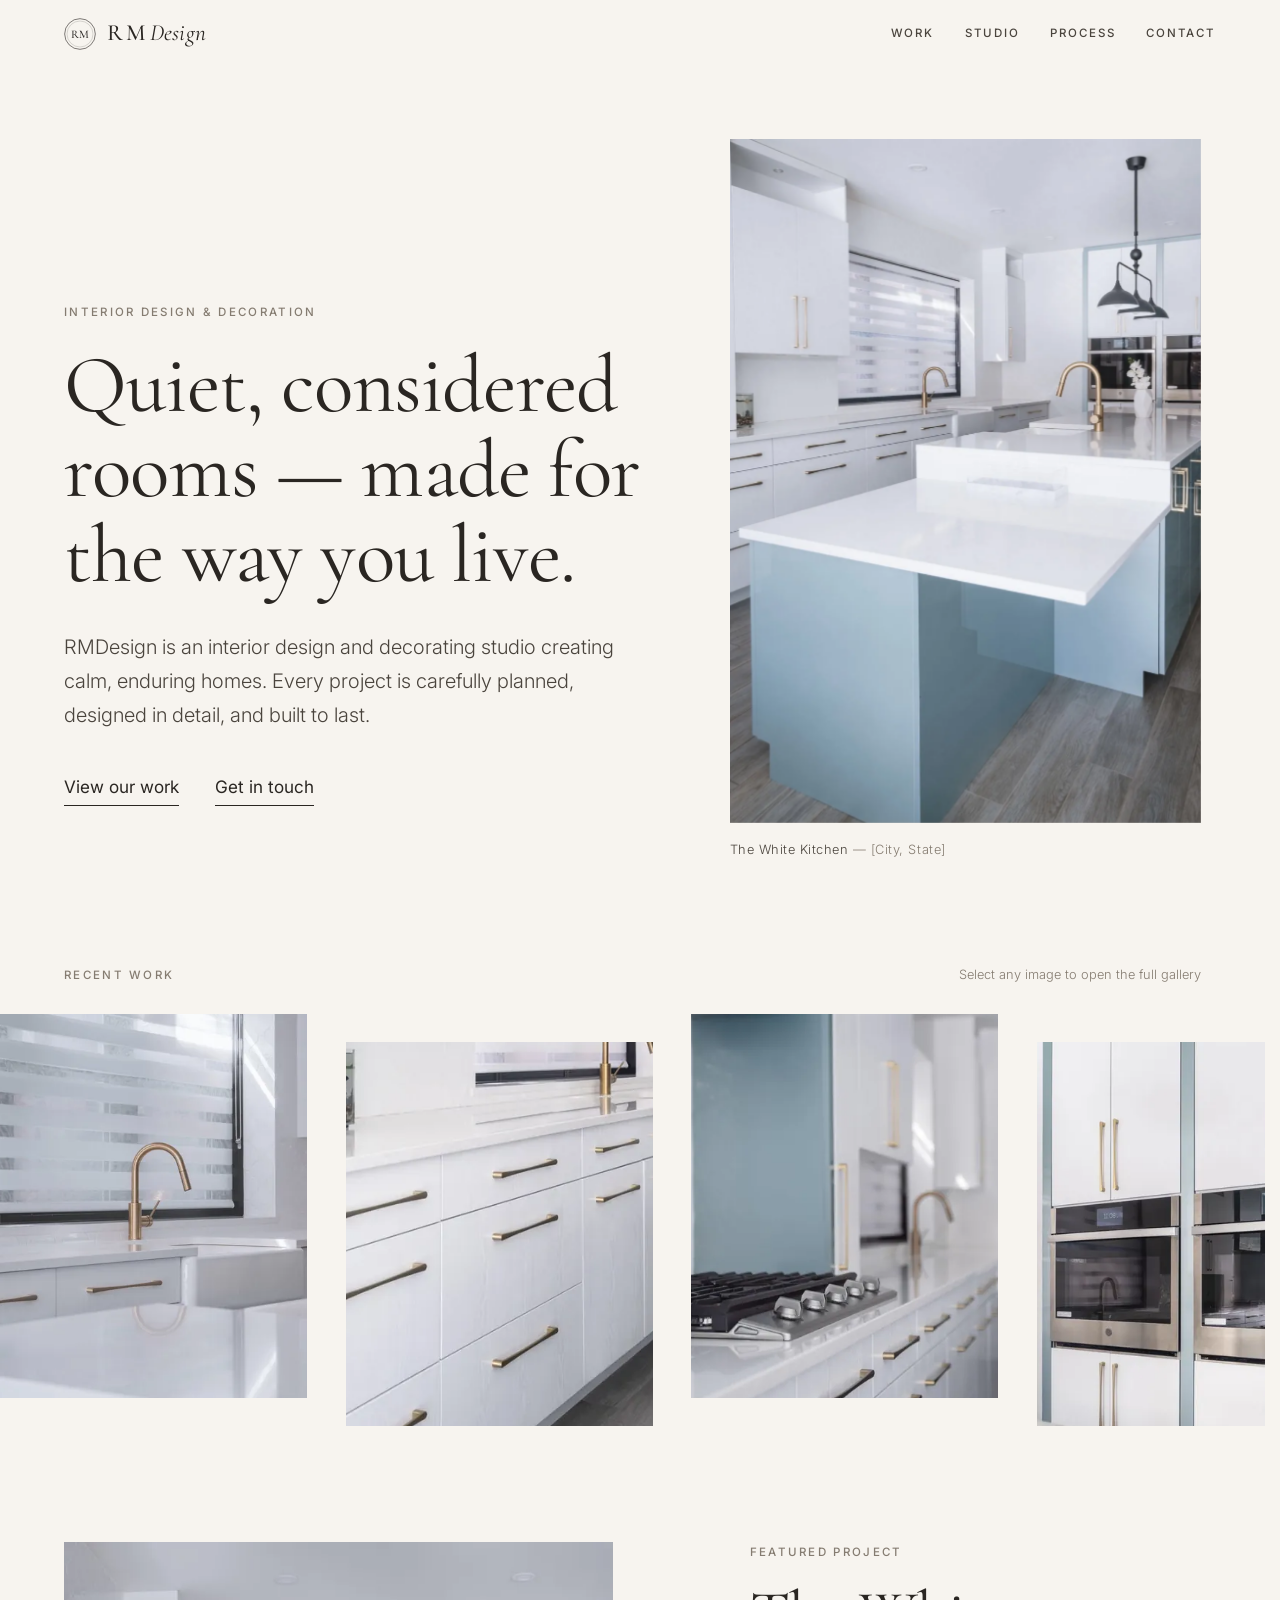
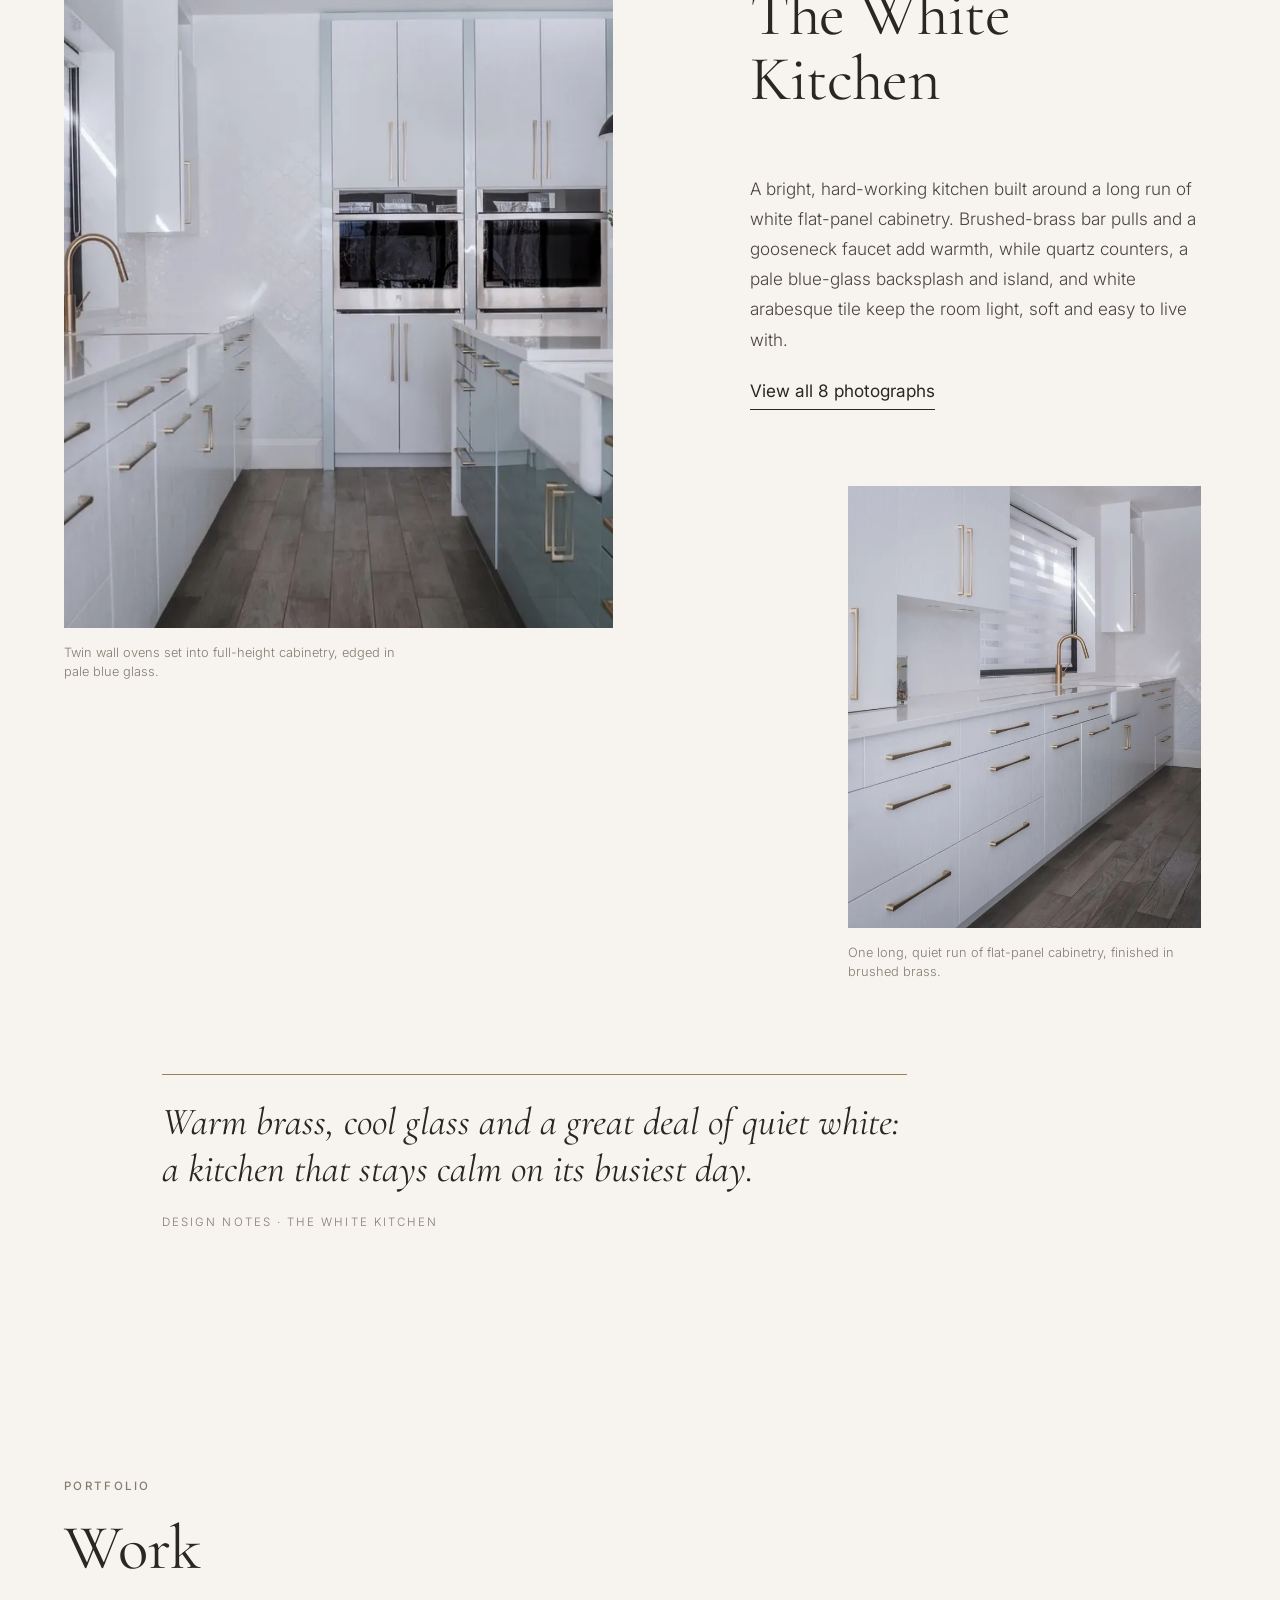
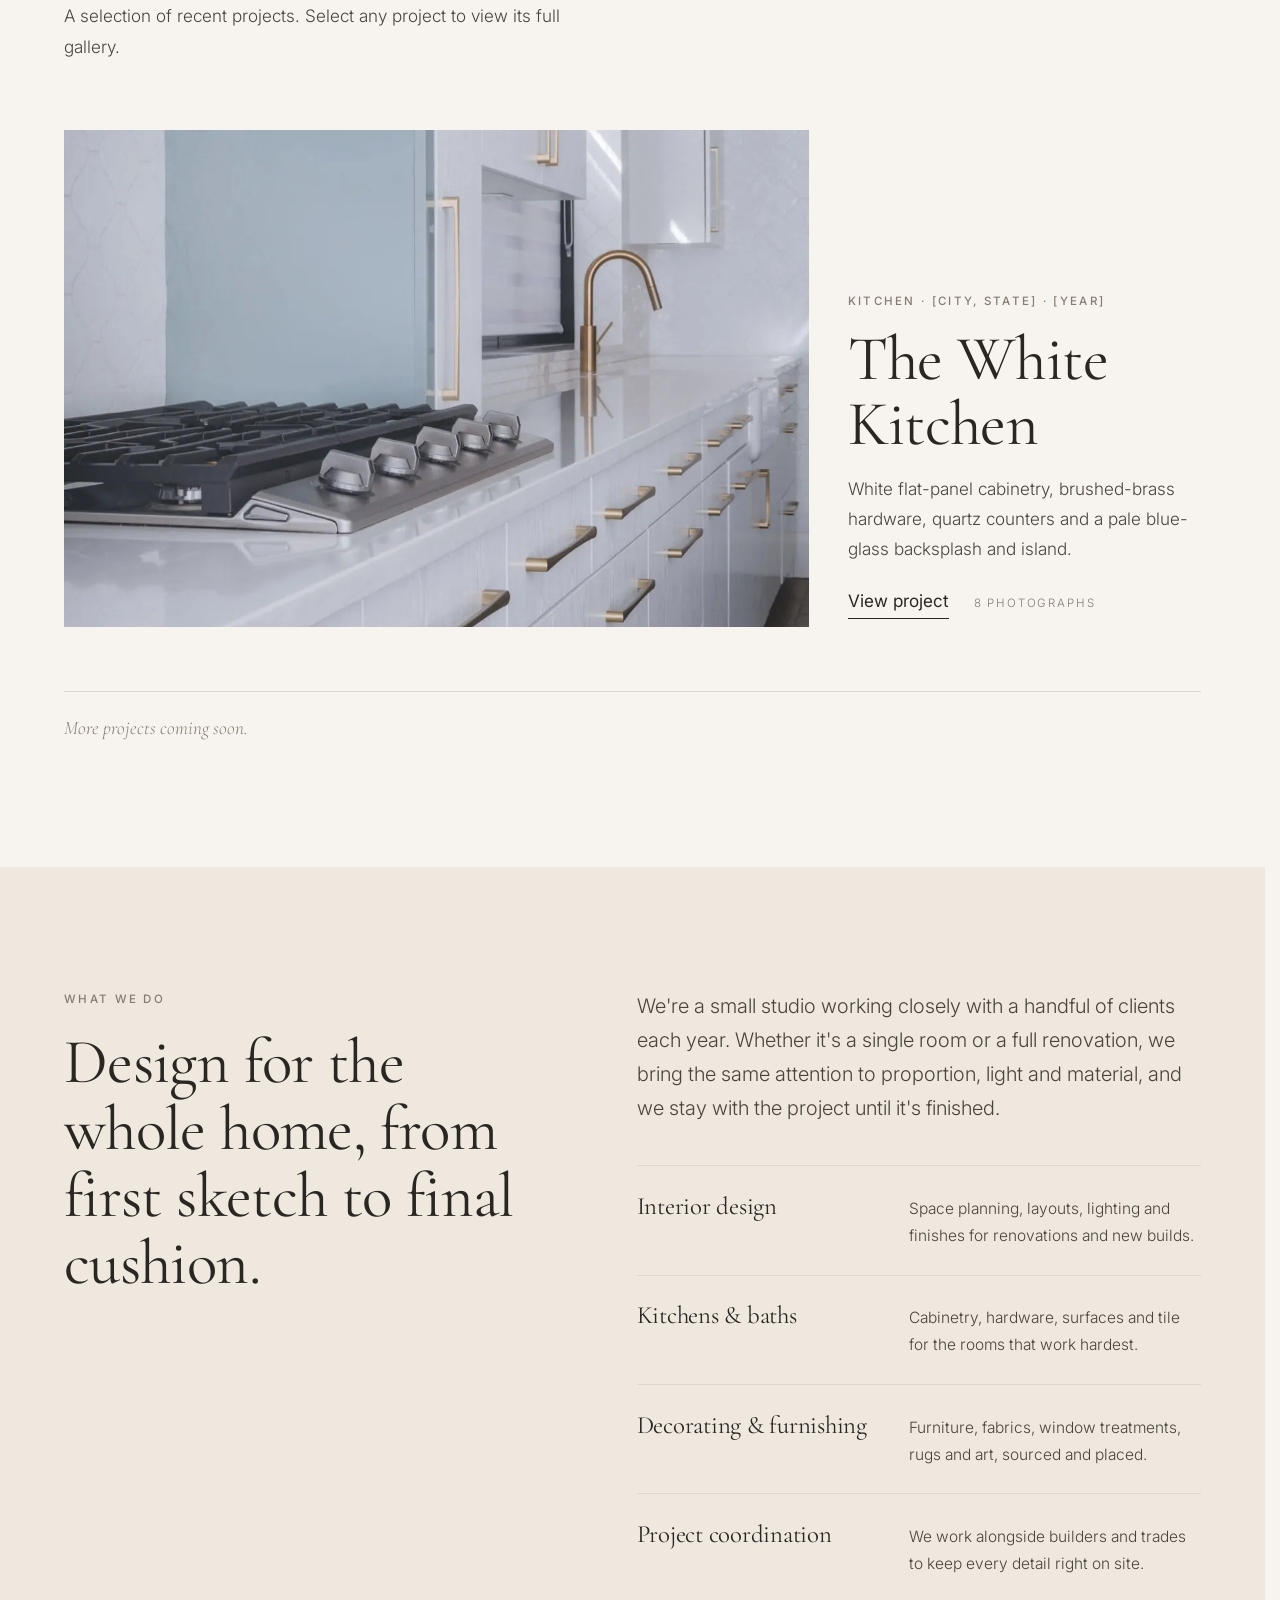
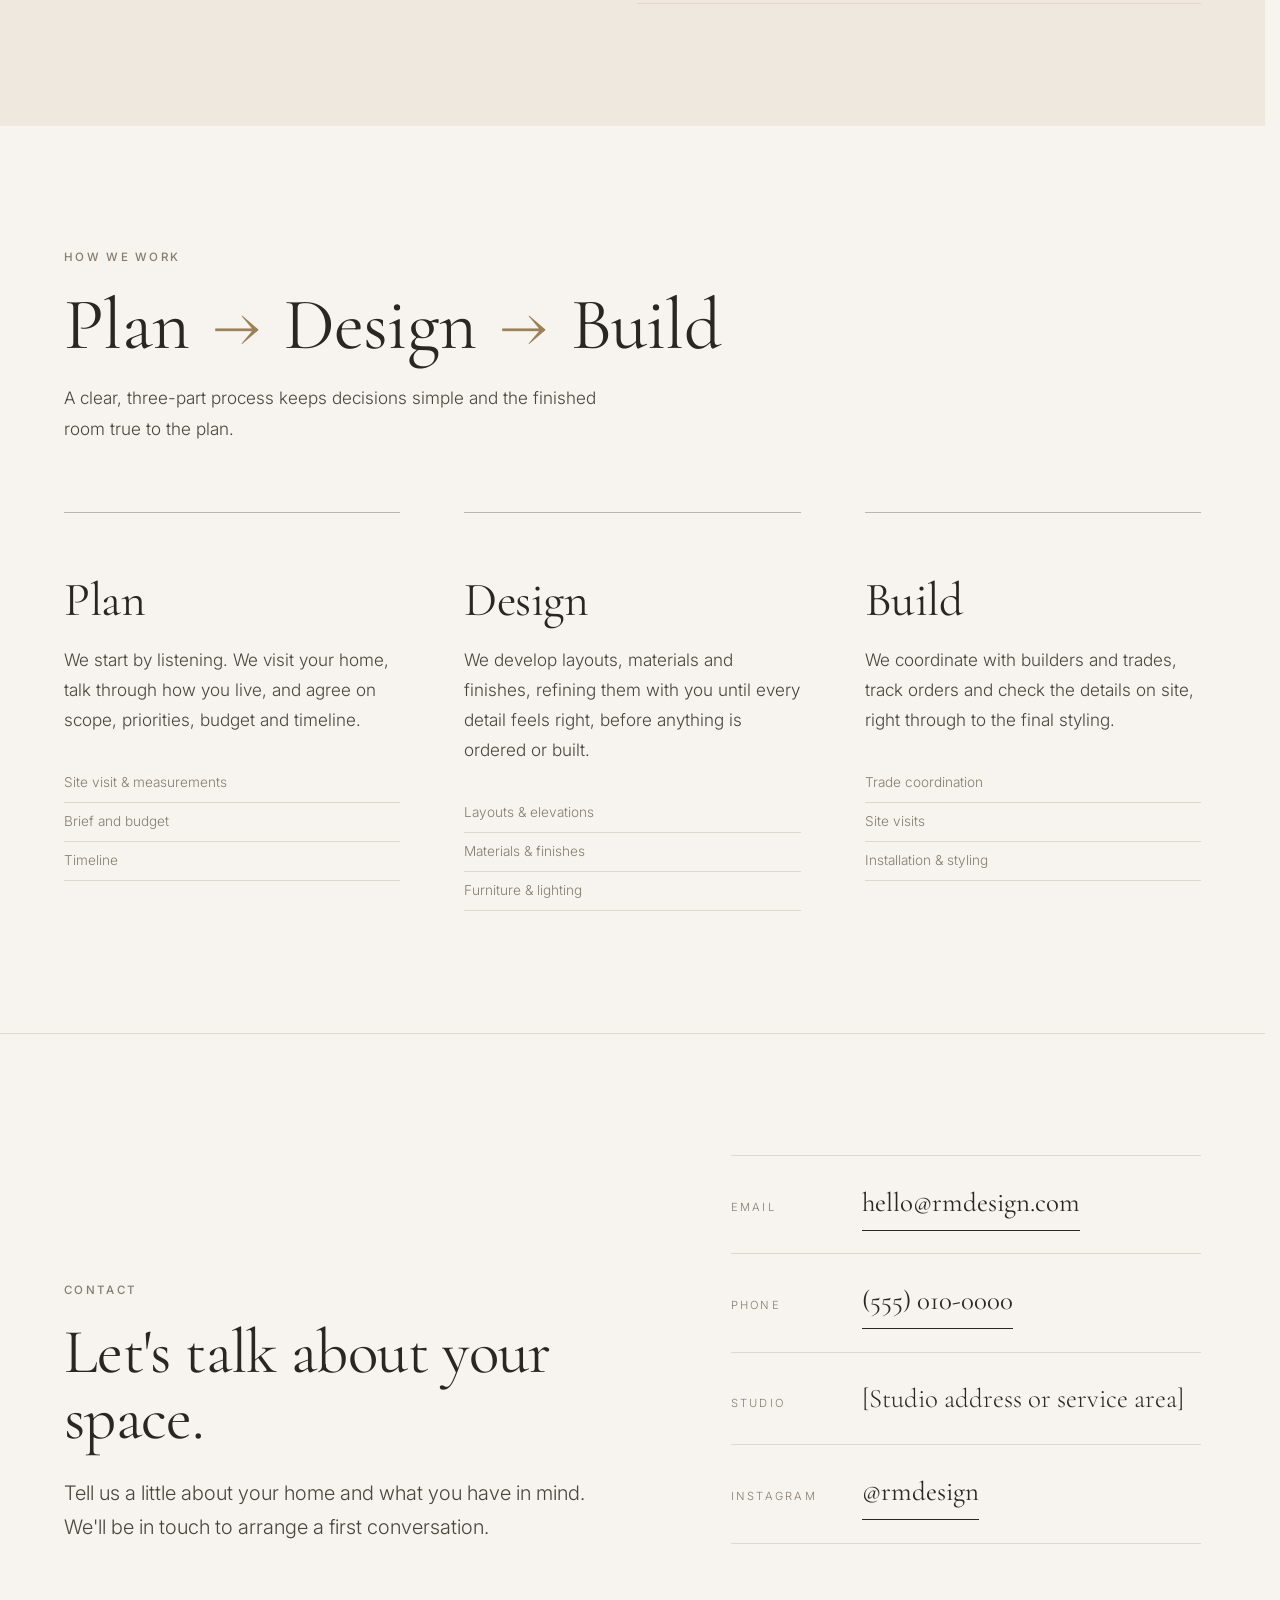
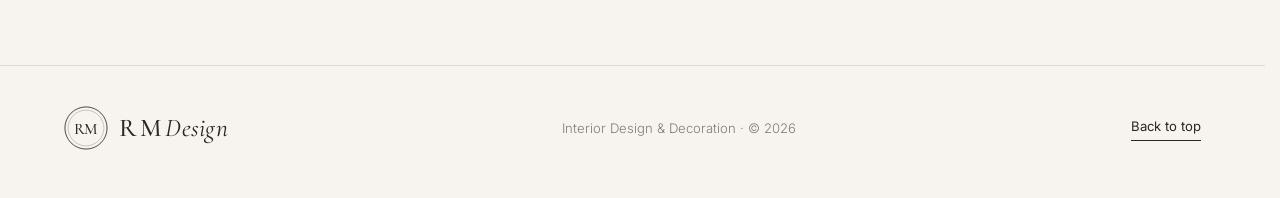
<file: index.html>
<!doctype html>
<html lang="en">
<head>
  <meta charset="utf-8">
  <meta name="viewport" content="width=device-width, initial-scale=1">
  <!-- FIRM NAME: "RMDesign" (unconfirmed). To change it, find & replace "RMDesign" / "rmdesign" in this file (see README.md) -->
  <title>RMDesign — Interior Design &amp; Decoration</title>
  <meta name="description" content="RMDesign is an interior design and decorating studio creating calm, considered homes. View our recent work.">
  <meta name="theme-color" content="#F7F4EF">
  <meta property="og:title" content="RMDesign — Interior Design &amp; Decoration">
  <meta property="og:description" content="Calm, considered interiors. View our recent work.">
  <meta property="og:type" content="website">
  <meta property="og:image" content="images/white-kitchen/07.jpg">
  <link rel="icon" type="image/svg+xml" href="favicon.svg">

  <link rel="preconnect" href="https://fonts.googleapis.com">
  <link rel="preconnect" href="https://fonts.gstatic.com" crossorigin>
  <link rel="stylesheet" href="https://fonts.googleapis.com/css2?family=Cormorant+Garamond:ital,wght@0,400;0,500;1,400&family=Inter:wght@300;400;500&display=swap">

  <link rel="preload" as="image" type="image/webp" href="images/white-kitchen/07.webp" fetchpriority="high">
  <link rel="stylesheet" href="css/styles.css">

  <!-- Enables scroll-reveal styles only when JS runs. If the main script
       never signals ready, everything is shown after 2.5s. -->
  <script>
    document.documentElement.classList.add('js');
    setTimeout(function () { if (!window.__siteReady) document.documentElement.classList.add('no-reveal'); }, 2500);
  </script>
</head>
<body id="top">
  <!-- BRAND MARK (interim). To use a real logo, replace the two
       <a class="brand"> blocks (header + footer) with an <img>, and favicon.svg. -->
  <svg width="0" height="0" style="position:absolute" aria-hidden="true" focusable="false">
    <symbol id="rm-mark" viewBox="0 0 48 48">
      <circle cx="24" cy="24" r="23" fill="none" stroke="currentColor" stroke-width=".9"/>
      <circle cx="24" cy="24" r="19.5" fill="none" stroke="currentColor" stroke-width=".45" opacity=".55"/>
      <text x="24" y="30.2" text-anchor="middle" fill="currentColor"
            font-family="'Cormorant Garamond', 'Iowan Old Style', Georgia, serif"
            font-size="17.5" font-weight="500" letter-spacing="-.6">RM</text>
    </symbol>
  </svg>
  <a class="skip" href="#main">Skip to content</a>

  <header class="site-header" id="site-header">
    <a class="brand" href="#top" aria-label="RMDesign, back to top">
      <svg class="brand-mark" aria-hidden="true"><use href="#rm-mark"/></svg>
      <span class="brand-name" aria-hidden="true"><span class="b-rm">RM</span><span class="b-design">Design</span></span>
    </a>
    <nav class="nav" aria-label="Primary">
      <a href="#work">Work</a>
      <a href="#studio">Studio</a>
      <a href="#process">Process</a>
      <a href="#contact">Contact</a>
    </nav>
  </header>

  <main id="main">

    <!-- ============ HERO ============ -->
    <section class="hero wrap" aria-labelledby="hero-title">
      <div class="hero-text">
        <p class="eyebrow rise" style="--d:.15s">Interior Design &amp; Decoration</p>
        <h1 id="hero-title" class="rise" style="--d:.3s">Quiet, considered rooms&nbsp;— made for the way you live.</h1>
        <p class="lead rise" style="--d:.45s">RMDesign is an interior design and decorating studio creating calm, enduring homes. Every project is carefully planned, designed in detail, and built to last.</p>
        <p class="hero-links rise" style="--d:.6s">
          <a class="link-line" href="#work">View our work</a>
          <a class="link-line" href="#contact">Get in touch</a>
        </p>
      </div>
      <figure class="hero-figure">
        <a class="hero-media" href="images/white-kitchen/07.jpg" data-project="the-white-kitchen" data-index="0" aria-label="Open The White Kitchen gallery">
          <picture>
            <source type="image/webp" srcset="images/white-kitchen/07-thumb.webp 640w, images/white-kitchen/07.webp 1125w" sizes="(min-width: 900px) 44vw, 100vw">
            <img src="images/white-kitchen/07.jpg" srcset="images/white-kitchen/07-thumb.jpg 640w, images/white-kitchen/07.jpg 1125w" sizes="(min-width: 900px) 44vw, 100vw"
                 width="1125" height="1395" alt="A white kitchen with a pale blue-glass island, white quartz counters, black pendants and brushed-brass hardware." fetchpriority="high" decoding="async">
          </picture>
        </a>
        <figcaption class="caption rise" style="--d:.9s">The White Kitchen <span>— [City, State]</span></figcaption>
      </figure>
    </section>

    <!-- ============ DRIFTING PROJECT STRIP (built by js/main.js) ============ -->
    <section class="strip-section" aria-labelledby="strip-title">
      <div class="wrap strip-head">
        <h2 id="strip-title" class="eyebrow">Recent work</h2>
        <p class="strip-hint">Select any image to open the full gallery</p>
      </div>
      <div class="strip" id="strip">
        <div class="strip-track" id="strip-track"></div>
      </div>
    </section>

    <!-- ============ FEATURED PROJECT ============ -->
    <section class="featured wrap section" aria-labelledby="featured-title">
      <div class="feature-grid">
        <figure class="f1">
          <a class="shot mask" href="images/white-kitchen/06.jpg" data-project="the-white-kitchen" data-index="1" aria-label="Open photo 2 of The White Kitchen">
            <picture>
              <source type="image/webp" srcset="images/white-kitchen/06-thumb.webp 640w, images/white-kitchen/06.webp 1125w" sizes="(min-width: 900px) 46vw, 100vw">
              <img src="images/white-kitchen/06-thumb.jpg" srcset="images/white-kitchen/06-thumb.jpg 640w, images/white-kitchen/06.jpg 1125w" sizes="(min-width: 900px) 46vw, 100vw"
                   width="1125" height="1390" loading="lazy" decoding="async" alt="View toward twin wall ovens in tall white cabinets, with the blue island in the foreground.">
            </picture>
          </a>
          <figcaption class="fig-cap reveal">Twin wall ovens set into full-height cabinetry, edged in pale blue glass.</figcaption>
        </figure>

        <div class="f-text">
          <p class="eyebrow reveal">Featured project</p>
          <h2 id="featured-title" class="reveal" style="--d:.08s">The White Kitchen</h2>
          <p class="meta reveal" style="--d:.16s">Kitchen &middot; [City, State] &middot; [Year]</p>
          <p class="reveal" style="--d:.24s">A bright, hard-working kitchen built around a long run of white flat-panel cabinetry. Brushed-brass bar pulls and a gooseneck faucet add warmth, while quartz counters, a pale blue-glass backsplash and island, and white arabesque tile keep the room light, soft and easy to live with.</p>
          <p class="reveal" style="--d:.32s"><a class="link-line" href="images/white-kitchen/07.jpg" data-project="the-white-kitchen" data-index="0">View all 8 photographs</a></p>
        </div>

        <!-- Studio's own design note (editable copy, not a client testimonial) -->
        <blockquote class="f-quote reveal">
          <p>Warm brass, cool glass and a great deal of quiet white: a kitchen that stays calm on its busiest day.</p>
          <footer>Design notes &middot; The White Kitchen</footer>
        </blockquote>

        <figure class="f2">
          <a class="shot mask" href="images/white-kitchen/03.jpg" data-project="the-white-kitchen" data-index="7" aria-label="Open photo 8 of The White Kitchen">
            <picture>
              <source type="image/webp" srcset="images/white-kitchen/03-thumb.webp 640w, images/white-kitchen/03.webp 1125w" sizes="(min-width: 900px) 30vw, 80vw">
              <img src="images/white-kitchen/03-thumb.jpg" srcset="images/white-kitchen/03-thumb.jpg 640w, images/white-kitchen/03.jpg 1125w" sizes="(min-width: 900px) 30vw, 80vw"
                   width="1125" height="1398" loading="lazy" decoding="async" alt="White perimeter cabinetry with brushed-brass pulls and a farmhouse sink beneath the window.">
            </picture>
          </a>
          <figcaption class="fig-cap reveal">One long, quiet run of flat-panel cabinetry, finished in brushed brass.</figcaption>
        </figure>
      </div>
    </section>

    <!-- ============ WORK ============ -->
    <section class="work wrap section" id="work" aria-labelledby="work-title">
      <header class="section-head">
        <p class="eyebrow reveal">Portfolio</p>
        <h2 id="work-title" class="reveal" style="--d:.08s">Work</h2>
        <p class="section-intro reveal" style="--d:.16s">A selection of recent projects. Select any project to view its full gallery.</p>
      </header>

      <!-- Cards are built from js/projects.js -->
      <div class="work-grid" id="work-grid">
        <noscript>
          <article class="card card-wide">
            <a class="card-link" href="images/white-kitchen/05.jpg">
              <div class="mask ratio-wide"><img src="images/white-kitchen/05-thumb.jpg" alt="Gas cooktop on a white quartz counter with a pale blue-glass backsplash." width="640" height="794" style="object-position:50% 62%"></div>
              <div class="card-wide-text"><p class="eyebrow">Kitchen &middot; [City, State] &middot; [Year]</p><h3>The White Kitchen</h3><p><span class="link-line">View project</span></p></div>
            </a>
          </article>
          <p class="coming-soon">More projects coming soon.</p>
        </noscript>
      </div>
    </section>

    <!-- ============ WHAT WE DO ============ -->
    <section class="studio section" id="studio" aria-labelledby="studio-title">
      <div class="wrap studio-grid">
        <div>
          <p class="eyebrow reveal">What we do</p>
          <h2 id="studio-title" class="reveal" style="--d:.08s">Design for the whole home, from first sketch to final cushion.</h2>
        </div>
        <div>
          <p class="lead reveal" style="--d:.16s">We're a small studio working closely with a handful of clients each year. Whether it's a single room or a full renovation, we bring the same attention to proportion, light and material, and we stay with the project until it's finished.</p>
          <ul class="services">
            <li class="reveal"><h3>Interior design</h3><p>Space planning, layouts, lighting and finishes for renovations and new builds.</p></li>
            <li class="reveal" style="--d:.06s"><h3>Kitchens &amp; baths</h3><p>Cabinetry, hardware, surfaces and tile for the rooms that work hardest.</p></li>
            <li class="reveal" style="--d:.12s"><h3>Decorating &amp; furnishing</h3><p>Furniture, fabrics, window treatments, rugs and art, sourced and placed.</p></li>
            <li class="reveal" style="--d:.18s"><h3>Project coordination</h3><p>We work alongside builders and trades to keep every detail right on site.</p></li>
          </ul>
        </div>
      </div>
    </section>

    <!-- ============ HOW WE WORK: PLAN → DESIGN → BUILD ============ -->
    <section class="process wrap section" id="process" aria-labelledby="process-title">
      <header class="section-head process-head">
        <p class="eyebrow reveal">How we work</p>
        <h2 id="process-title" class="process-title reveal" style="--d:.08s">
          Plan <span class="arrow" aria-hidden="true">&rarr;</span> Design <span class="arrow" aria-hidden="true">&rarr;</span> Build
        </h2>
        <p class="section-intro reveal" style="--d:.16s">A clear, three-part process keeps decisions simple and the finished room true to the plan.</p>
      </header>

      <ol class="steps">
        <li class="step">
          <span class="rule reveal-line" aria-hidden="true"></span>
          <p class="step-no reveal">01</p>
          <h3 class="reveal" style="--d:.06s">Plan</h3>
          <p class="reveal" style="--d:.12s">We start by listening. We visit your home, talk through how you live, and agree on scope, priorities, budget and timeline.</p>
          <ul class="step-list reveal" style="--d:.18s">
            <li>Site visit &amp; measurements</li>
            <li>Brief and budget</li>
            <li>Timeline</li>
          </ul>
        </li>
        <li class="step">
          <span class="rule reveal-line" style="--d:.12s" aria-hidden="true"></span>
          <p class="step-no reveal" style="--d:.12s">02</p>
          <h3 class="reveal" style="--d:.18s">Design</h3>
          <p class="reveal" style="--d:.24s">We develop layouts, materials and finishes, refining them with you until every detail feels right, before anything is ordered or built.</p>
          <ul class="step-list reveal" style="--d:.3s">
            <li>Layouts &amp; elevations</li>
            <li>Materials &amp; finishes</li>
            <li>Furniture &amp; lighting</li>
          </ul>
        </li>
        <li class="step">
          <span class="rule reveal-line" style="--d:.24s" aria-hidden="true"></span>
          <p class="step-no reveal" style="--d:.24s">03</p>
          <h3 class="reveal" style="--d:.3s">Build</h3>
          <p class="reveal" style="--d:.36s">We coordinate with builders and trades, track orders and check the details on site, right through to the final styling.</p>
          <ul class="step-list reveal" style="--d:.42s">
            <li>Trade coordination</li>
            <li>Site visits</li>
            <li>Installation &amp; styling</li>
          </ul>
        </li>
      </ol>
    </section>

    <!-- ============ CONTACT ============ -->
    <!-- PLACEHOLDER contact details: edit the email, phone, area and Instagram below -->
    <section class="contact section" id="contact" aria-labelledby="contact-title">
      <div class="wrap contact-grid">
        <div>
          <p class="eyebrow reveal">Contact</p>
          <h2 id="contact-title" class="reveal" style="--d:.08s">Let's talk about your space.</h2>
          <p class="lead reveal" style="--d:.16s">Tell us a little about your home and what you have in mind. We'll be in touch to arrange a first conversation.</p>
        </div>
        <dl class="contact-list">
          <div class="reveal">
            <dt>Email</dt>
            <dd><a class="link-line" href="mailto:hello@rmdesign.com">hello@rmdesign.com</a></dd>
          </div>
          <div class="reveal" style="--d:.06s">
            <dt>Phone</dt>
            <dd><a class="link-line" href="tel:+15550100000">(555) 010-0000</a></dd>
          </div>
          <div class="reveal" style="--d:.12s">
            <dt>Studio</dt>
            <dd>[Studio address or service area]</dd>
          </div>
          <div class="reveal" style="--d:.18s">
            <dt>Instagram</dt>
            <dd><a class="link-line" href="https://instagram.com/rmdesign" rel="noopener">@rmdesign</a></dd>
          </div>
        </dl>
      </div>
    </section>
  </main>

  <footer class="site-footer wrap">
    <a class="brand brand-lg" href="#top" aria-label="RMDesign, back to top">
      <svg class="brand-mark" aria-hidden="true"><use href="#rm-mark"/></svg>
      <span class="brand-name" aria-hidden="true"><span class="b-rm">RM</span><span class="b-design">Design</span></span>
    </a>
    <p>Interior Design &amp; Decoration &middot; &copy; <span id="year">2026</span></p>
    <p><a class="link-line" href="#top">Back to top</a></p>
  </footer>

  <!-- ============ FULL-SCREEN GALLERY ============ -->
  <div class="lb" id="lightbox" role="dialog" aria-modal="true" aria-labelledby="lb-title" hidden>
    <div class="lb-bar lb-top">
      <p class="lb-title"><span id="lb-title"></span> <span class="lb-meta" id="lb-meta"></span></p>
      <button class="lb-btn lb-close" type="button" id="lb-close">Close <span aria-hidden="true" class="x">&times;</span></button>
    </div>
    <div class="lb-stage" id="lb-stage">
      <div class="lb-track" id="lb-track"></div>
    </div>
    <div class="lb-bar lb-bottom">
      <button class="lb-btn lb-prev" type="button" id="lb-prev" aria-label="Previous photo"><span aria-hidden="true">&larr;</span> <span class="lb-label">Prev</span></button>
      <p class="lb-count" id="lb-count" aria-live="polite"></p>
      <button class="lb-btn lb-next" type="button" id="lb-next" aria-label="Next photo"><span class="lb-label">Next</span> <span aria-hidden="true">&rarr;</span></button>
    </div>
  </div>

  <script src="js/projects.js"></script>
  <script src="js/main.js"></script>
</body>
</html>
</file>
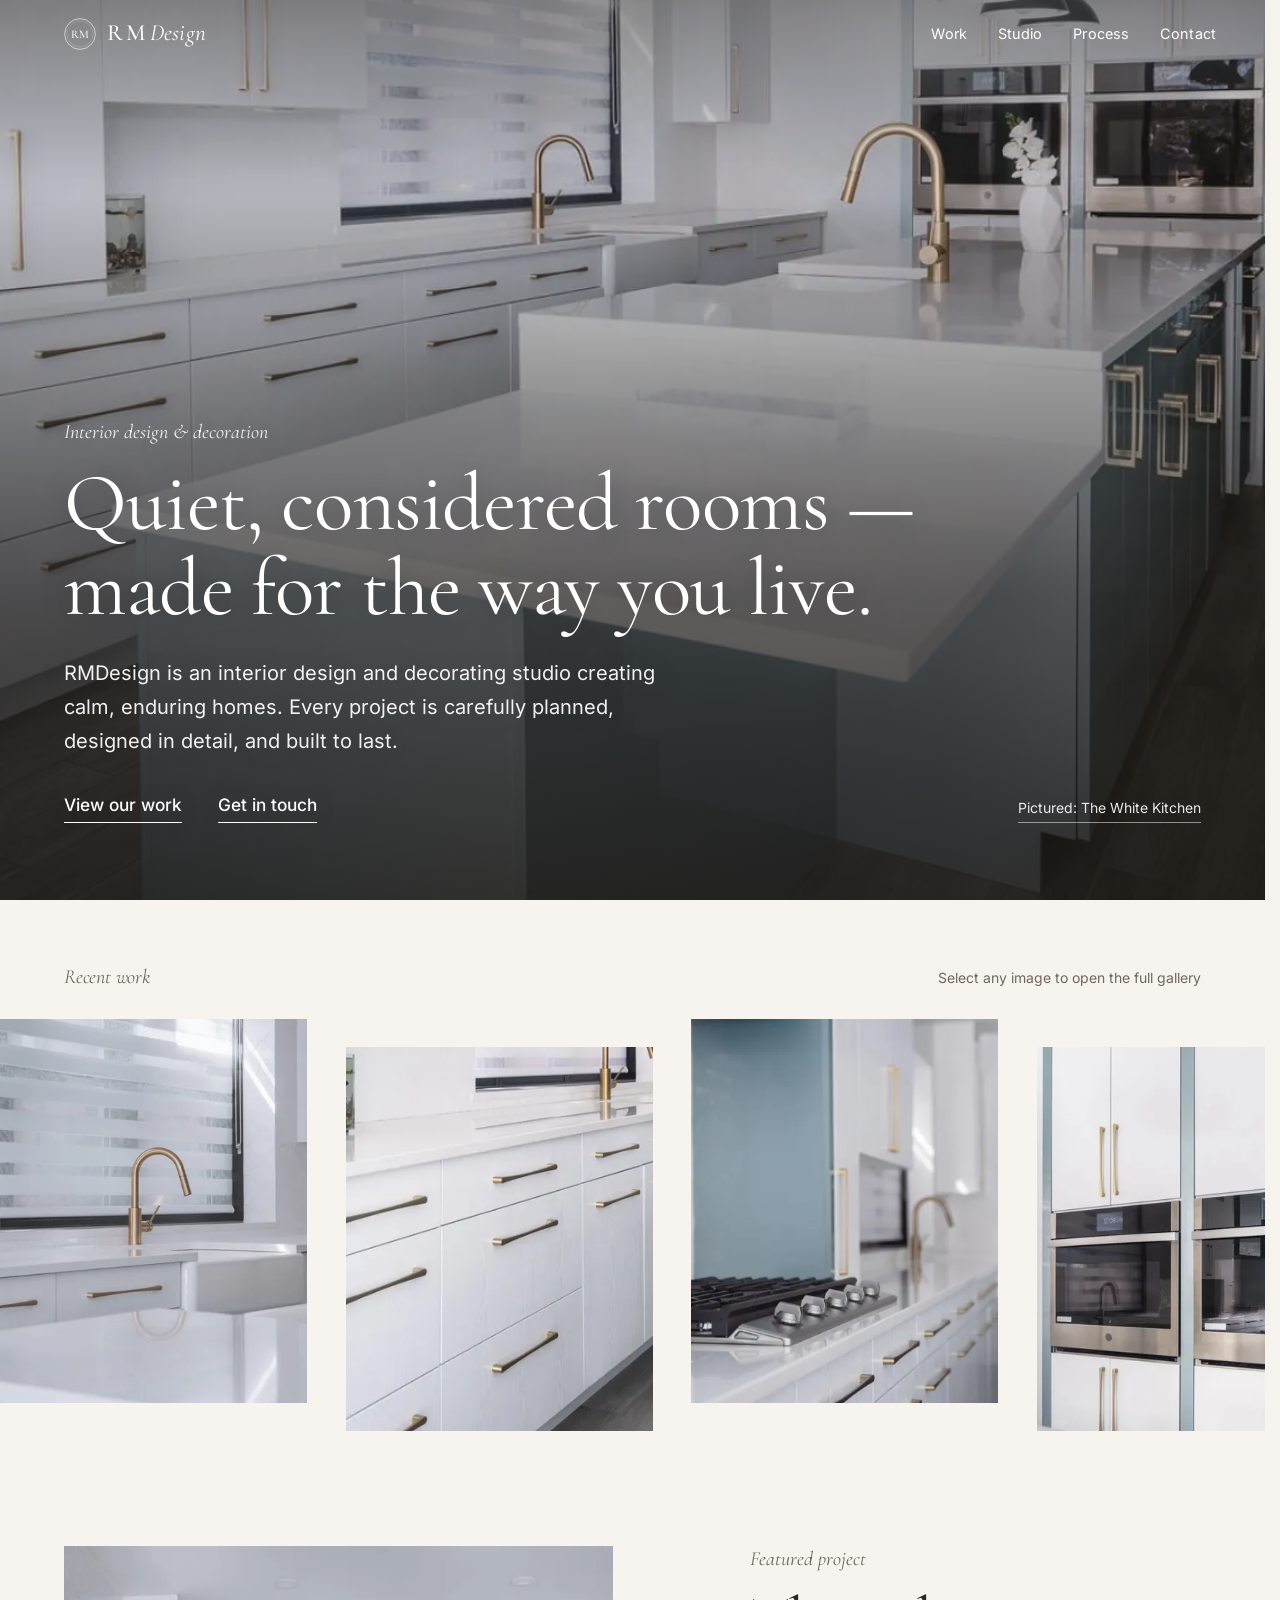
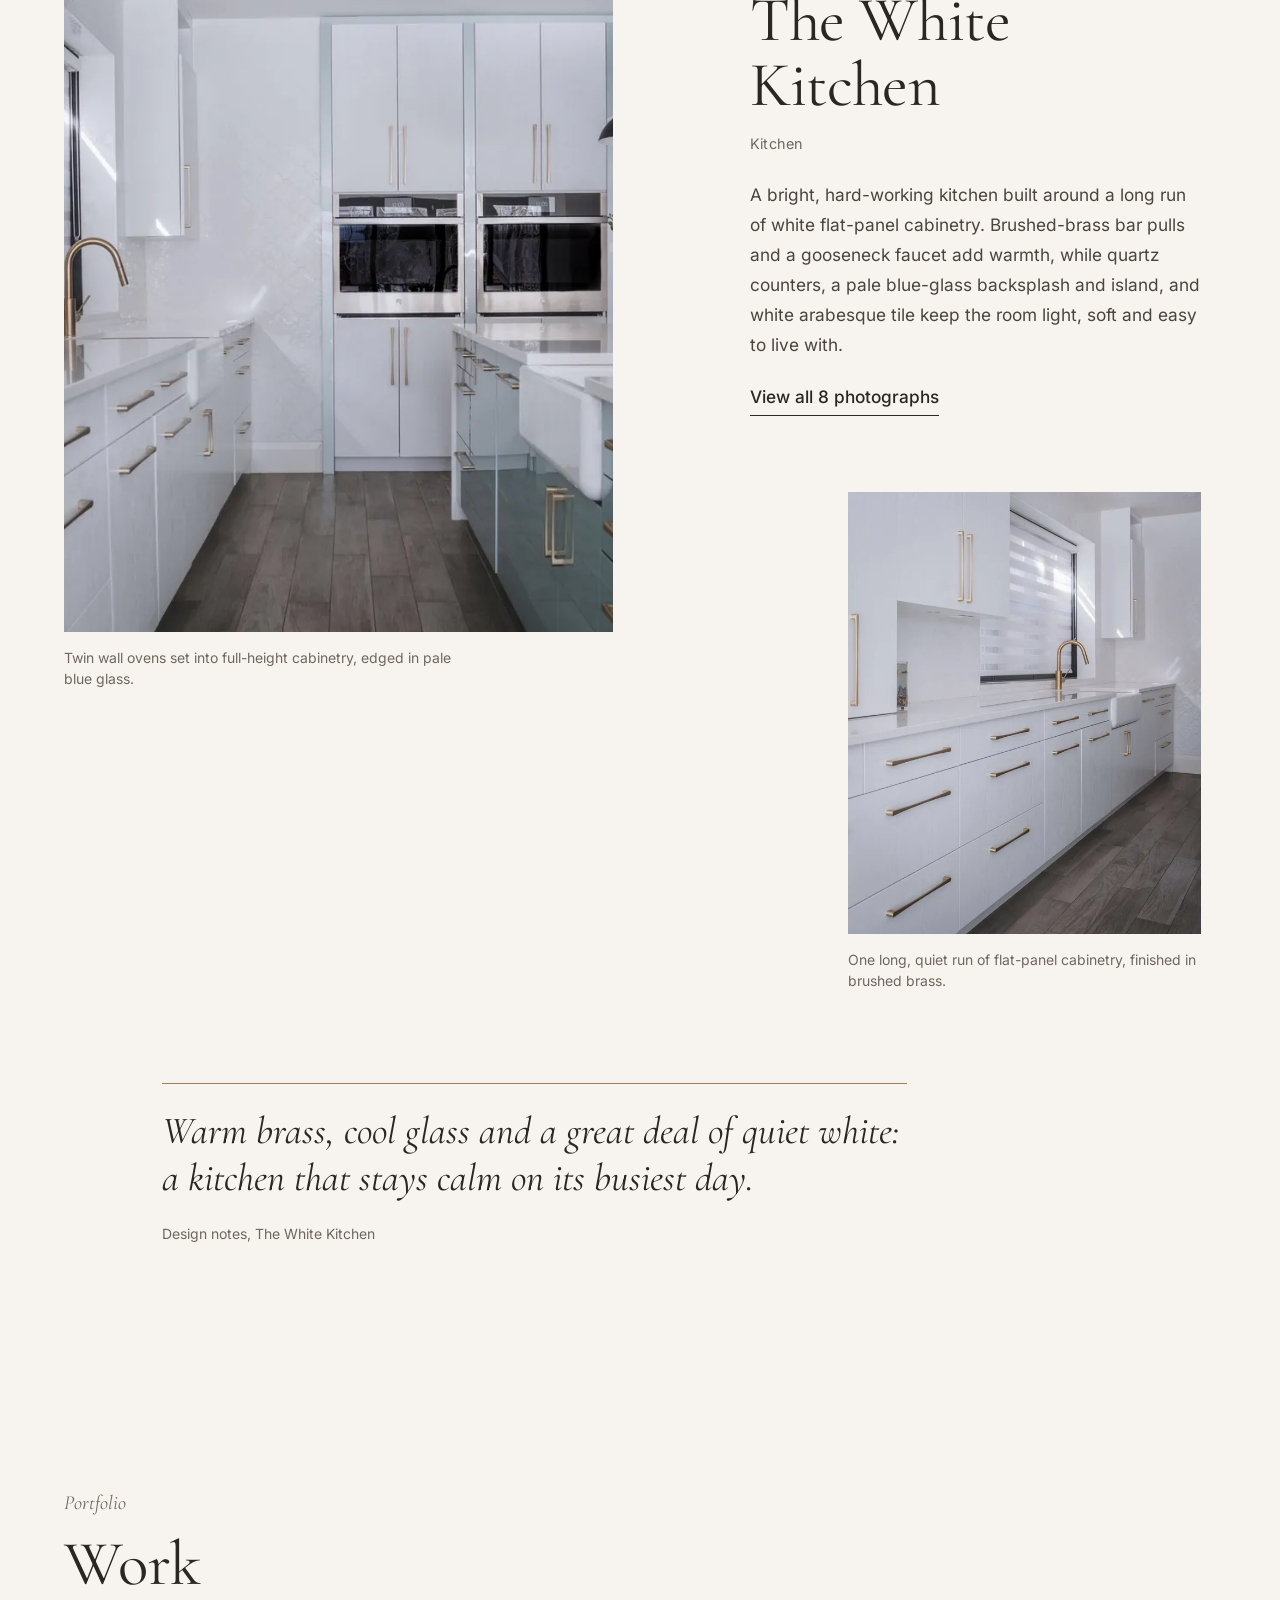
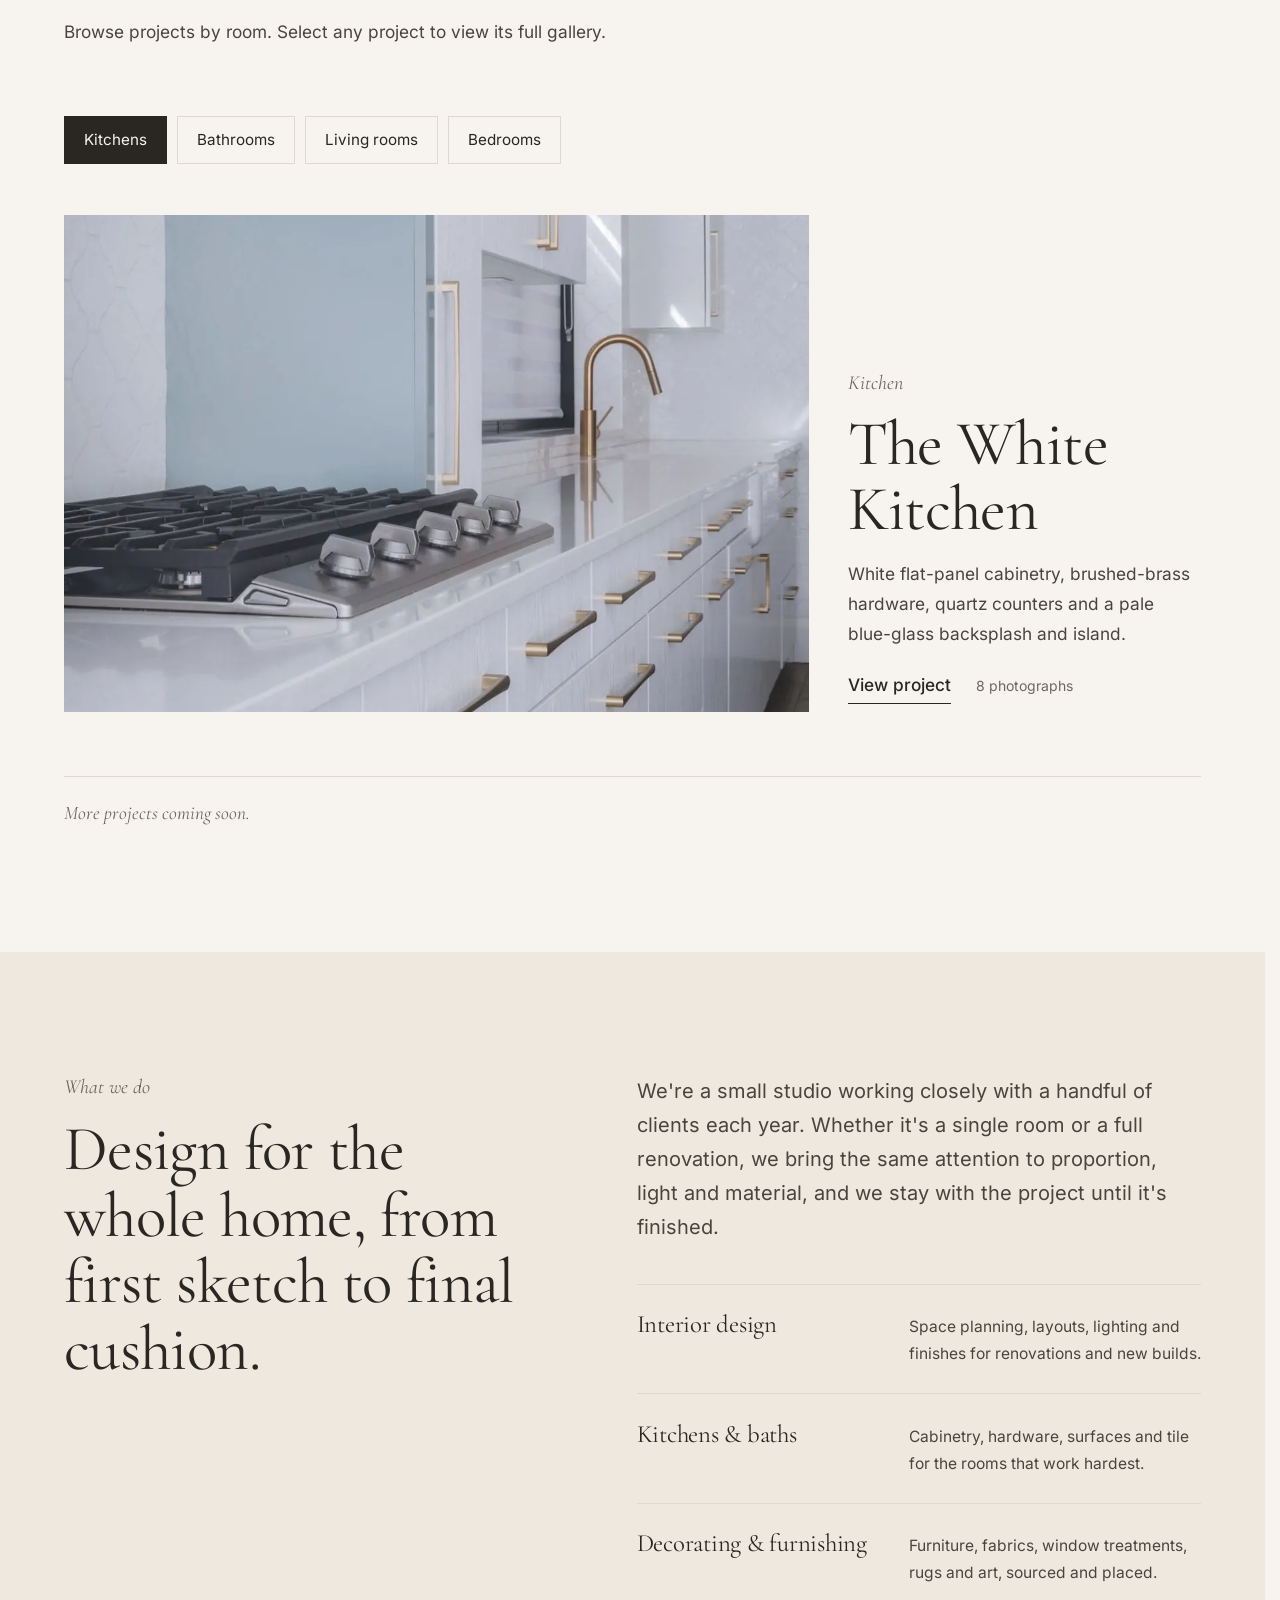
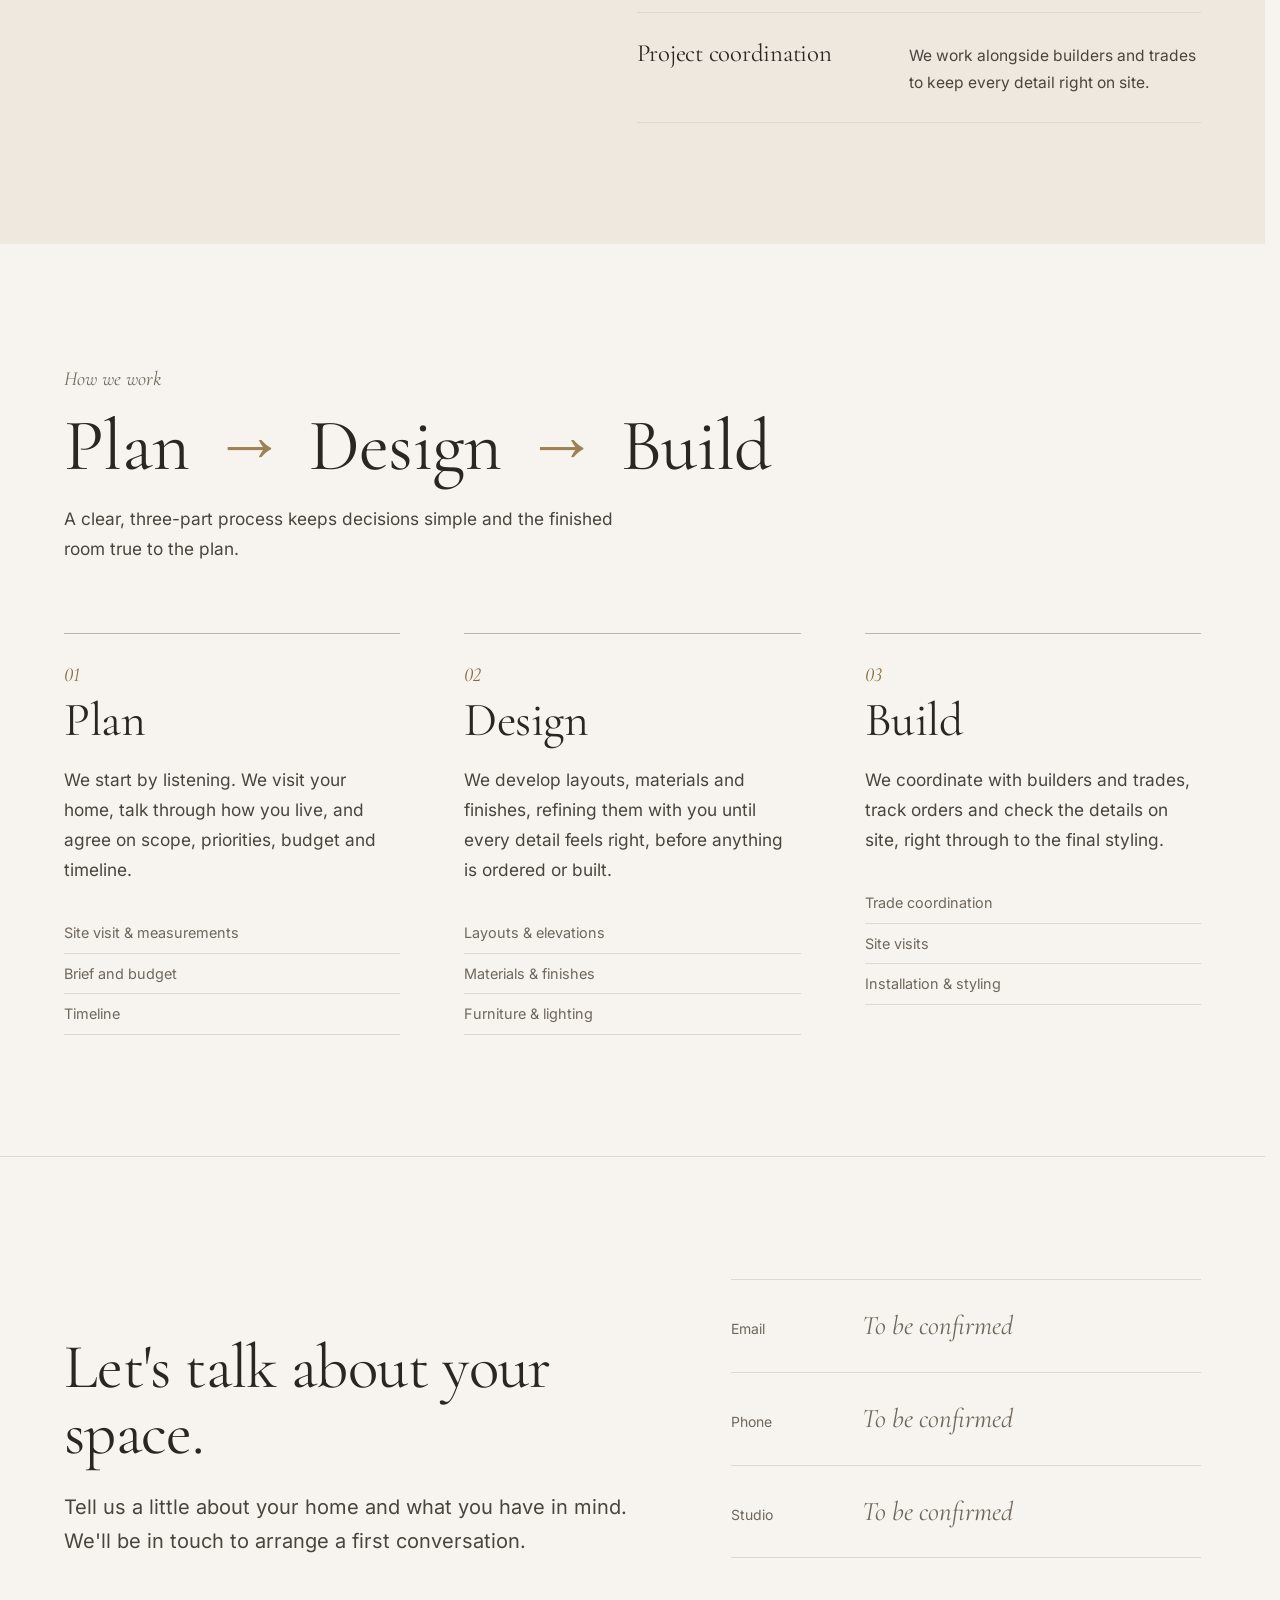
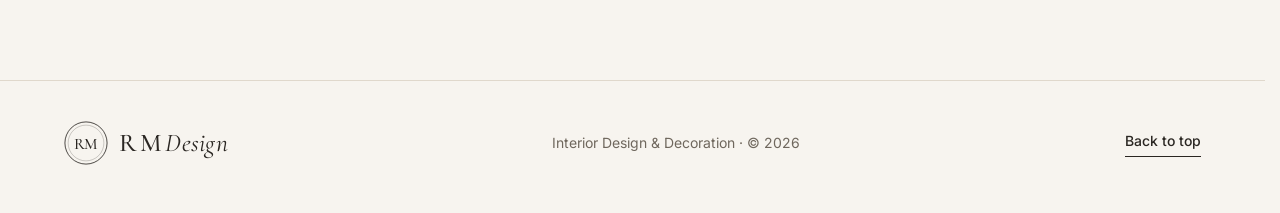
<file: preview-v1.1/index.html>
<!doctype html>
<html lang="en">
<head>
  <meta charset="utf-8">
  <meta name="viewport" content="width=device-width, initial-scale=1">
  <!-- FIRM NAME: "RMDesign" (unconfirmed). To change it, find & replace "RMDesign" / "rmdesign" in this file (see README.md) -->
  <title>RMDesign — Interior Design &amp; Decoration</title>
  <meta name="description" content="RMDesign is an interior design and decorating studio creating calm, considered homes. View our recent work.">
  <!-- PREVIEW ONLY: remove this line when copying to the live site -->
  <meta name="robots" content="noindex, nofollow">
  <meta name="theme-color" content="#F7F4EF">
  <meta property="og:title" content="RMDesign — Interior Design &amp; Decoration">
  <meta property="og:description" content="Calm, considered interiors. View our recent work.">
  <meta property="og:type" content="website">
  <meta property="og:image" content="https://wacqo.github.io/studio-site/preview-v1.1/images/white-kitchen/07.jpg">
  <meta property="og:image:width" content="1125">
  <meta property="og:image:height" content="1395">
  <meta name="twitter:card" content="summary_large_image">
  <link rel="icon" type="image/svg+xml" href="favicon.svg">

  <link rel="preload" as="image" type="image/webp" href="images/white-kitchen/07.webp" fetchpriority="high">
  <link rel="stylesheet" href="css/styles.css">

  <!-- Enables scroll-reveal styles only when JS runs. If the main script
       never signals ready, everything is shown after 2.5s. -->
  <script>
    document.documentElement.classList.add('js');
    setTimeout(function () { if (!window.__siteReady) document.documentElement.classList.add('no-reveal'); }, 2500);
  </script>
</head>
<body id="top">
  <!-- BRAND MARK (interim). To use a real logo, replace the two
       <a class="brand"> blocks (header + footer) with an <img>, and favicon.svg. -->
  <svg width="0" height="0" style="position:absolute" aria-hidden="true" focusable="false">
    <symbol id="rm-mark" viewBox="0 0 48 48">
      <circle cx="24" cy="24" r="23" fill="none" stroke="currentColor" stroke-width=".9"/>
      <circle cx="24" cy="24" r="19.5" fill="none" stroke="currentColor" stroke-width=".45" opacity=".55"/>
      <text x="24" y="30.2" text-anchor="middle" fill="currentColor"
            font-family="'Cormorant Garamond', 'Iowan Old Style', Georgia, serif"
            font-size="17.5" font-weight="500" letter-spacing="-.6">RM</text>
    </symbol>
  </svg>
  <a class="skip" href="#main">Skip to content</a>

  <header class="site-header" id="site-header">
    <a class="brand" href="#top" aria-label="RMDesign, back to top">
      <svg class="brand-mark" aria-hidden="true"><use href="#rm-mark"/></svg>
      <span class="brand-name" aria-hidden="true"><span class="b-rm">RM</span><span class="b-design">Design</span></span>
    </a>
    <nav class="nav" aria-label="Primary">
      <a href="#work">Work</a>
      <a href="#studio">Studio</a>
      <a href="#process">Process</a>
      <a href="#contact">Contact</a>
    </nav>
  </header>

  <main id="main">

    <!-- ============ HERO: full-screen photograph, words on top ============
         To change the opening photograph, replace the three image paths below
         (a wide photo of 2400px or more across looks best), and adjust
         "object-position" in css/styles.css (.hero-bg img) to choose which part shows. -->
    <section class="hero" aria-labelledby="hero-title">
      <div class="hero-bg" aria-hidden="true">
        <picture>
          <source type="image/webp" srcset="images/white-kitchen/07-thumb.webp 640w, images/white-kitchen/07.webp 1125w" sizes="100vw">
          <img src="images/white-kitchen/07.jpg" srcset="images/white-kitchen/07-thumb.jpg 640w, images/white-kitchen/07.jpg 1125w" sizes="100vw"
               width="1125" height="1395" alt="" fetchpriority="high" decoding="async">
        </picture>
      </div>
      <div class="hero-text">
        <p class="eyebrow rise" style="--d:.25s">Interior design &amp; decoration</p>
        <h1 id="hero-title" class="rise" style="--d:.4s">Quiet, considered rooms&nbsp;— made for the way you live.</h1>
        <p class="lead rise" style="--d:.55s">RMDesign is an interior design and decorating studio creating calm, enduring homes. Every project is carefully planned, designed in detail, and built to last.</p>
        <p class="hero-links rise" style="--d:.7s">
          <a class="link-line" href="#work">View our work</a>
          <a class="link-line" href="#contact">Get in touch</a>
        </p>
      </div>
      <!-- Add the location back as: The White Kitchen, City, Province -->
      <a class="hero-credit rise" style="--d:1s" href="images/white-kitchen/07.jpg" data-project="the-white-kitchen" data-index="0">Pictured: The White Kitchen</a>
    </section>

    <!-- ============ DRIFTING PROJECT STRIP (built by js/main.js) ============ -->
    <section class="strip-section" aria-labelledby="strip-title">
      <div class="wrap strip-head">
        <h2 id="strip-title" class="eyebrow">Recent work</h2>
        <p class="strip-hint">Select any image to open the full gallery</p>
      </div>
      <div class="strip" id="strip">
        <div class="strip-track" id="strip-track"></div>
      </div>
    </section>

    <!-- ============ FEATURED PROJECT ============ -->
    <section class="featured wrap section" id="featured" aria-labelledby="featured-title">
      <div class="feature-grid">
        <figure class="f1">
          <a class="shot mask" href="images/white-kitchen/06.jpg" data-project="the-white-kitchen" data-index="1" aria-label="Open photo 2 of The White Kitchen">
            <picture>
              <source type="image/webp" srcset="images/white-kitchen/06-thumb.webp 640w, images/white-kitchen/06.webp 1125w" sizes="(min-width: 900px) 46vw, 100vw">
              <img src="images/white-kitchen/06-thumb.jpg" srcset="images/white-kitchen/06-thumb.jpg 640w, images/white-kitchen/06.jpg 1125w" sizes="(min-width: 900px) 46vw, 100vw"
                   width="1125" height="1390" loading="lazy" decoding="async" alt="View toward twin wall ovens in tall white cabinets, with the blue island in the foreground.">
            </picture>
          </a>
          <figcaption class="fig-cap reveal">Twin wall ovens set into full-height cabinetry, edged in pale blue glass.</figcaption>
        </figure>

        <div class="f-text">
          <p class="eyebrow reveal">Featured project</p>
          <h2 id="featured-title" class="reveal" style="--d:.08s">The White Kitchen</h2>
          <!-- Add location and year back as: Kitchen &middot; City, Province &middot; Year -->
          <p class="meta reveal" style="--d:.16s">Kitchen</p>
          <p class="reveal" style="--d:.24s">A bright, hard-working kitchen built around a long run of white flat-panel cabinetry. Brushed-brass bar pulls and a gooseneck faucet add warmth, while quartz counters, a pale blue-glass backsplash and island, and white arabesque tile keep the room light, soft and easy to live with.</p>
          <p class="reveal" style="--d:.32s"><a class="link-line" href="images/white-kitchen/07.jpg" data-project="the-white-kitchen" data-index="0">View all 8 photographs</a></p>
        </div>

        <!-- Studio's own design note (editable copy, not a client testimonial) -->
        <blockquote class="f-quote reveal">
          <p>Warm brass, cool glass and a great deal of quiet white: a kitchen that stays calm on its busiest day.</p>
          <footer>Design notes, The White Kitchen</footer>
        </blockquote>

        <figure class="f2">
          <a class="shot mask" href="images/white-kitchen/03.jpg" data-project="the-white-kitchen" data-index="7" aria-label="Open photo 8 of The White Kitchen">
            <picture>
              <source type="image/webp" srcset="images/white-kitchen/03-thumb.webp 640w, images/white-kitchen/03.webp 1125w" sizes="(min-width: 900px) 30vw, 80vw">
              <img src="images/white-kitchen/03-thumb.jpg" srcset="images/white-kitchen/03-thumb.jpg 640w, images/white-kitchen/03.jpg 1125w" sizes="(min-width: 900px) 30vw, 80vw"
                   width="1125" height="1398" loading="lazy" decoding="async" alt="White perimeter cabinetry with brushed-brass pulls and a farmhouse sink beneath the window.">
            </picture>
          </a>
          <figcaption class="fig-cap reveal">One long, quiet run of flat-panel cabinetry, finished in brushed brass.</figcaption>
        </figure>
      </div>
    </section>

    <!-- ============ WORK ============ -->
    <!-- Projects are grouped by room. The list of rooms (ROOMS) and each project's
         room are set in js/projects.js; the buttons and cards build themselves. -->
    <section class="work wrap section" id="work" aria-labelledby="work-title">
      <header class="section-head">
        <p class="eyebrow reveal">Portfolio</p>
        <h2 id="work-title" class="reveal" style="--d:.08s">Work</h2>
        <p class="section-intro reveal" style="--d:.16s">Browse projects by room. Select any project to view its full gallery.</p>
      </header>

      <div class="rooms" id="rooms" role="group" aria-label="Show projects by room"></div>
      <p class="rooms-empty" id="rooms-empty" role="status" hidden></p>

      <!-- Cards are built from js/projects.js -->
      <div class="work-grid" id="work-grid">
        <noscript>
          <article class="card card-wide">
            <a class="card-link" href="images/white-kitchen/05.jpg">
              <div class="mask ratio-wide"><img src="images/white-kitchen/05-thumb.jpg" alt="Gas cooktop on a white quartz counter with a pale blue-glass backsplash." width="640" height="794" style="object-position:50% 62%"></div>
              <div class="card-wide-text"><p class="eyebrow">Kitchen</p><h3>The White Kitchen</h3><p><span class="link-line">View project</span></p></div>
            </a>
          </article>
          <p class="coming-soon">More projects coming soon.</p>
        </noscript>
      </div>
    </section>

    <!-- ============ WHAT WE DO ============ -->
    <section class="studio section" id="studio" aria-labelledby="studio-title">
      <div class="wrap studio-grid">
        <div>
          <p class="eyebrow reveal">What we do</p>
          <h2 id="studio-title" class="reveal" style="--d:.08s">Design for the whole home, from first sketch to final cushion.</h2>
        </div>
        <div>
          <p class="lead reveal" style="--d:.16s">We're a small studio working closely with a handful of clients each year. Whether it's a single room or a full renovation, we bring the same attention to proportion, light and material, and we stay with the project until it's finished.</p>
          <ul class="services">
            <li class="reveal"><h3>Interior design</h3><p>Space planning, layouts, lighting and finishes for renovations and new builds.</p></li>
            <li class="reveal" style="--d:.06s"><h3>Kitchens &amp; baths</h3><p>Cabinetry, hardware, surfaces and tile for the rooms that work hardest.</p></li>
            <li class="reveal" style="--d:.12s"><h3>Decorating &amp; furnishing</h3><p>Furniture, fabrics, window treatments, rugs and art, sourced and placed.</p></li>
            <li class="reveal" style="--d:.18s"><h3>Project coordination</h3><p>We work alongside builders and trades to keep every detail right on site.</p></li>
          </ul>
        </div>
      </div>
    </section>

    <!-- ============ HOW WE WORK: PLAN → DESIGN → BUILD ============ -->
    <section class="process wrap section" id="process" aria-labelledby="process-title">
      <header class="section-head process-head">
        <p class="eyebrow reveal">How we work</p>
        <h2 id="process-title" class="process-title reveal" style="--d:.08s">
          Plan <span class="arrow" aria-hidden="true">&rarr;</span> Design <span class="arrow" aria-hidden="true">&rarr;</span> Build
        </h2>
        <p class="section-intro reveal" style="--d:.16s">A clear, three-part process keeps decisions simple and the finished room true to the plan.</p>
      </header>

      <ol class="steps">
        <li class="step">
          <span class="rule reveal-line" aria-hidden="true"></span>
          <p class="step-no reveal">01</p>
          <h3 class="reveal" style="--d:.06s">Plan</h3>
          <p class="reveal" style="--d:.12s">We start by listening. We visit your home, talk through how you live, and agree on scope, priorities, budget and timeline.</p>
          <ul class="step-list reveal" style="--d:.18s">
            <li>Site visit &amp; measurements</li>
            <li>Brief and budget</li>
            <li>Timeline</li>
          </ul>
        </li>
        <li class="step">
          <span class="rule reveal-line" style="--d:.12s" aria-hidden="true"></span>
          <p class="step-no reveal" style="--d:.12s">02</p>
          <h3 class="reveal" style="--d:.18s">Design</h3>
          <p class="reveal" style="--d:.24s">We develop layouts, materials and finishes, refining them with you until every detail feels right, before anything is ordered or built.</p>
          <ul class="step-list reveal" style="--d:.3s">
            <li>Layouts &amp; elevations</li>
            <li>Materials &amp; finishes</li>
            <li>Furniture &amp; lighting</li>
          </ul>
        </li>
        <li class="step">
          <span class="rule reveal-line" style="--d:.24s" aria-hidden="true"></span>
          <p class="step-no reveal" style="--d:.24s">03</p>
          <h3 class="reveal" style="--d:.3s">Build</h3>
          <p class="reveal" style="--d:.36s">We coordinate with builders and trades, track orders and check the details on site, right through to the final styling.</p>
          <ul class="step-list reveal" style="--d:.42s">
            <li>Trade coordination</li>
            <li>Site visits</li>
            <li>Installation &amp; styling</li>
          </ul>
        </li>
      </ol>
    </section>

    <!-- ============ CONTACT ============ -->
    <!-- Contact details are awaiting the real email, phone, area and Instagram -->
    <section class="contact section" id="contact" aria-labelledby="contact-title">
      <div class="wrap contact-grid">
        <div>
          <h2 id="contact-title" class="reveal" style="--d:.08s">Let's talk about your space.</h2>
          <p class="lead reveal" style="--d:.16s">Tell us a little about your home and what you have in mind. We'll be in touch to arrange a first conversation.</p>
        </div>
        <dl class="contact-list">
          <div class="reveal">
            <dt>Email</dt>
            <!-- When confirmed: <dd><a class="link-line" href="mailto:NAME@DOMAIN">NAME@DOMAIN</a></dd> -->
            <dd class="tbc">To be confirmed</dd>
          </div>
          <div class="reveal" style="--d:.06s">
            <dt>Phone</dt>
            <!-- When confirmed: <dd><a class="link-line" href="tel:+1XXXXXXXXXX">(XXX) XXX-XXXX</a></dd> -->
            <dd class="tbc">To be confirmed</dd>
          </div>
          <div class="reveal" style="--d:.12s">
            <dt>Studio</dt>
            <!-- When confirmed: <dd>Studio address or service area</dd> -->
            <dd class="tbc">To be confirmed</dd>
          </div>
          <!-- Instagram hidden until the real handle is confirmed. To restore: remove these
               comment markers and replace both "rmdesign" values with the real handle.
          <div class="reveal" style="--d:.18s">
            <dt>Instagram</dt>
            <dd><a class="link-line" href="https://instagram.com/rmdesign" rel="noopener">@rmdesign</a></dd>
          </div>
          -->
        </dl>
      </div>
    </section>
  </main>

  <footer class="site-footer wrap">
    <a class="brand brand-lg" href="#top" aria-label="RMDesign, back to top">
      <svg class="brand-mark" aria-hidden="true"><use href="#rm-mark"/></svg>
      <span class="brand-name" aria-hidden="true"><span class="b-rm">RM</span><span class="b-design">Design</span></span>
    </a>
    <p>Interior Design &amp; Decoration &middot; &copy; <span id="year">2026</span></p>
    <p><a class="link-line" href="#top">Back to top</a></p>
  </footer>

  <!-- ============ FULL-SCREEN GALLERY ============ -->
  <div class="lb" id="lightbox" role="dialog" aria-modal="true" aria-labelledby="lb-title" hidden>
    <div class="lb-bar lb-top">
      <p class="lb-title"><span id="lb-title"></span> <span class="lb-meta" id="lb-meta"></span></p>
      <button class="lb-btn lb-close" type="button" id="lb-close">Close <span aria-hidden="true" class="x">&times;</span></button>
    </div>
    <div class="lb-stage" id="lb-stage">
      <div class="lb-track" id="lb-track"></div>
    </div>
    <div class="lb-bar lb-bottom">
      <button class="lb-btn lb-prev" type="button" id="lb-prev" aria-label="Previous photo"><span aria-hidden="true">&larr;</span> <span class="lb-label">Prev</span></button>
      <p class="lb-count" id="lb-count" aria-live="polite"></p>
      <button class="lb-btn lb-next" type="button" id="lb-next" aria-label="Next photo"><span class="lb-label">Next</span> <span aria-hidden="true">&rarr;</span></button>
    </div>
  </div>

  <script src="js/projects.js"></script>
  <script src="js/main.js"></script>
  <script src="js/rooms.js"></script>
</body>
</html>
</file>
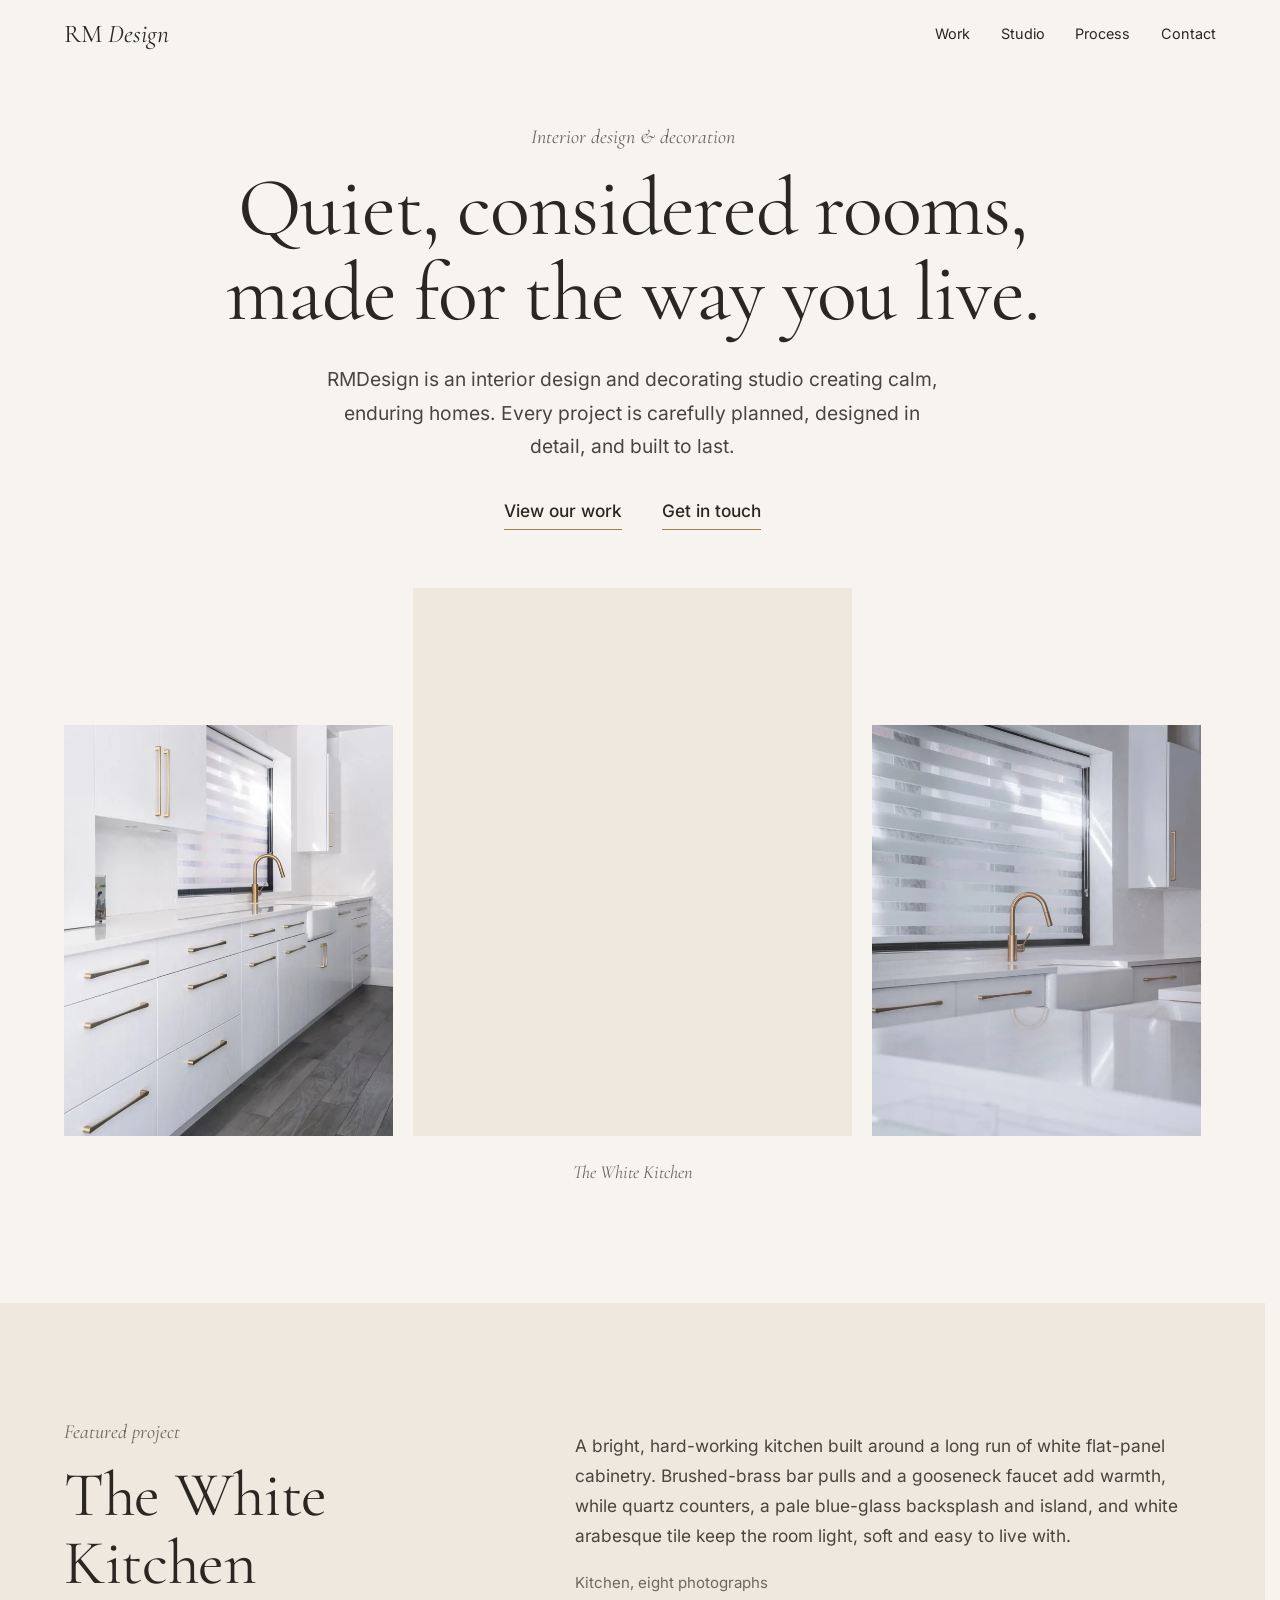
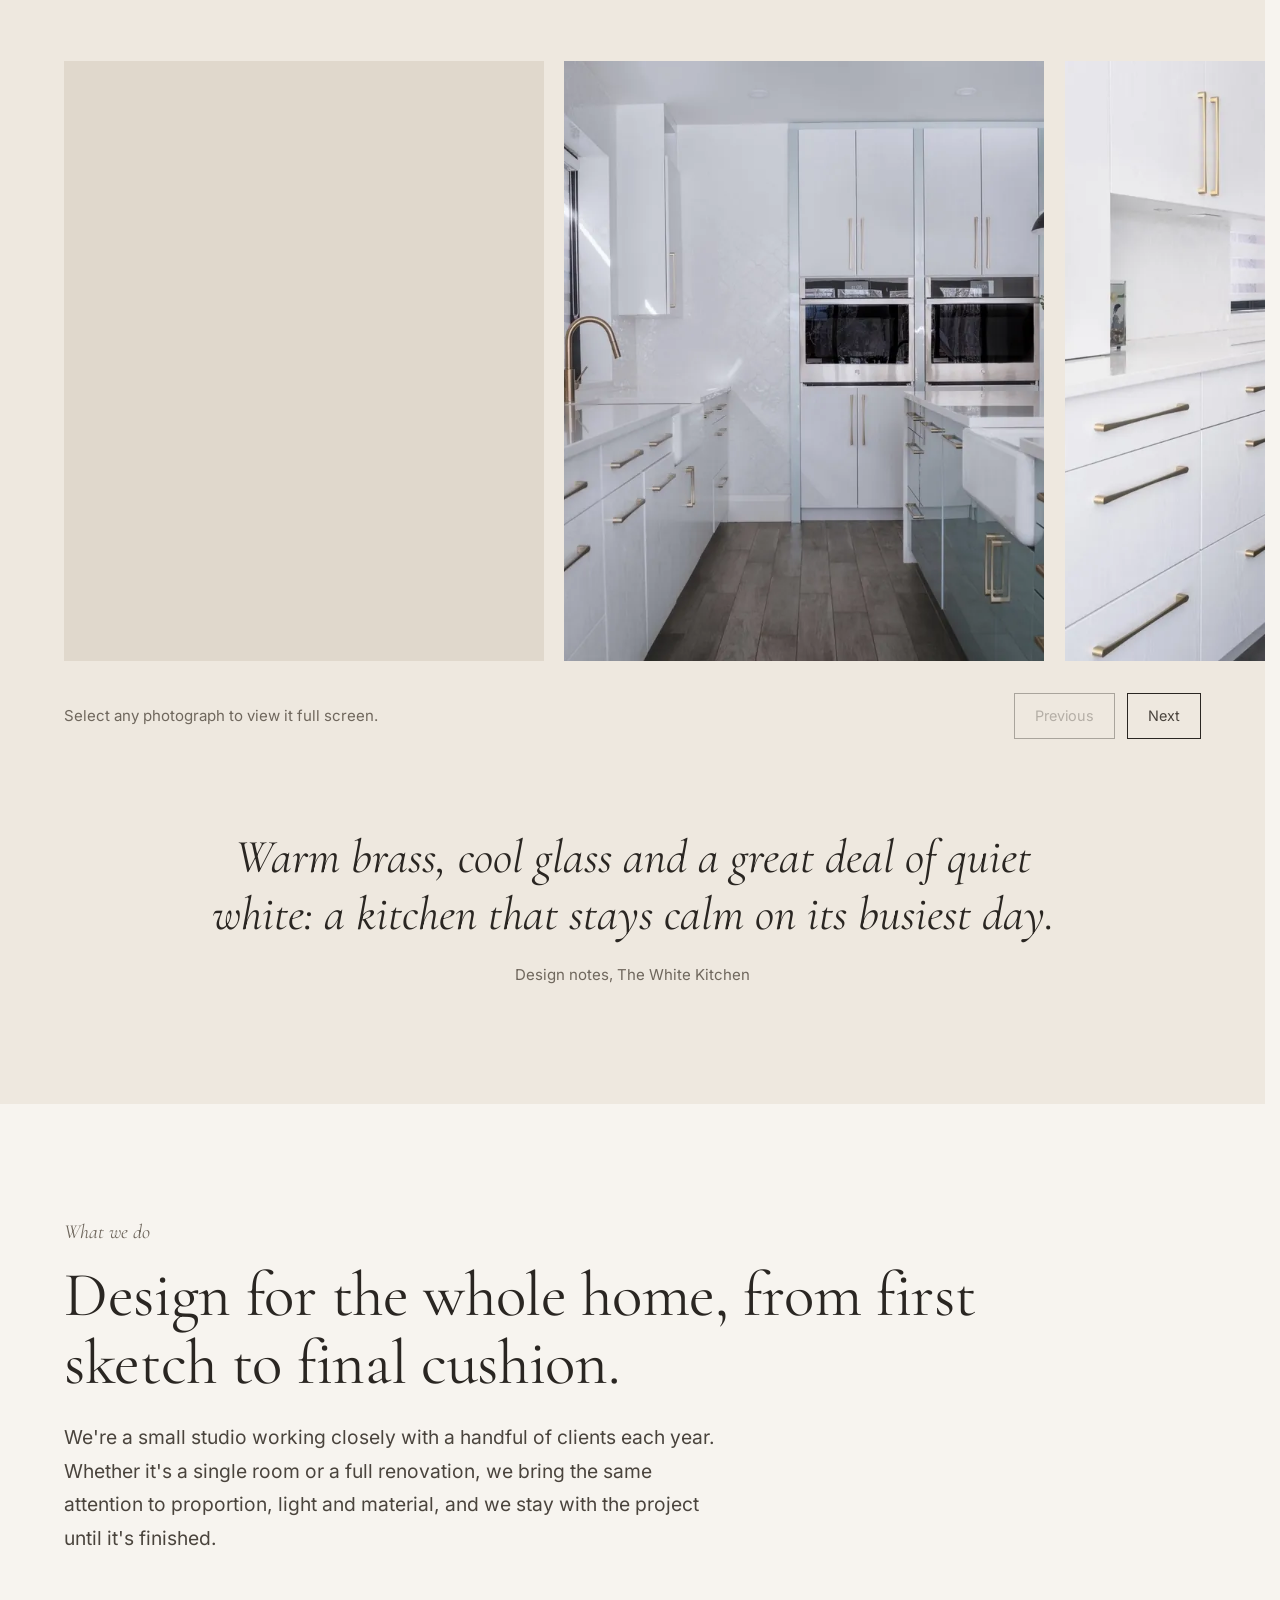
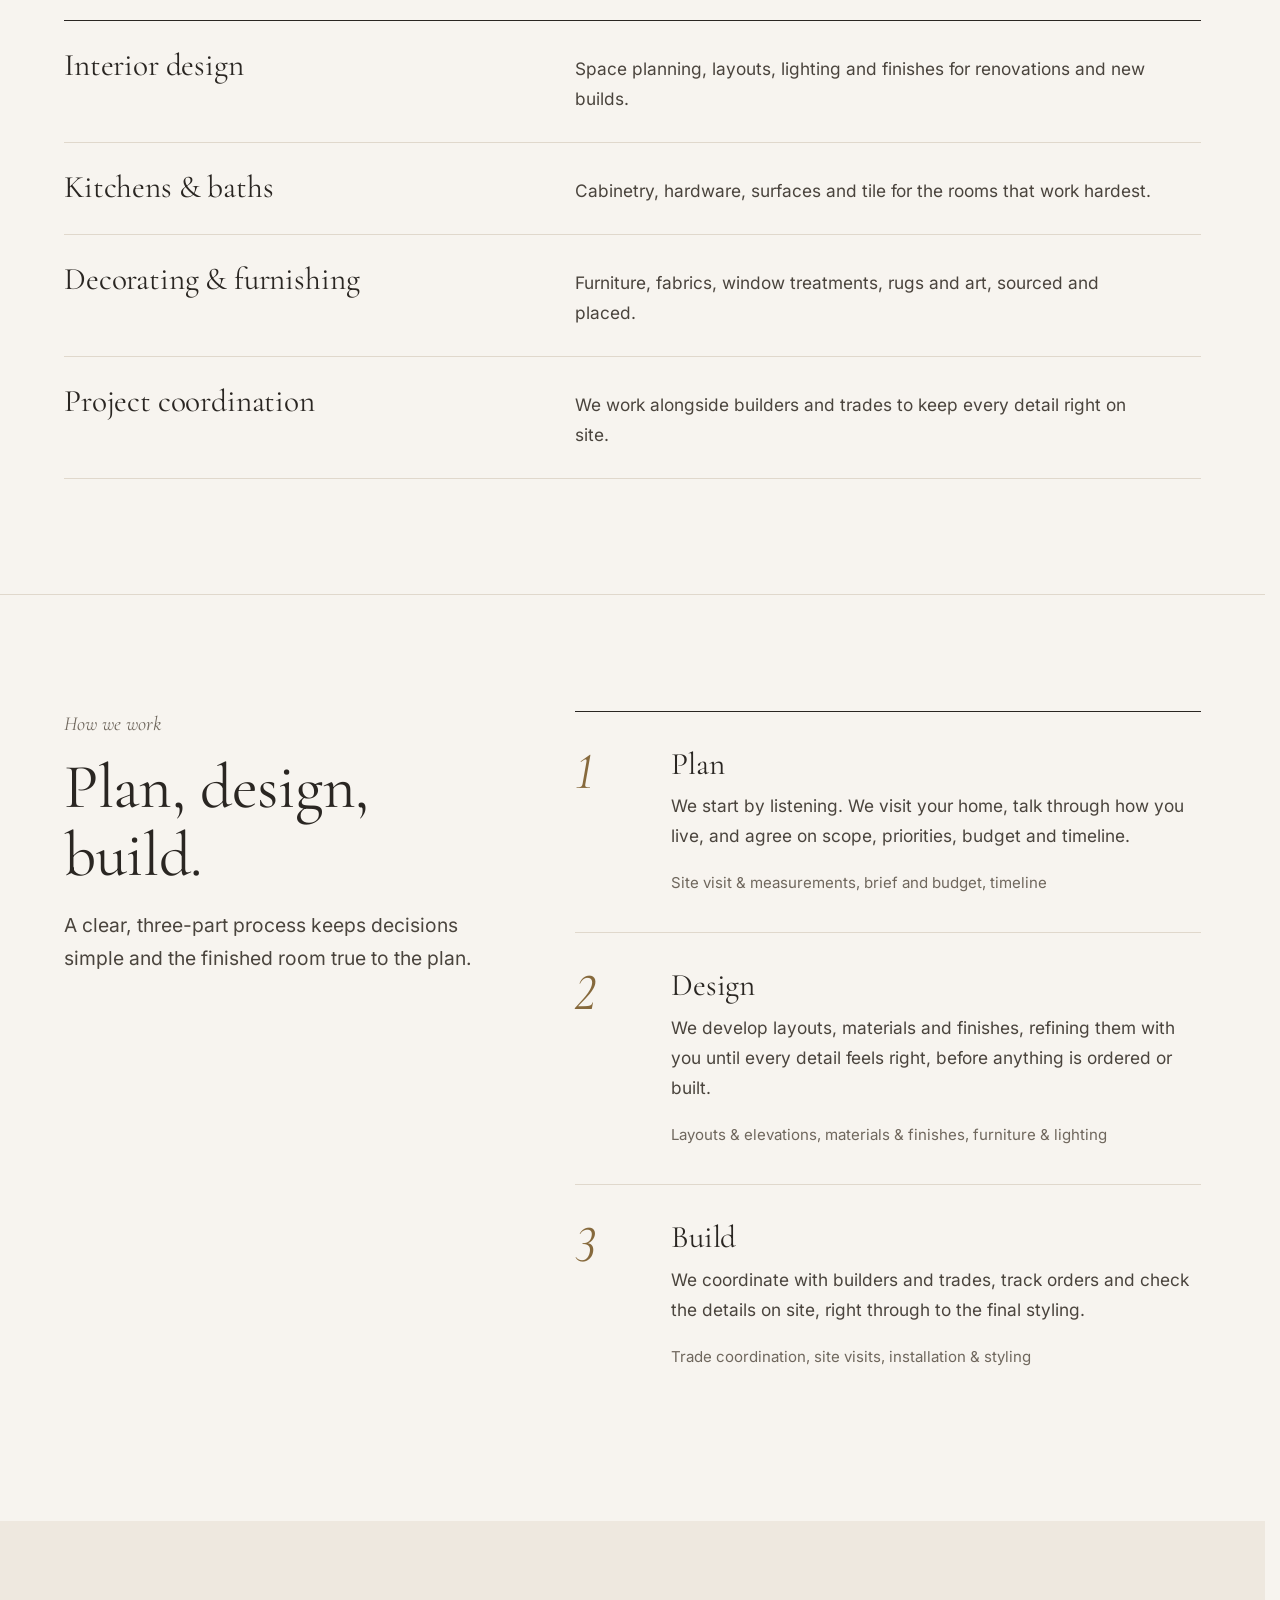
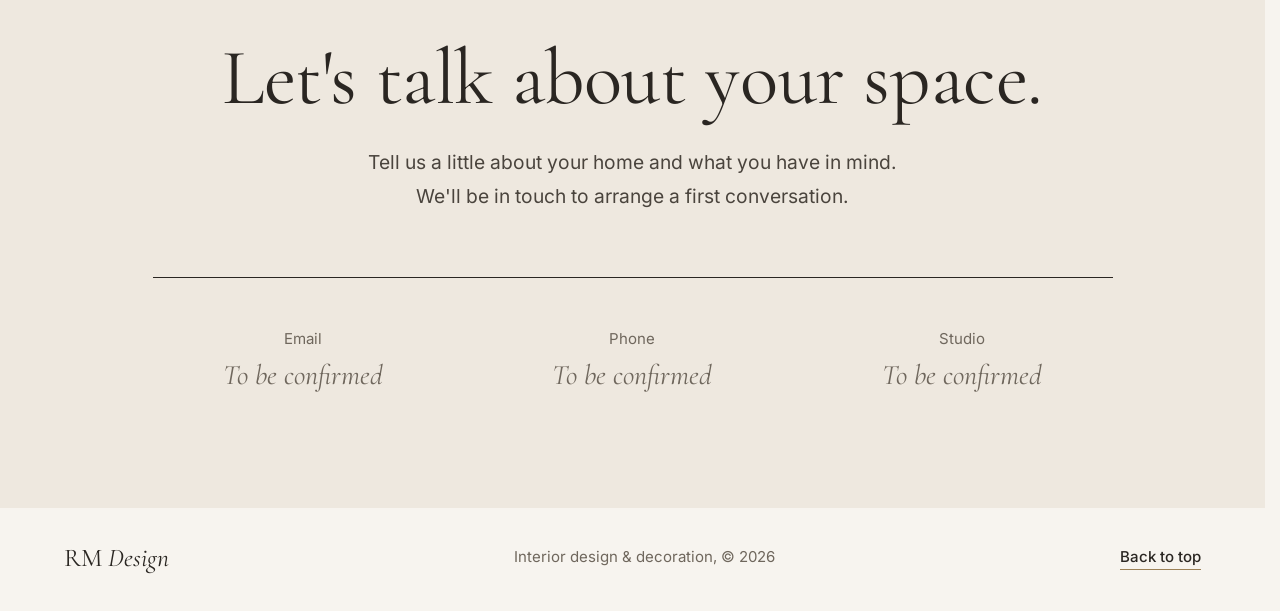
<file: preview-v2/index.html>
<!doctype html>
<html lang="en">
<head>
  <meta charset="utf-8">
  <meta name="viewport" content="width=device-width, initial-scale=1">
  <!-- VERSION 2 of the RMDesign site: the same warm, quiet feel as version 1 with a different layout. -->
  <!-- FIRM NAME: "RMDesign" (unconfirmed). To change it, find & replace "RMDesign" and "RM Design" in this file. -->
  <title>RMDesign — Interior Design &amp; Decoration</title>
  <meta name="description" content="RMDesign is an interior design and decorating studio creating calm, considered homes. View our recent work.">
  <!-- PREVIEW ONLY: remove this line when copying to the live site -->
  <meta name="robots" content="noindex, nofollow">
  <meta name="theme-color" content="#F7F4EF">
  <meta property="og:title" content="RMDesign — Interior Design &amp; Decoration">
  <meta property="og:description" content="Calm, considered interiors. View our recent work.">
  <meta property="og:type" content="website">
  <meta property="og:image" content="https://wacqo.github.io/studio-site/preview-v2/images/white-kitchen/07.jpg">
  <meta property="og:image:width" content="1125">
  <meta property="og:image:height" content="1395">
  <meta name="twitter:card" content="summary_large_image">
  <link rel="icon" type="image/svg+xml" href="favicon.svg">

  <link rel="preload" as="image" type="image/webp" href="images/white-kitchen/07.webp" fetchpriority="high">
  <link rel="stylesheet" href="css/styles.css">
</head>
<body id="top">
  <a class="skip" href="#main">Skip to content</a>

  <header class="site-header" id="site-header">
    <a class="brand" href="#top" aria-label="RMDesign, back to top">RM <em>Design</em></a>
    <nav class="nav" aria-label="Primary">
      <a href="#work">Work</a>
      <a href="#studio">Studio</a>
      <a href="#process">Process</a>
      <a href="#contact">Contact</a>
    </nav>
  </header>

  <main id="main">

    <!-- ============ HERO: centred words above three photographs ============ -->
    <section class="hero wrap" aria-labelledby="hero-title">
      <div class="hero-text">
        <p class="note">Interior design &amp; decoration</p>
        <h1 id="hero-title">Quiet, considered rooms, made for the way you live.</h1>
        <p class="lead">RMDesign is an interior design and decorating studio creating calm, enduring homes. Every project is carefully planned, designed in detail, and built to last.</p>
        <p class="hero-links">
          <a class="link-line" href="#work">View our work</a>
          <a class="link-line" href="#contact">Get in touch</a>
        </p>
      </div>

      <div class="triptych">
        <a class="tri tri-side" href="images/white-kitchen/02.jpg" data-project="the-white-kitchen" data-index="2" aria-label="Open The White Kitchen gallery at the cabinetry photograph">
          <img src="images/white-kitchen/02-thumb.jpg" srcset="images/white-kitchen/02-thumb.webp 640w, images/white-kitchen/02.webp 1125w" sizes="(min-width: 760px) 27vw, 46vw" width="640" height="800" decoding="async" alt="A long run of white flat-panel cabinets with brushed-brass bar pulls, a farmhouse sink and a wood-look plank floor.">
        </a>
        <a class="tri tri-main" href="images/white-kitchen/07.jpg" data-project="the-white-kitchen" data-index="0" aria-label="Open The White Kitchen gallery">
          <img src="images/white-kitchen/07.jpg" srcset="images/white-kitchen/07-thumb.webp 640w, images/white-kitchen/07.webp 1125w" sizes="(min-width: 760px) 36vw, 92vw" width="1125" height="1395" fetchpriority="high" decoding="async" alt="A white kitchen with a pale blue-glass island, white quartz counters, black pendants and brushed-brass hardware.">
        </a>
        <a class="tri tri-side" href="images/white-kitchen/01.jpg" data-project="the-white-kitchen" data-index="4" aria-label="Open The White Kitchen gallery at the faucet photograph">
          <img src="images/white-kitchen/01-thumb.jpg" srcset="images/white-kitchen/01-thumb.webp 640w, images/white-kitchen/01.webp 1125w" sizes="(min-width: 760px) 27vw, 46vw" width="640" height="800" decoding="async" alt="Brushed-brass gooseneck faucet at a white quartz counter beneath a wide window with layered shades.">
        </a>
      </div>
      <!-- Add the location back as: The White Kitchen, City, Province -->
      <p class="tri-caption">The White Kitchen</p>
    </section>

    <!-- ============ FEATURED PROJECT: a reel you move yourself ============ -->
    <section class="project section" id="work" aria-labelledby="project-title">
      <div class="wrap project-head">
        <div>
          <p class="note">Featured project</p>
          <h2 id="project-title">The White Kitchen</h2>
        </div>
        <div class="project-text">
          <p>A bright, hard-working kitchen built around a long run of white flat-panel cabinetry. Brushed-brass bar pulls and a gooseneck faucet add warmth, while quartz counters, a pale blue-glass backsplash and island, and white arabesque tile keep the room light, soft and easy to live with.</p>
          <!-- Add location and year back as: Kitchen, City, Province, Year -->
          <p class="meta">Kitchen, eight photographs</p>
        </div>
      </div>

      <!-- Photo order matches js/projects.js (data-index 0 = first photo) -->
      <div class="reel" id="reel" tabindex="0" role="group" aria-label="The White Kitchen photographs. Scroll sideways or use the Previous and Next buttons.">
        <a class="frame" href="images/white-kitchen/07.jpg" data-project="the-white-kitchen" data-index="0"><img src="images/white-kitchen/07-thumb.jpg" srcset="images/white-kitchen/07-thumb.webp 640w, images/white-kitchen/07.webp 1125w" sizes="(min-width: 760px) 30rem, 72vw" width="640" height="800" loading="lazy" decoding="async" alt="Wide view of the kitchen: a pale blue-glass island with a white quartz top, black pendant lights and white cabinetry with brushed-brass pulls."></a>
        <a class="frame" href="images/white-kitchen/06.jpg" data-project="the-white-kitchen" data-index="1"><img src="images/white-kitchen/06-thumb.jpg" srcset="images/white-kitchen/06-thumb.webp 640w, images/white-kitchen/06.webp 1125w" sizes="(min-width: 760px) 30rem, 72vw" width="640" height="800" loading="lazy" decoding="async" alt="View toward twin wall ovens set into tall white cabinets, with the blue island and a farmhouse sink in the foreground."></a>
        <a class="frame" href="images/white-kitchen/02.jpg" data-project="the-white-kitchen" data-index="2"><img src="images/white-kitchen/02-thumb.jpg" srcset="images/white-kitchen/02-thumb.webp 640w, images/white-kitchen/02.webp 1125w" sizes="(min-width: 760px) 30rem, 72vw" width="640" height="800" loading="lazy" decoding="async" alt="A long run of white flat-panel cabinets with brushed-brass bar pulls, a farmhouse sink and a wood-look plank floor."></a>
        <a class="frame" href="images/white-kitchen/04.jpg" data-project="the-white-kitchen" data-index="3"><img src="images/white-kitchen/04-thumb.jpg" srcset="images/white-kitchen/04-thumb.webp 640w, images/white-kitchen/04.webp 1125w" sizes="(min-width: 760px) 30rem, 72vw" width="640" height="800" loading="lazy" decoding="async" alt="Pale blue-glass backsplash behind a gas cooktop, framed by white cabinetry and brushed-brass hardware."></a>
        <a class="frame" href="images/white-kitchen/01.jpg" data-project="the-white-kitchen" data-index="4"><img src="images/white-kitchen/01-thumb.jpg" srcset="images/white-kitchen/01-thumb.webp 640w, images/white-kitchen/01.webp 1125w" sizes="(min-width: 760px) 30rem, 72vw" width="640" height="800" loading="lazy" decoding="async" alt="Brushed-brass gooseneck faucet at a white quartz counter beneath a wide window with layered shades."></a>
        <a class="frame" href="images/white-kitchen/05.jpg" data-project="the-white-kitchen" data-index="5"><img src="images/white-kitchen/05-thumb.jpg" srcset="images/white-kitchen/05-thumb.webp 640w, images/white-kitchen/05.webp 1125w" sizes="(min-width: 760px) 30rem, 72vw" width="640" height="800" loading="lazy" decoding="async" alt="Gas cooktop on a white quartz counter, with the blue-glass backsplash and white arabesque tile beyond."></a>
        <a class="frame" href="images/white-kitchen/08.jpg" data-project="the-white-kitchen" data-index="6"><img src="images/white-kitchen/08-thumb.jpg" srcset="images/white-kitchen/08-thumb.webp 640w, images/white-kitchen/08.webp 1125w" sizes="(min-width: 760px) 30rem, 72vw" width="640" height="800" loading="lazy" decoding="async" alt="Tall white cabinets with long brass pulls and stacked wall ovens, trimmed in pale blue glass."></a>
        <a class="frame" href="images/white-kitchen/03.jpg" data-project="the-white-kitchen" data-index="7"><img src="images/white-kitchen/03-thumb.jpg" srcset="images/white-kitchen/03-thumb.webp 640w, images/white-kitchen/03.webp 1125w" sizes="(min-width: 760px) 30rem, 72vw" width="640" height="800" loading="lazy" decoding="async" alt="White perimeter cabinetry with brushed-brass pulls, a farmhouse sink under the window, and a grey plank floor."></a>
      </div>
      <div class="wrap reel-bar">
        <p class="hint">Select any photograph to view it full screen.</p>
        <p class="reel-buttons">
          <button type="button" class="reel-btn" id="reel-prev">Previous</button>
          <button type="button" class="reel-btn" id="reel-next">Next</button>
        </p>
      </div>

      <!-- Studio's own design note (editable copy, not a client testimonial) -->
      <blockquote class="wrap statement">
        <p>Warm brass, cool glass and a great deal of quiet white: a kitchen that stays calm on its busiest day.</p>
        <footer>Design notes, The White Kitchen</footer>
      </blockquote>
    </section>

    <!-- ============ WHAT WE DO ============ -->
    <section class="studio section" id="studio" aria-labelledby="studio-title">
      <div class="wrap">
        <div class="studio-head">
          <p class="note">What we do</p>
          <h2 id="studio-title">Design for the whole home, from first sketch to final cushion.</h2>
          <p class="lead">We're a small studio working closely with a handful of clients each year. Whether it's a single room or a full renovation, we bring the same attention to proportion, light and material, and we stay with the project until it's finished.</p>
        </div>
        <ul class="services">
          <li><h3>Interior design</h3><p>Space planning, layouts, lighting and finishes for renovations and new builds.</p></li>
          <li><h3>Kitchens &amp; baths</h3><p>Cabinetry, hardware, surfaces and tile for the rooms that work hardest.</p></li>
          <li><h3>Decorating &amp; furnishing</h3><p>Furniture, fabrics, window treatments, rugs and art, sourced and placed.</p></li>
          <li><h3>Project coordination</h3><p>We work alongside builders and trades to keep every detail right on site.</p></li>
        </ul>
      </div>
    </section>

    <!-- ============ HOW WE WORK ============ -->
    <section class="process wrap section" id="process" aria-labelledby="process-title">
      <div class="process-head">
        <p class="note">How we work</p>
        <h2 id="process-title">Plan, design, build.</h2>
        <p class="lead">A clear, three-part process keeps decisions simple and the finished room true to the plan.</p>
      </div>
      <ol class="steps">
        <li class="step">
          <p class="step-no" aria-hidden="true">1</p>
          <div>
            <h3>Plan</h3>
            <p>We start by listening. We visit your home, talk through how you live, and agree on scope, priorities, budget and timeline.</p>
            <p class="step-list">Site visit &amp; measurements, brief and budget, timeline</p>
          </div>
        </li>
        <li class="step">
          <p class="step-no" aria-hidden="true">2</p>
          <div>
            <h3>Design</h3>
            <p>We develop layouts, materials and finishes, refining them with you until every detail feels right, before anything is ordered or built.</p>
            <p class="step-list">Layouts &amp; elevations, materials &amp; finishes, furniture &amp; lighting</p>
          </div>
        </li>
        <li class="step">
          <p class="step-no" aria-hidden="true">3</p>
          <div>
            <h3>Build</h3>
            <p>We coordinate with builders and trades, track orders and check the details on site, right through to the final styling.</p>
            <p class="step-list">Trade coordination, site visits, installation &amp; styling</p>
          </div>
        </li>
      </ol>
    </section>

    <!-- ============ CONTACT ============ -->
    <!-- Contact details are awaiting the real email, phone, area and Instagram -->
    <section class="contact wrap section" id="contact" aria-labelledby="contact-title">
      <h2 id="contact-title">Let's talk about your space.</h2>
      <p class="lead">Tell us a little about your home and what you have in mind. We'll be in touch to arrange a first conversation.</p>
      <dl class="contact-list">
        <!-- When confirmed, replace each "To be confirmed" with a link, e.g.
             <dd><a class="link-line" href="mailto:NAME@DOMAIN">NAME@DOMAIN</a></dd>
             <dd><a class="link-line" href="tel:+1XXXXXXXXXX">(XXX) XXX-XXXX</a></dd> -->
        <div><dt>Email</dt><dd class="tbc">To be confirmed</dd></div>
        <div><dt>Phone</dt><dd class="tbc">To be confirmed</dd></div>
        <div><dt>Studio</dt><dd class="tbc">To be confirmed</dd></div>
      </dl>
    </section>
  </main>

  <footer class="site-footer">
    <div class="wrap">
      <a class="brand" href="#top" aria-label="RMDesign, back to top">RM <em>Design</em></a>
      <p>Interior design &amp; decoration, &copy; <span id="year">2026</span></p>
      <p><a class="link-line" href="#top">Back to top</a></p>
    </div>
  </footer>

  <!-- ============ FULL-SCREEN GALLERY (run by js/main.js) ============ -->
  <div class="lb" id="lightbox" role="dialog" aria-modal="true" aria-labelledby="lb-title" hidden>
    <div class="lb-bar lb-top">
      <p class="lb-title"><span id="lb-title"></span> <span class="lb-meta" id="lb-meta"></span></p>
      <button class="lb-btn lb-close" type="button" id="lb-close">Close <span aria-hidden="true" class="x">&times;</span></button>
    </div>
    <div class="lb-stage" id="lb-stage">
      <div class="lb-track" id="lb-track"></div>
    </div>
    <div class="lb-bar lb-bottom">
      <button class="lb-btn lb-prev" type="button" id="lb-prev" aria-label="Previous photo"><span aria-hidden="true">&larr;</span> <span class="lb-label">Prev</span></button>
      <p class="lb-count" id="lb-count" aria-live="polite"></p>
      <button class="lb-btn lb-next" type="button" id="lb-next" aria-label="Next photo"><span class="lb-label">Next</span> <span aria-hidden="true">&rarr;</span></button>
    </div>
  </div>

  <script src="js/projects.js"></script>
  <script src="js/main.js"></script>
  <script src="js/v2.js"></script>
</body>
</html>
</file>
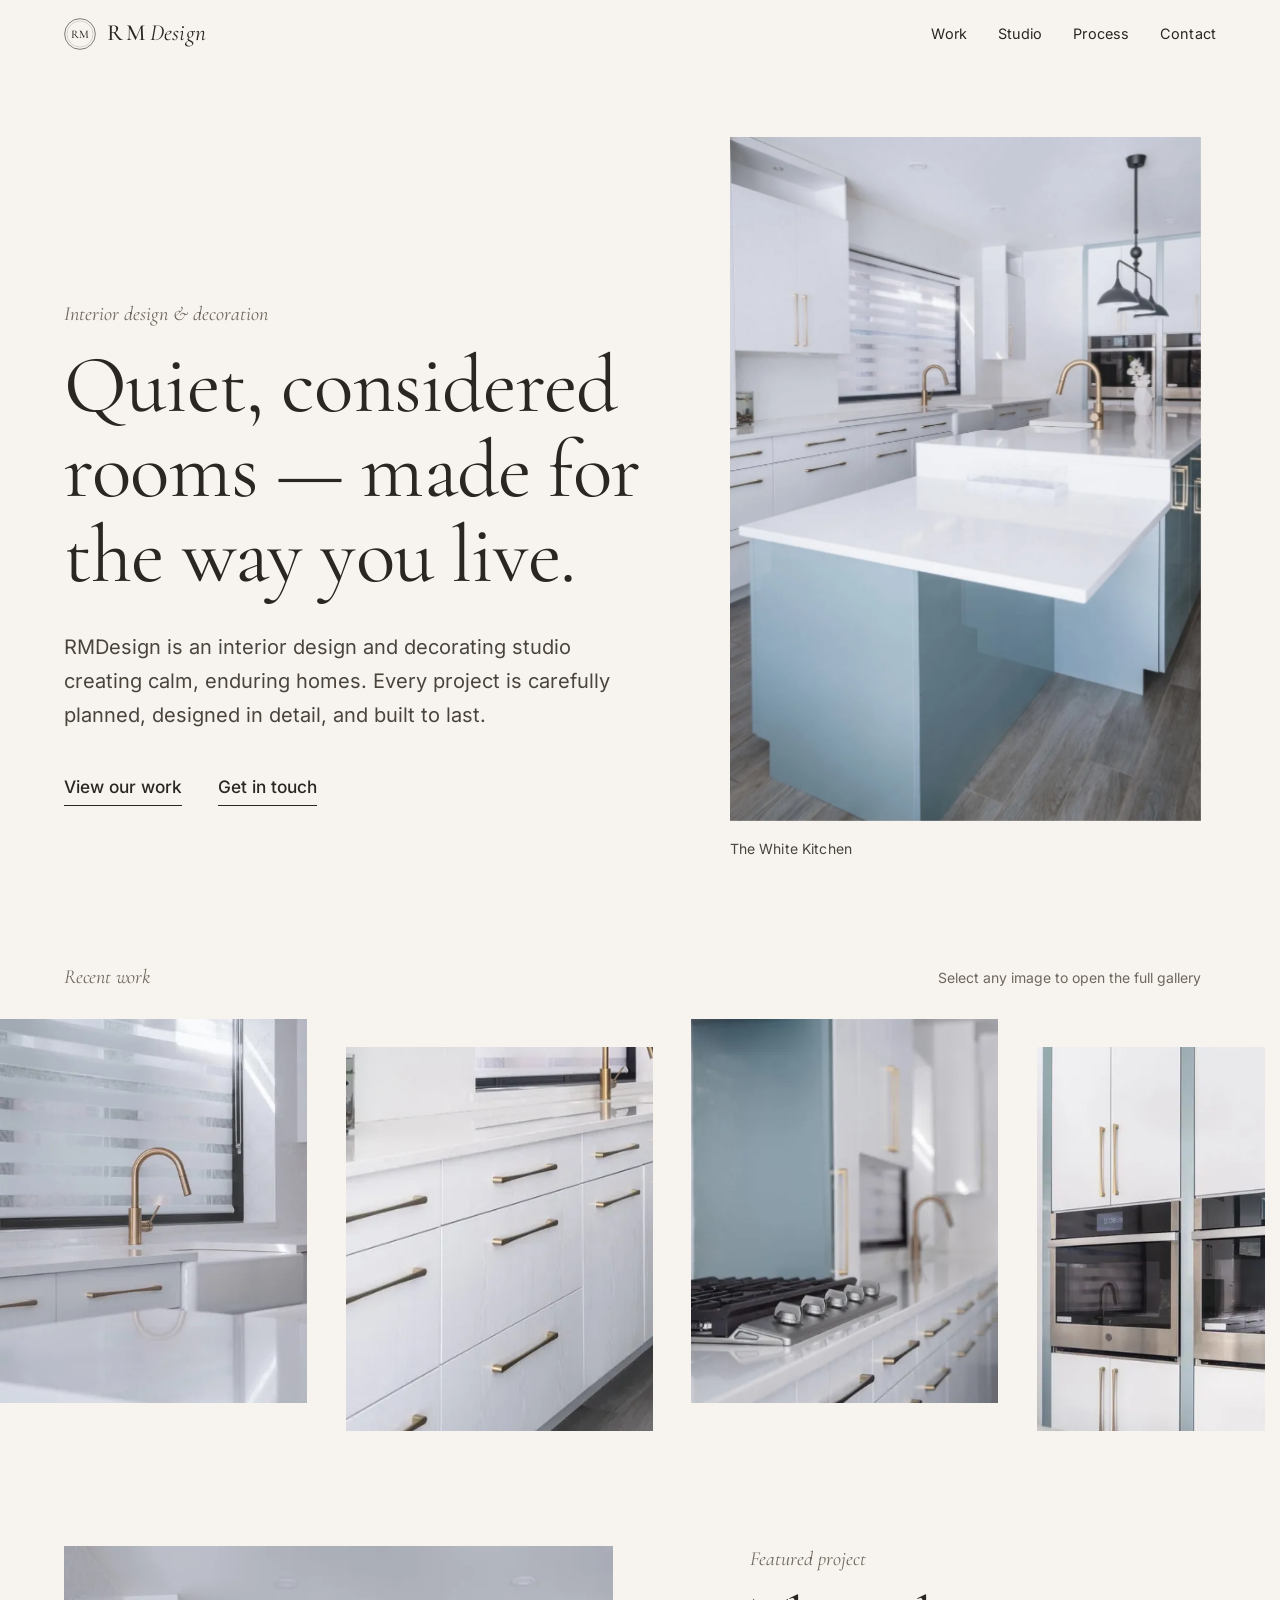
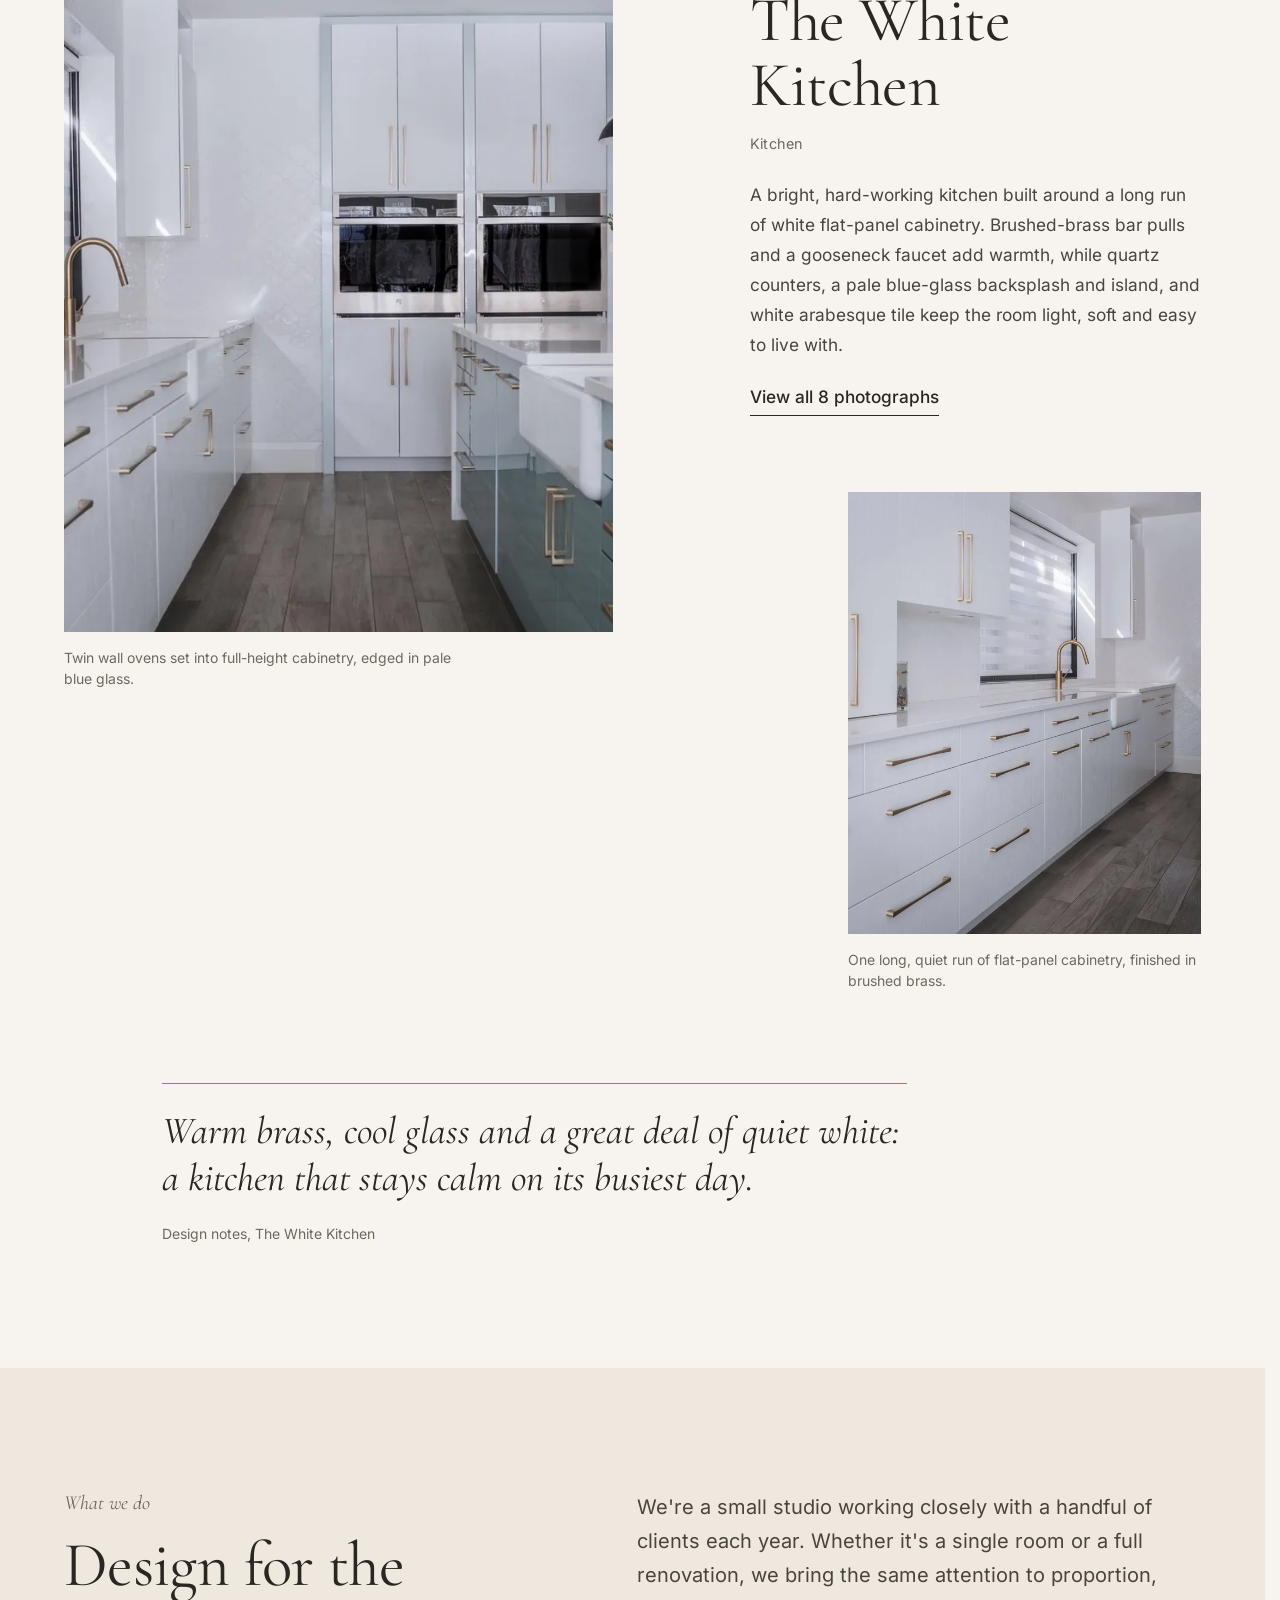
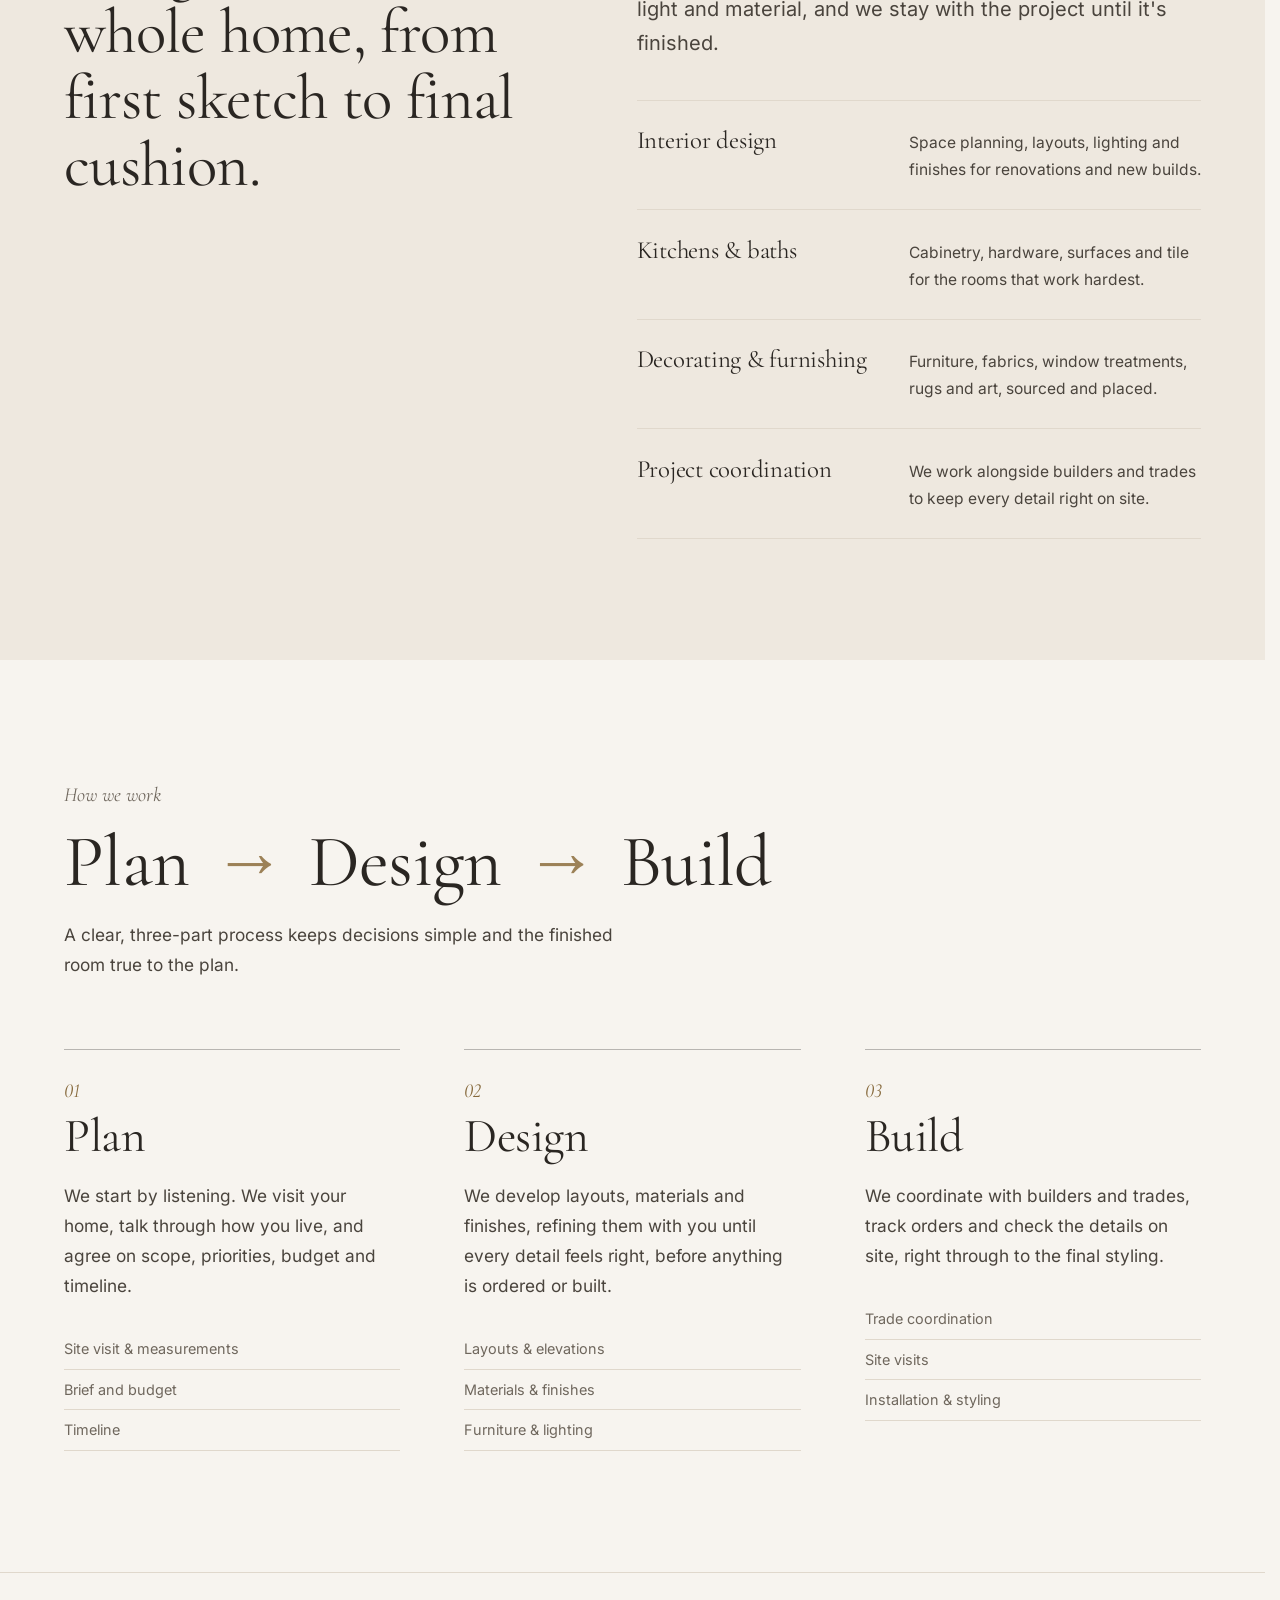
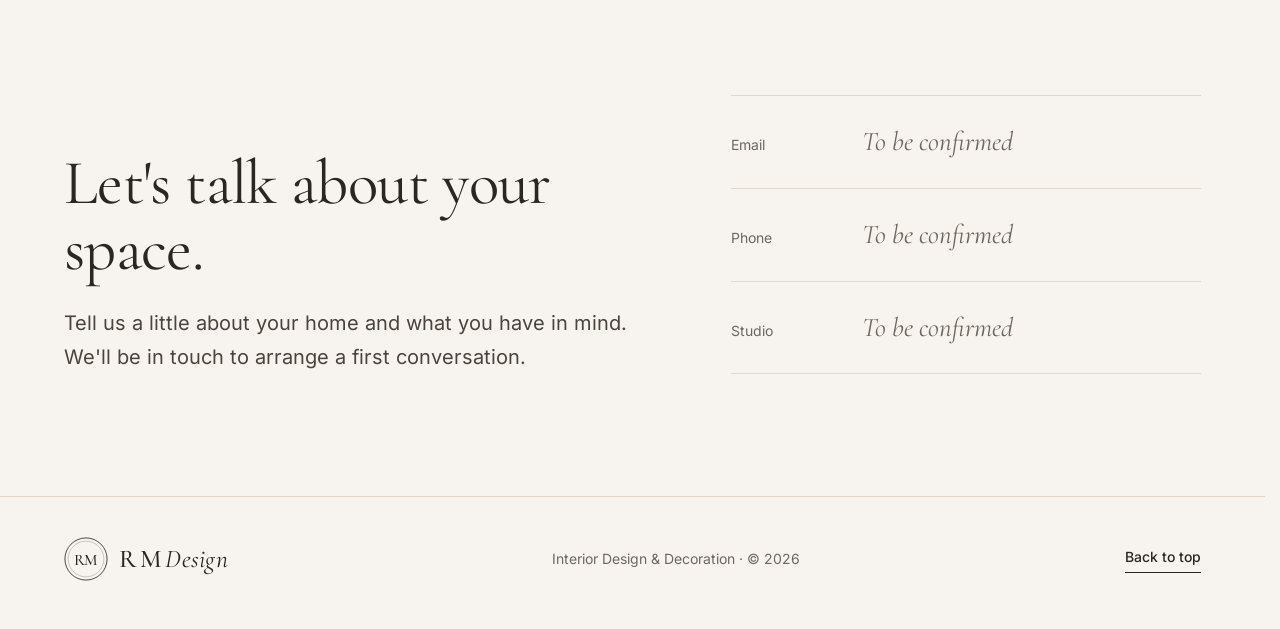
<file: preview/index.html>
<!doctype html>
<html lang="en">
<head>
  <meta charset="utf-8">
  <meta name="viewport" content="width=device-width, initial-scale=1">
  <!-- FIRM NAME: "RMDesign" (unconfirmed). To change it, find & replace "RMDesign" / "rmdesign" in this file (see README.md) -->
  <title>RMDesign — Interior Design &amp; Decoration</title>
  <meta name="description" content="RMDesign is an interior design and decorating studio creating calm, considered homes. View our recent work.">
  <!-- PREVIEW ONLY: remove this line when copying to the live site -->
  <meta name="robots" content="noindex, nofollow">
  <meta name="theme-color" content="#F7F4EF">
  <meta property="og:title" content="RMDesign — Interior Design &amp; Decoration">
  <meta property="og:description" content="Calm, considered interiors. View our recent work.">
  <meta property="og:type" content="website">
  <meta property="og:image" content="https://wacqo.github.io/studio-site/preview/images/white-kitchen/07.jpg">
  <meta property="og:image:width" content="1125">
  <meta property="og:image:height" content="1395">
  <meta name="twitter:card" content="summary_large_image">
  <link rel="icon" type="image/svg+xml" href="favicon.svg">

  <link rel="preload" as="image" type="image/webp" href="images/white-kitchen/07.webp" fetchpriority="high">
  <link rel="stylesheet" href="css/styles.css">

  <!-- Enables scroll-reveal styles only when JS runs. If the main script
       never signals ready, everything is shown after 2.5s. -->
  <script>
    document.documentElement.classList.add('js');
    setTimeout(function () { if (!window.__siteReady) document.documentElement.classList.add('no-reveal'); }, 2500);
  </script>
</head>
<body id="top">
  <!-- BRAND MARK (interim). To use a real logo, replace the two
       <a class="brand"> blocks (header + footer) with an <img>, and favicon.svg. -->
  <svg width="0" height="0" style="position:absolute" aria-hidden="true" focusable="false">
    <symbol id="rm-mark" viewBox="0 0 48 48">
      <circle cx="24" cy="24" r="23" fill="none" stroke="currentColor" stroke-width=".9"/>
      <circle cx="24" cy="24" r="19.5" fill="none" stroke="currentColor" stroke-width=".45" opacity=".55"/>
      <text x="24" y="30.2" text-anchor="middle" fill="currentColor"
            font-family="'Cormorant Garamond', 'Iowan Old Style', Georgia, serif"
            font-size="17.5" font-weight="500" letter-spacing="-.6">RM</text>
    </symbol>
  </svg>
  <a class="skip" href="#main">Skip to content</a>

  <header class="site-header" id="site-header">
    <a class="brand" href="#top" aria-label="RMDesign, back to top">
      <svg class="brand-mark" aria-hidden="true"><use href="#rm-mark"/></svg>
      <span class="brand-name" aria-hidden="true"><span class="b-rm">RM</span><span class="b-design">Design</span></span>
    </a>
    <nav class="nav" aria-label="Primary">
      <a href="#work">Work</a>
      <a href="#studio">Studio</a>
      <a href="#process">Process</a>
      <a href="#contact">Contact</a>
    </nav>
  </header>

  <main id="main">

    <!-- ============ HERO ============ -->
    <section class="hero wrap" aria-labelledby="hero-title">
      <div class="hero-text">
        <p class="eyebrow rise" style="--d:.15s">Interior design &amp; decoration</p>
        <h1 id="hero-title" class="rise" style="--d:.3s">Quiet, considered rooms&nbsp;— made for the way you live.</h1>
        <p class="lead rise" style="--d:.45s">RMDesign is an interior design and decorating studio creating calm, enduring homes. Every project is carefully planned, designed in detail, and built to last.</p>
        <p class="hero-links rise" style="--d:.6s">
          <a class="link-line" href="#work">View our work</a>
          <a class="link-line" href="#contact">Get in touch</a>
        </p>
      </div>
      <figure class="hero-figure">
        <a class="hero-media" href="images/white-kitchen/07.jpg" data-project="the-white-kitchen" data-index="0" aria-label="Open The White Kitchen gallery">
          <picture>
            <source type="image/webp" srcset="images/white-kitchen/07-thumb.webp 640w, images/white-kitchen/07.webp 1125w" sizes="(min-width: 900px) 44vw, 100vw">
            <img src="images/white-kitchen/07.jpg" srcset="images/white-kitchen/07-thumb.jpg 640w, images/white-kitchen/07.jpg 1125w" sizes="(min-width: 900px) 44vw, 100vw"
                 width="1125" height="1395" alt="A white kitchen with a pale blue-glass island, white quartz counters, black pendants and brushed-brass hardware." fetchpriority="high" decoding="async">
          </picture>
        </a>
        <!-- Add the location back as: The White Kitchen <span>— City, Province</span> -->
        <figcaption class="caption rise" style="--d:.9s">The White Kitchen</figcaption>
      </figure>
    </section>

    <!-- ============ DRIFTING PROJECT STRIP (built by js/main.js) ============ -->
    <section class="strip-section" aria-labelledby="strip-title">
      <div class="wrap strip-head">
        <h2 id="strip-title" class="eyebrow">Recent work</h2>
        <p class="strip-hint">Select any image to open the full gallery</p>
      </div>
      <div class="strip" id="strip">
        <div class="strip-track" id="strip-track"></div>
      </div>
    </section>

    <!-- ============ FEATURED PROJECT ============ -->
    <section class="featured wrap section" id="work" aria-labelledby="featured-title">
      <div class="feature-grid">
        <figure class="f1">
          <a class="shot mask" href="images/white-kitchen/06.jpg" data-project="the-white-kitchen" data-index="1" aria-label="Open photo 2 of The White Kitchen">
            <picture>
              <source type="image/webp" srcset="images/white-kitchen/06-thumb.webp 640w, images/white-kitchen/06.webp 1125w" sizes="(min-width: 900px) 46vw, 100vw">
              <img src="images/white-kitchen/06-thumb.jpg" srcset="images/white-kitchen/06-thumb.jpg 640w, images/white-kitchen/06.jpg 1125w" sizes="(min-width: 900px) 46vw, 100vw"
                   width="1125" height="1390" loading="lazy" decoding="async" alt="View toward twin wall ovens in tall white cabinets, with the blue island in the foreground.">
            </picture>
          </a>
          <figcaption class="fig-cap reveal">Twin wall ovens set into full-height cabinetry, edged in pale blue glass.</figcaption>
        </figure>

        <div class="f-text">
          <p class="eyebrow reveal">Featured project</p>
          <h2 id="featured-title" class="reveal" style="--d:.08s">The White Kitchen</h2>
          <!-- Add location and year back as: Kitchen &middot; City, Province &middot; Year -->
          <p class="meta reveal" style="--d:.16s">Kitchen</p>
          <p class="reveal" style="--d:.24s">A bright, hard-working kitchen built around a long run of white flat-panel cabinetry. Brushed-brass bar pulls and a gooseneck faucet add warmth, while quartz counters, a pale blue-glass backsplash and island, and white arabesque tile keep the room light, soft and easy to live with.</p>
          <p class="reveal" style="--d:.32s"><a class="link-line" href="images/white-kitchen/07.jpg" data-project="the-white-kitchen" data-index="0">View all 8 photographs</a></p>
        </div>

        <!-- Studio's own design note (editable copy, not a client testimonial) -->
        <blockquote class="f-quote reveal">
          <p>Warm brass, cool glass and a great deal of quiet white: a kitchen that stays calm on its busiest day.</p>
          <footer>Design notes, The White Kitchen</footer>
        </blockquote>

        <figure class="f2">
          <a class="shot mask" href="images/white-kitchen/03.jpg" data-project="the-white-kitchen" data-index="7" aria-label="Open photo 8 of The White Kitchen">
            <picture>
              <source type="image/webp" srcset="images/white-kitchen/03-thumb.webp 640w, images/white-kitchen/03.webp 1125w" sizes="(min-width: 900px) 30vw, 80vw">
              <img src="images/white-kitchen/03-thumb.jpg" srcset="images/white-kitchen/03-thumb.jpg 640w, images/white-kitchen/03.jpg 1125w" sizes="(min-width: 900px) 30vw, 80vw"
                   width="1125" height="1398" loading="lazy" decoding="async" alt="White perimeter cabinetry with brushed-brass pulls and a farmhouse sink beneath the window.">
            </picture>
          </a>
          <figcaption class="fig-cap reveal">One long, quiet run of flat-panel cabinetry, finished in brushed brass.</figcaption>
        </figure>
      </div>
    </section>

    <!-- ============ WORK ============ -->
    <!-- Hidden while there is only one project (it repeats the Featured section above).
         To bring it back: remove the "hidden" attribute here, change id="portfolio" to id="work",
         and remove id="work" from the Featured section. -->
    <section class="work wrap section" id="portfolio" aria-labelledby="work-title" hidden>
      <header class="section-head">
        <p class="eyebrow reveal">Portfolio</p>
        <h2 id="work-title" class="reveal" style="--d:.08s">Work</h2>
        <p class="section-intro reveal" style="--d:.16s">A selection of recent projects. Select any project to view its full gallery.</p>
      </header>

      <!-- Cards are built from js/projects.js -->
      <div class="work-grid" id="work-grid">
        <noscript>
          <article class="card card-wide">
            <a class="card-link" href="images/white-kitchen/05.jpg">
              <div class="mask ratio-wide"><img src="images/white-kitchen/05-thumb.jpg" alt="Gas cooktop on a white quartz counter with a pale blue-glass backsplash." width="640" height="794" style="object-position:50% 62%"></div>
              <div class="card-wide-text"><p class="eyebrow">Kitchen</p><h3>The White Kitchen</h3><p><span class="link-line">View project</span></p></div>
            </a>
          </article>
          <p class="coming-soon">More projects coming soon.</p>
        </noscript>
      </div>
    </section>

    <!-- ============ WHAT WE DO ============ -->
    <section class="studio section" id="studio" aria-labelledby="studio-title">
      <div class="wrap studio-grid">
        <div>
          <p class="eyebrow reveal">What we do</p>
          <h2 id="studio-title" class="reveal" style="--d:.08s">Design for the whole home, from first sketch to final cushion.</h2>
        </div>
        <div>
          <p class="lead reveal" style="--d:.16s">We're a small studio working closely with a handful of clients each year. Whether it's a single room or a full renovation, we bring the same attention to proportion, light and material, and we stay with the project until it's finished.</p>
          <ul class="services">
            <li class="reveal"><h3>Interior design</h3><p>Space planning, layouts, lighting and finishes for renovations and new builds.</p></li>
            <li class="reveal" style="--d:.06s"><h3>Kitchens &amp; baths</h3><p>Cabinetry, hardware, surfaces and tile for the rooms that work hardest.</p></li>
            <li class="reveal" style="--d:.12s"><h3>Decorating &amp; furnishing</h3><p>Furniture, fabrics, window treatments, rugs and art, sourced and placed.</p></li>
            <li class="reveal" style="--d:.18s"><h3>Project coordination</h3><p>We work alongside builders and trades to keep every detail right on site.</p></li>
          </ul>
        </div>
      </div>
    </section>

    <!-- ============ HOW WE WORK: PLAN → DESIGN → BUILD ============ -->
    <section class="process wrap section" id="process" aria-labelledby="process-title">
      <header class="section-head process-head">
        <p class="eyebrow reveal">How we work</p>
        <h2 id="process-title" class="process-title reveal" style="--d:.08s">
          Plan <span class="arrow" aria-hidden="true">&rarr;</span> Design <span class="arrow" aria-hidden="true">&rarr;</span> Build
        </h2>
        <p class="section-intro reveal" style="--d:.16s">A clear, three-part process keeps decisions simple and the finished room true to the plan.</p>
      </header>

      <ol class="steps">
        <li class="step">
          <span class="rule reveal-line" aria-hidden="true"></span>
          <p class="step-no reveal">01</p>
          <h3 class="reveal" style="--d:.06s">Plan</h3>
          <p class="reveal" style="--d:.12s">We start by listening. We visit your home, talk through how you live, and agree on scope, priorities, budget and timeline.</p>
          <ul class="step-list reveal" style="--d:.18s">
            <li>Site visit &amp; measurements</li>
            <li>Brief and budget</li>
            <li>Timeline</li>
          </ul>
        </li>
        <li class="step">
          <span class="rule reveal-line" style="--d:.12s" aria-hidden="true"></span>
          <p class="step-no reveal" style="--d:.12s">02</p>
          <h3 class="reveal" style="--d:.18s">Design</h3>
          <p class="reveal" style="--d:.24s">We develop layouts, materials and finishes, refining them with you until every detail feels right, before anything is ordered or built.</p>
          <ul class="step-list reveal" style="--d:.3s">
            <li>Layouts &amp; elevations</li>
            <li>Materials &amp; finishes</li>
            <li>Furniture &amp; lighting</li>
          </ul>
        </li>
        <li class="step">
          <span class="rule reveal-line" style="--d:.24s" aria-hidden="true"></span>
          <p class="step-no reveal" style="--d:.24s">03</p>
          <h3 class="reveal" style="--d:.3s">Build</h3>
          <p class="reveal" style="--d:.36s">We coordinate with builders and trades, track orders and check the details on site, right through to the final styling.</p>
          <ul class="step-list reveal" style="--d:.42s">
            <li>Trade coordination</li>
            <li>Site visits</li>
            <li>Installation &amp; styling</li>
          </ul>
        </li>
      </ol>
    </section>

    <!-- ============ CONTACT ============ -->
    <!-- Contact details are awaiting the real email, phone, area and Instagram -->
    <section class="contact section" id="contact" aria-labelledby="contact-title">
      <div class="wrap contact-grid">
        <div>
          <h2 id="contact-title" class="reveal" style="--d:.08s">Let's talk about your space.</h2>
          <p class="lead reveal" style="--d:.16s">Tell us a little about your home and what you have in mind. We'll be in touch to arrange a first conversation.</p>
        </div>
        <dl class="contact-list">
          <div class="reveal">
            <dt>Email</dt>
            <!-- When confirmed: <dd><a class="link-line" href="mailto:NAME@DOMAIN">NAME@DOMAIN</a></dd> -->
            <dd class="tbc">To be confirmed</dd>
          </div>
          <div class="reveal" style="--d:.06s">
            <dt>Phone</dt>
            <!-- When confirmed: <dd><a class="link-line" href="tel:+1XXXXXXXXXX">(XXX) XXX-XXXX</a></dd> -->
            <dd class="tbc">To be confirmed</dd>
          </div>
          <div class="reveal" style="--d:.12s">
            <dt>Studio</dt>
            <!-- When confirmed: <dd>Studio address or service area</dd> -->
            <dd class="tbc">To be confirmed</dd>
          </div>
          <!-- Instagram hidden until the real handle is confirmed. To restore: remove these
               comment markers and replace both "rmdesign" values with the real handle.
          <div class="reveal" style="--d:.18s">
            <dt>Instagram</dt>
            <dd><a class="link-line" href="https://instagram.com/rmdesign" rel="noopener">@rmdesign</a></dd>
          </div>
          -->
        </dl>
      </div>
    </section>
  </main>

  <footer class="site-footer wrap">
    <a class="brand brand-lg" href="#top" aria-label="RMDesign, back to top">
      <svg class="brand-mark" aria-hidden="true"><use href="#rm-mark"/></svg>
      <span class="brand-name" aria-hidden="true"><span class="b-rm">RM</span><span class="b-design">Design</span></span>
    </a>
    <p>Interior Design &amp; Decoration &middot; &copy; <span id="year">2026</span></p>
    <p><a class="link-line" href="#top">Back to top</a></p>
  </footer>

  <!-- ============ FULL-SCREEN GALLERY ============ -->
  <div class="lb" id="lightbox" role="dialog" aria-modal="true" aria-labelledby="lb-title" hidden>
    <div class="lb-bar lb-top">
      <p class="lb-title"><span id="lb-title"></span> <span class="lb-meta" id="lb-meta"></span></p>
      <button class="lb-btn lb-close" type="button" id="lb-close">Close <span aria-hidden="true" class="x">&times;</span></button>
    </div>
    <div class="lb-stage" id="lb-stage">
      <div class="lb-track" id="lb-track"></div>
    </div>
    <div class="lb-bar lb-bottom">
      <button class="lb-btn lb-prev" type="button" id="lb-prev" aria-label="Previous photo"><span aria-hidden="true">&larr;</span> <span class="lb-label">Prev</span></button>
      <p class="lb-count" id="lb-count" aria-live="polite"></p>
      <button class="lb-btn lb-next" type="button" id="lb-next" aria-label="Next photo"><span class="lb-label">Next</span> <span aria-hidden="true">&rarr;</span></button>
    </div>
  </div>

  <script src="js/projects.js"></script>
  <script src="js/main.js"></script>
</body>
</html>
</file>
<file: css/styles.css>
/* =========================================================
   RMDesign — portfolio styles
   Only transform + opacity are animated. All motion is
   disabled under prefers-reduced-motion.
   ========================================================= */

:root {
  --bg: #F7F4EF;
  --bg-2: #EEE8DF;
  --ink: #2A2622;
  --ink-2: #4A443D;
  --muted: #857C71;
  --line: #E0D8CC;
  --accent: #9C8157;

  --serif: "Cormorant Garamond", "Iowan Old Style", "Palatino Linotype", Georgia, serif;
  --sans: "Inter", system-ui, -apple-system, "Segoe UI", Roboto, sans-serif;

  --pad: clamp(1.25rem, 5vw, 4.5rem);
  --max: 1480px;
  --section: clamp(4rem, 2rem + 7vw, 8.5rem);   /* vertical rhythm */
  --head-gap: clamp(2.5rem, 1.5rem + 3.5vw, 4.5rem); /* heading → content */
  --h2: clamp(2.4rem, 1.7rem + 2.8vw, 4.25rem);

  --ease: cubic-bezier(.2, .7, .1, 1);
  --ease-io: cubic-bezier(.77, 0, .18, 1);
  --header-h: 4.25rem;
}

*, *::before, *::after { box-sizing: border-box; }

html {
  scrollbar-gutter: stable;
  -webkit-text-size-adjust: 100%;
  text-size-adjust: 100%;
  background: var(--bg);
}
@media (prefers-reduced-motion: no-preference) {
  html { scroll-behavior: smooth; }
}

body {
  margin: 0;
  background: var(--bg);
  color: var(--ink-2);
  font-family: var(--sans);
  font-weight: 300;
  font-size: clamp(1rem, .96rem + .2vw, 1.075rem);
  line-height: 1.75;
  -webkit-font-smoothing: antialiased;
  -moz-osx-font-smoothing: grayscale;
}

img { display: block; max-width: 100%; height: auto; }
picture { display: block; }
a { color: inherit; text-decoration: none; }
button { font: inherit; color: inherit; }
h1, h2, h3 {
  font-family: var(--serif);
  font-weight: 400;
  color: var(--ink);
  margin: 0;
  letter-spacing: -.01em;
}
p { margin: 0 0 1.25em; }
p:last-child { margin-bottom: 0; }

:focus-visible { outline: 1px solid var(--ink); outline-offset: 4px; }

.skip {
  position: absolute; left: 1rem; top: -4rem; z-index: 200;
  background: var(--ink); color: var(--bg); padding: .6rem 1rem;
}
.skip:focus { top: 1rem; }

.wrap {
  width: 100%;
  max-width: var(--max);
  margin-inline: auto;
  padding-inline: var(--pad);
}
.section { padding-block: var(--section); }
section[id] { scroll-margin-top: var(--header-h); }

.eyebrow {
  font-family: var(--sans);
  font-size: .72rem;
  font-weight: 500;
  letter-spacing: .2em;
  text-transform: uppercase;
  color: var(--muted);
  margin-bottom: 1.25rem;
}
.lead {
  font-size: clamp(1.05rem, 1rem + .35vw, 1.25rem);
  line-height: 1.7;
  color: var(--ink-2);
  max-width: 34em;
}
.meta { color: var(--muted); font-size: .9rem; letter-spacing: .02em; }

.link-line {
  position: relative;
  display: inline-block;
  color: var(--ink);
  font-weight: 400;
  padding-bottom: .2em;
}
.link-line::after {
  content: "";
  position: absolute; left: 0; right: 0; bottom: 0;
  height: 1px; background: currentColor;
  transform-origin: left;
  transition: transform .5s var(--ease);
}
@media (hover: hover) {
  .link-line:hover::after { transform: scaleX(.35); }
}

/* ---------- Header ---------- */
.site-header {
  position: fixed; inset: 0 0 auto 0; z-index: 50;
  height: var(--header-h);
  display: flex; align-items: center; justify-content: space-between;
  gap: 1rem;
  padding-inline: var(--pad);
  padding-inline: max(var(--pad), calc((100% - var(--max)) / 2 + var(--pad)));
  background: rgba(247, 244, 239, .92);
  border-bottom: 1px solid transparent;
  transition: border-color .4s;
}
.site-header.is-scrolled { border-bottom-color: var(--line); }
/* Brand: interim monogram + wordmark (replace with real logo later) */
.brand {
  display: inline-flex; align-items: center; gap: .7rem;
  color: var(--ink);
  white-space: nowrap;
}
.brand-mark { width: 2rem; height: 2rem; flex: none; }
.brand-name {
  font-family: var(--serif);
  font-size: clamp(1.2rem, 1.05rem + .5vw, 1.45rem);
  line-height: 1;
}
.b-rm { font-weight: 500; letter-spacing: .14em; }
.b-design { font-style: italic; font-weight: 400; letter-spacing: .01em; }
.brand-lg .brand-mark { width: 2.75rem; height: 2.75rem; }
.brand-lg .brand-name { font-size: 1.6rem; }
@media (max-width: 440px) {
  .site-header .brand-mark { display: none; }
}
.nav { display: flex; gap: clamp(.75rem, 2.4vw, 2.5rem); }
.nav a {
  font-size: .72rem;
  font-weight: 500;
  letter-spacing: .16em;
  text-transform: uppercase;
  color: var(--ink-2);
  padding-block: .5rem;
  transition: opacity .3s;
}
@media (hover: hover) { .nav a:hover { opacity: .55; } }
@media (max-width: 400px) {
  .nav { gap: .7rem; }
  .nav a { font-size: .64rem; letter-spacing: .1em; }
}

main { padding-top: var(--header-h); }

/* ---------- Hero ---------- */
.hero {
  display: grid;
  gap: 3rem;
  padding-top: clamp(2rem, 5vw, 4.5rem);
  padding-bottom: clamp(1rem, 3vw, 2.5rem);
}
.hero h1 {
  font-size: clamp(2.6rem, 1.6rem + 4.4vw, 5.6rem);
  line-height: 1.04;
  margin-bottom: 2rem;
  max-width: 11.5em;
}
.hero-links { display: flex; gap: 2.25rem; flex-wrap: wrap; margin-top: 2.5rem; }
.hero-figure { margin: 0; }
.hero-media {
  position: relative; display: block; overflow: hidden;
  aspect-ratio: 4 / 5;
  background: var(--bg-2);
}
.hero-media picture { height: 100%; }
.hero-media img { width: 100%; height: 100%; object-fit: cover; }
.caption {
  margin-top: 1rem;
  font-size: .8rem; letter-spacing: .04em; color: var(--ink-2);
}
.caption span { color: var(--muted); }

@media (min-width: 900px) {
  .hero {
    grid-template-columns: minmax(0, 1.1fr) minmax(0, .9fr);
    align-items: end;
    gap: clamp(3rem, 7vw, 8rem);
    min-height: min(calc(100svh - var(--header-h)), 60rem);
  }
  .hero-text { padding-bottom: 3.5rem; }
  .hero-media { aspect-ratio: auto; height: min(76svh, 54vw, 54rem); }
}

/* ---------- Drifting strip ---------- */
.strip-section { padding-top: clamp(2.5rem, 5vw, 4.5rem); }
.strip-head {
  display: flex; justify-content: space-between; align-items: baseline;
  gap: 1rem; flex-wrap: wrap;
}
.strip-head .eyebrow { margin: 0; }
.strip-hint { font-size: .8rem; color: var(--muted); margin: 0; }

.strip {
  --h: clamp(230px, 30vw, 440px);
  --gap: clamp(1.25rem, 3vw, 3rem);
  overflow: hidden;
  padding-block: 1.75rem 3.25rem;
}
.strip-track {
  display: flex;
  width: max-content;
  animation: drift var(--dur, 90s) linear infinite;
}
.strip-set { display: flex; gap: var(--gap); padding-right: var(--gap); }
.strip-item {
  position: relative;
  flex: none;
  height: var(--h);
  aspect-ratio: 4 / 5;
  padding: 0; border: 0;
  background: var(--bg-2);
  overflow: hidden;
  cursor: pointer;
}
.strip-item:nth-child(even) { transform: translateY(1.75rem); }
.strip-item picture, .strip-item img { width: 100%; height: 100%; }
.strip-item picture { display: block; }
.strip-item img {
  object-fit: cover;
  transition: transform 1.2s var(--ease), opacity .6s;
}
.strip-item .strip-label {
  position: absolute; left: 1rem; bottom: .9rem;
  font-size: .68rem; letter-spacing: .18em; text-transform: uppercase;
  color: #fff;
  opacity: 0; transform: translateY(6px);
  transition: opacity .5s var(--ease), transform .5s var(--ease);
  text-shadow: 0 1px 8px rgba(0,0,0,.35);
}
@media (hover: hover) {
  .strip:hover .strip-track { animation-play-state: paused; }
  .strip-item:hover img { transform: scale(1.04); }
  .strip-item:hover .strip-label { opacity: 1; transform: none; }
}
.strip.is-paused .strip-track,
.lb-open .strip-track { animation-play-state: paused; }

@keyframes drift {
  from { transform: translate3d(0, 0, 0); }
  to   { transform: translate3d(-50%, 0, 0); }
}

/* ---------- Image mask + reveal ---------- */
.mask {
  position: relative;
  display: block;
  overflow: hidden;
  background: var(--bg-2);
}
.mask img { width: 100%; height: 100%; object-fit: cover; }
.mask picture { height: 100%; transition: transform 1.4s var(--ease); }
@media (hover: hover) {
  a.mask:hover picture, .card-link:hover .mask picture { transform: scale(1.03); }
}

/* ---------- Featured ---------- */
.featured { padding-top: calc(var(--section) * .75); }
.feature-grid {
  display: grid;
  grid-template-columns: repeat(12, minmax(0, 1fr));
  column-gap: clamp(1.25rem, 3vw, 3rem);
  row-gap: clamp(2.5rem, 6vw, 5rem);
}
.feature-grid figure { margin: 0; }
.feature-grid .shot { aspect-ratio: 4 / 5; }
.fig-cap { margin-top: .9rem; font-size: .8rem; line-height: 1.5; color: var(--muted); max-width: 28em; }

.f1 { grid-column: 1 / -1; }
.f-text { grid-column: 1 / -1; }
.f-text h2 { font-size: var(--h2); line-height: 1.04; margin-bottom: .75rem; }
.f-text .meta { margin-bottom: 1.5rem; }
.f-text p:not(.meta):not(.eyebrow) { max-width: 30em; }
.f-quote { grid-column: 1 / -1; margin: 0; order: 1; }
.f2 { grid-column: 4 / -1; }

.f-quote p {
  font-family: var(--serif); font-style: italic; font-weight: 400;
  font-size: clamp(1.6rem, 1.2rem + 1.5vw, 2.5rem);
  line-height: 1.22; color: var(--ink);
  margin: 0 0 1.25rem;
  padding-top: 1.5rem;
  border-top: 1px solid var(--accent);
  max-width: 17em;
}
.f-quote footer { font-size: .72rem; letter-spacing: .18em; text-transform: uppercase; color: var(--muted); }

@media (min-width: 900px) {
  .f1 { grid-column: 1 / span 6; grid-row: 1 / span 2; }
  .f-text { grid-column: 8 / span 5; grid-row: 1; align-self: end; }
  .f2 { grid-column: 9 / span 4; grid-row: 2; }
  .f-quote { grid-column: 2 / span 8; grid-row: 3; padding-top: 1rem; }
  .f-quote p { max-width: 22em; }
}

/* ---------- Section heads ---------- */
.section-head { margin-bottom: var(--head-gap); max-width: 46rem; }
.section-head h2 { font-size: var(--h2); line-height: 1.04; margin-bottom: 1.25rem; }
.section-intro { color: var(--ink-2); max-width: 32em; }

/* ---------- Work grid ---------- */
.work-grid {
  display: grid;
  grid-template-columns: minmax(0, 1fr);
  gap: clamp(4rem, 10vw, 8rem);
}
@media (min-width: 760px) {
  .work-grid {
    grid-template-columns: repeat(2, minmax(0, 1fr));
    column-gap: clamp(3rem, 8vw, 9rem);
    row-gap: clamp(5rem, 10vw, 10rem);
  }
  .work-grid > .card:nth-child(even) { margin-top: 30%; }
}
.card-link { display: block; }
.ratio { aspect-ratio: 4 / 5; }
.card-meta {
  display: flex; flex-wrap: wrap; align-items: baseline;
  justify-content: space-between; gap: .25rem 1rem;
  padding-top: 1.4rem;
}
.card-meta h3 { font-size: clamp(1.6rem, 1.3rem + 1vw, 2.2rem); line-height: 1.1; width: 100%; }
.card-meta p { margin: 0; color: var(--muted); font-size: .88rem; }
.card-count { font-size: .72rem; letter-spacing: .16em; text-transform: uppercase; color: var(--ink); }

/* One project: wide feature card + "coming soon" line */
.work-grid.is-single { display: block; }
.card-wide .card-link { display: grid; gap: 1.75rem; }
.ratio-wide { aspect-ratio: 3 / 2; }
.card-wide-text h3 { font-size: var(--h2); line-height: 1.04; margin-bottom: 1rem; }
.card-wide-text p { max-width: 30em; }
.card-wide-text .eyebrow { margin-bottom: 1rem; }
.card-wide-text .card-count { color: var(--muted); margin-left: 1.25rem; }
.coming-soon {
  margin: clamp(2.5rem, 5vw, 4rem) 0 0;
  padding-top: 1.25rem;
  border-top: 1px solid var(--line);
  font-family: var(--serif); font-style: italic;
  font-size: 1.2rem; color: var(--muted);
}
@media (min-width: 900px) {
  .card-wide .card-link { grid-template-columns: repeat(12, minmax(0, 1fr)); column-gap: clamp(1.25rem, 3vw, 3rem); align-items: end; }
  .card-wide .mask { grid-column: 1 / span 8; }
  .card-wide-text { grid-column: 9 / span 4; padding-bottom: .5rem; }
}

/* ---------- Studio / What we do ---------- */
.studio { background: var(--bg-2); }
.studio-grid { display: grid; gap: 3rem; }
.studio h2 { font-size: var(--h2); line-height: 1.06; max-width: 12em; }
.services { list-style: none; margin: 2.5rem 0 0; padding: 0; }
.services li {
  display: grid; gap: .35rem;
  padding-block: 1.6rem;
  border-top: 1px solid var(--line);
}
.services li:last-child { border-bottom: 1px solid var(--line); }
.services h3 { font-size: 1.55rem; line-height: 1.2; }
.services p { margin: 0; color: var(--ink-2); font-size: .97rem; }
@media (min-width: 900px) {
  .studio-grid { grid-template-columns: 5fr 6fr; gap: clamp(4rem, 8vw, 8rem); }
  .services li { grid-template-columns: 15rem 1fr; gap: 2rem; align-items: baseline; }
}

/* ---------- Process ---------- */
.process-head { max-width: none; }
@media (min-width: 480px) { .process-title { white-space: nowrap; } }
.process-title { font-size: clamp(2rem, .9rem + 4.6vw, 5.5rem) !important; }
.process-title .arrow { color: var(--accent); font-weight: 300; padding-inline: .1em; }
.steps {
  list-style: none; margin: 0; padding: 0;
  display: grid; gap: clamp(2.75rem, 6vw, 4rem);
}
.step { position: relative; padding-top: 2rem; }
.step .rule {
  position: absolute; top: 0; left: 0; right: 0; height: 1px;
  background: var(--ink); opacity: .3;
  transform-origin: left;
}
.step-no { font-size: .75rem; letter-spacing: .2em; color: var(--accent); margin-bottom: .75rem; font-weight: 500; }
.step h3 { font-size: clamp(2.1rem, 1.7rem + 1.6vw, 3rem); line-height: 1; margin-bottom: 1.25rem; }
.step > p { max-width: 26em; }
.step-list {
  list-style: none; margin: 1.75rem 0 0; padding: 0;
  font-size: .85rem; color: var(--muted);
}
.step-list li { padding-block: .45rem; border-bottom: 1px solid var(--line); }
@media (min-width: 900px) {
  .steps { grid-template-columns: repeat(3, minmax(0, 1fr)); gap: clamp(2.5rem, 5vw, 5rem); }
}

/* ---------- Contact ---------- */
.contact { border-top: 1px solid var(--line); }
.contact-grid { display: grid; gap: 2.5rem; }
.contact h2 { font-size: var(--h2); line-height: 1.04; margin-bottom: 1.5rem; max-width: 10em; }
.contact-list { margin: 0; display: grid; gap: 0; align-self: end; }
.contact-list > div {
  display: grid; gap: .2rem;
  padding-block: 1.4rem;
  border-top: 1px solid var(--line);
}
.contact-list > div:last-child { border-bottom: 1px solid var(--line); }
.contact-list dt { font-size: .7rem; letter-spacing: .2em; text-transform: uppercase; color: var(--muted); }
.contact-list dd { margin: 0; font-family: var(--serif); font-size: clamp(1.35rem, 1.2rem + .6vw, 1.7rem); color: var(--ink); overflow-wrap: anywhere; }
@media (min-width: 900px) {
  .contact-grid { grid-template-columns: 6fr 5fr; gap: clamp(4rem, 8vw, 8rem); align-items: end; }
  .contact-list > div { grid-template-columns: 8rem 1fr; align-items: baseline; }
}

/* ---------- Footer ---------- */
.site-footer {
  display: flex; flex-wrap: wrap; gap: 1rem 3rem;
  justify-content: space-between; align-items: center;
  padding-block: 2.5rem calc(3rem + env(safe-area-inset-bottom));
  border-top: 1px solid var(--line);
  font-size: .82rem; color: var(--muted);
}
.site-footer p { margin: 0; }

/* =========================================================
   Lightbox
   ========================================================= */
.lb {
  position: fixed; inset: 0; z-index: 100;
  display: flex; flex-direction: column;
  background: var(--bg);
  opacity: 0;
  transition: opacity .45s var(--ease);
  padding-top: env(safe-area-inset-top);
  padding-bottom: env(safe-area-inset-bottom);
}
.lb[hidden] { display: none; }
.lb.is-open { opacity: 1; }
.lb-bar {
  display: flex; align-items: center; justify-content: space-between;
  gap: 1rem;
  padding: 1rem var(--pad);
  flex: none;
}
.lb-title { margin: 0; font-family: var(--serif); font-size: 1.3rem; color: var(--ink); line-height: 1.2; }
.lb-meta { font-family: var(--sans); font-size: .78rem; color: var(--muted); margin-left: .5rem; }
.lb-btn {
  background: none; border: 0; cursor: pointer;
  padding: .6rem .25rem; min-height: 44px; min-width: 44px;
  font-size: .72rem; font-weight: 500; letter-spacing: .18em; text-transform: uppercase;
  color: var(--ink);
  transition: opacity .3s;
}
.lb-btn .x { font-size: 1.3rem; letter-spacing: 0; vertical-align: -.1em; margin-left: .25rem; }
.lb-btn[disabled] { opacity: .22; cursor: default; }
@media (hover: hover) { .lb-btn:not([disabled]):hover { opacity: .55; } }
.lb-count { margin: 0; font-size: .8rem; letter-spacing: .14em; color: var(--ink-2); font-variant-numeric: tabular-nums; }

.lb-stage {
  position: relative; flex: 1; overflow: hidden;
  touch-action: pan-y pinch-zoom;
  cursor: grab;
  transform: scale(.985);
  transition: transform .6s var(--ease);
}
.lb.is-open .lb-stage { transform: none; }
.lb-track {
  position: absolute; inset: 0;
  display: flex;
  transition: transform .6s var(--ease);
  will-change: transform;
}
.lb-track.is-dragging { transition: none; cursor: grabbing; }
.lb-slide {
  flex: 0 0 100%;
  height: 100%;
  margin: 0;
  display: flex; align-items: center; justify-content: center;
  padding: .5rem var(--pad);
}
.lb-slide picture { display: contents; }
.lb-stage { container-type: size; }
/* Every photo sits in the same 4:5 frame, sized to fit the stage */
.lb-slide img {
  display: block;
  flex: none;
  aspect-ratio: 4 / 5;
  height: auto;
  width: min(100%, calc((100vh - 9rem) * .8));                 /* fallback */
  width: min(100%, calc(min(86vh, 100cqh - 1rem) * .8));
  max-width: none; max-height: none;
  object-fit: cover;
  background: var(--bg-2);
  user-select: none; -webkit-user-select: none;
  -webkit-user-drag: none;
  opacity: 0;
  transition: opacity .5s var(--ease);
}
.lb-slide img.is-loaded { opacity: 1; }
@media (max-width: 600px) {
  .lb-slide { padding-inline: 0; }
  .lb-label { display: none; }
  .lb-btn { font-size: 1.1rem; letter-spacing: 0; padding-inline: 1rem; }
  .lb-close { font-size: .72rem; letter-spacing: .18em; padding-inline: .25rem; }
  .lb-meta { display: block; margin: .2rem 0 0; }
}
html.lb-open, html.lb-open body { overflow: hidden; }

/* =========================================================
   Motion (only with JS + no reduced-motion preference)
   Hidden states never apply without JS, so text is always visible.
   ========================================================= */
@media (prefers-reduced-motion: no-preference) {

  /* Hero intro — pure CSS, ends visible even if JS fails */
  .rise { animation: rise 1.2s var(--ease) both; animation-delay: var(--d, 0s); }
  @keyframes rise { from { opacity: 0; transform: translate3d(0, 22px, 0); } }

  .hero-media::after {
    content: ""; position: absolute; inset: 0; z-index: 1;
    background: var(--bg);
    transform-origin: top;
    animation: unmask 1.5s var(--ease-io) .25s both;
    pointer-events: none;
  }
  .hero-media img { animation: settle 2.4s var(--ease) .25s both; }
  @keyframes unmask { from { transform: scaleY(1); } to { transform: scaleY(0); } }
  @keyframes settle { from { transform: scale(1.14); } to { transform: none; } }

  /* Scroll reveals */
  .js:not(.no-reveal) .reveal {
    opacity: 0;
    transform: translate3d(0, 26px, 0);
    transition: opacity 1.1s var(--ease) var(--d, 0s), transform 1.1s var(--ease) var(--d, 0s);
  }
  .js:not(.no-reveal) .reveal.in { opacity: 1; transform: none; }

  .js:not(.no-reveal) .mask::after {
    content: ""; position: absolute; inset: 0; z-index: 1;
    background: var(--bg);
    transform-origin: top;
    transition: transform 1.3s var(--ease-io) var(--d, 0s);
    pointer-events: none;
  }
  .js:not(.no-reveal) .studio .mask::after { background: var(--bg-2); }
  .js:not(.no-reveal) .mask.in::after { transform: scaleY(0); }
  .js:not(.no-reveal) .mask img {
    transform: scale(1.14);
    transition: transform 2s var(--ease) var(--d, 0s);
  }
  .js:not(.no-reveal) .mask.in img { transform: none; }

  .js:not(.no-reveal) .reveal-line {
    transform: scaleX(0);
    transition: transform 1.4s var(--ease-io) var(--d, 0s);
  }
  .js:not(.no-reveal) .reveal-line.in { transform: scaleX(1); }

  .js:not(.no-reveal) .strip { opacity: 0; transition: opacity 1.4s var(--ease) .4s; }
  .js:not(.no-reveal) .strip.in { opacity: 1; }
}

/* Reduced motion: no drift, the strip becomes a swipeable row */
@media (prefers-reduced-motion: reduce) {
  *, *::before, *::after { transition-duration: .01ms !important; animation: none !important; }
  .strip { overflow-x: auto; scroll-snap-type: x mandatory; -webkit-overflow-scrolling: touch; }
  .strip-track { padding-inline: var(--pad); }
  .strip-set[aria-hidden="true"] { display: none; }
  .strip-item { scroll-snap-align: start; }
}
</file>
<file: preview-v1.1/css/styles.css>
/* Fonts are bundled with the site (fonts/ folder) instead of loaded from Google,
   so they render the same everywhere. Both are open-licence (SIL OFL). */
@font-face { font-family: 'Cormorant Garamond'; font-style: normal; font-weight: 400; font-display: swap; src: url('../fonts/cormorant-garamond-latin-400-normal.woff2') format('woff2'); }
@font-face { font-family: 'Cormorant Garamond'; font-style: italic; font-weight: 400; font-display: swap; src: url('../fonts/cormorant-garamond-latin-400-italic.woff2') format('woff2'); }
@font-face { font-family: 'Cormorant Garamond'; font-style: normal; font-weight: 500; font-display: swap; src: url('../fonts/cormorant-garamond-latin-500-normal.woff2') format('woff2'); }
@font-face { font-family: 'Inter'; font-style: normal; font-weight: 300; font-display: swap; src: url('../fonts/inter-latin-300-normal.woff2') format('woff2'); }
@font-face { font-family: 'Inter'; font-style: normal; font-weight: 400; font-display: swap; src: url('../fonts/inter-latin-400-normal.woff2') format('woff2'); }
@font-face { font-family: 'Inter'; font-style: normal; font-weight: 500; font-display: swap; src: url('../fonts/inter-latin-500-normal.woff2') format('woff2'); }

/* =========================================================
   RMDesign — portfolio styles
   Only transform + opacity are animated. All motion is
   disabled under prefers-reduced-motion.
   ========================================================= */

:root {
  --bg: #F7F4EF;
  --bg-2: #EEE8DF;
  --ink: #2A2622;
  --ink-2: #4A443D;
  --muted: #6F675D;        /* 5:1 on the page background */
  --line: #E0D8CC;
  --accent: #9C8157;
  --accent-ink: #86693C;   /* brass, dark enough for small text */

  --serif: "Cormorant Garamond", "Iowan Old Style", "Palatino Linotype", Georgia, serif;
  --sans: "Inter", system-ui, -apple-system, "Segoe UI", Roboto, sans-serif;

  --pad: clamp(1.25rem, 5vw, 4.5rem);
  --max: 1480px;
  --section: clamp(4rem, 2rem + 7vw, 8.5rem);   /* vertical rhythm */
  --head-gap: clamp(2.5rem, 1.5rem + 3.5vw, 4.5rem); /* heading → content */
  --h2: clamp(2.4rem, 1.7rem + 2.8vw, 4.25rem);

  --ease: cubic-bezier(.2, .7, .1, 1);
  --ease-io: cubic-bezier(.77, 0, .18, 1);
  --header-h: 4.25rem;
}

*, *::before, *::after { box-sizing: border-box; }

html {
  scrollbar-gutter: stable;
  -webkit-text-size-adjust: 100%;
  text-size-adjust: 100%;
  background: var(--bg);
}
@media (prefers-reduced-motion: no-preference) {
  html { scroll-behavior: smooth; }
}

body {
  margin: 0;
  background: var(--bg);
  color: var(--ink-2);
  font-family: var(--sans);
  font-weight: 400;
  font-size: clamp(1rem, .96rem + .2vw, 1.075rem);
  line-height: 1.75;
  -webkit-font-smoothing: antialiased;
  -moz-osx-font-smoothing: grayscale;
}

img { display: block; max-width: 100%; height: auto; }
picture { display: block; }
a { color: inherit; text-decoration: none; }
button { font: inherit; color: inherit; }
h1, h2, h3 {
  font-family: var(--serif);
  font-weight: 400;
  color: var(--ink);
  margin: 0;
  letter-spacing: -.01em;
}
p { margin: 0 0 1.25em; }
p:last-child { margin-bottom: 0; }

:focus-visible { outline: 1px solid var(--ink); outline-offset: 4px; }

.skip {
  position: absolute; left: 1rem; top: -4rem; z-index: 200;
  background: var(--ink); color: var(--bg); padding: .6rem 1rem;
}
.skip:focus { top: 1rem; }

.wrap {
  width: 100%;
  max-width: var(--max);
  margin-inline: auto;
  padding-inline: var(--pad);
}
.section { padding-block: var(--section); }
section[id] { scroll-margin-top: var(--header-h); }

.eyebrow {
  font-family: var(--serif);
  font-style: italic;
  font-size: clamp(1.1rem, 1.05rem + .25vw, 1.25rem);
  font-weight: 400;
  line-height: 1.3;
  color: var(--muted);
  margin-bottom: 1rem;
}
.lead {
  font-size: clamp(1.05rem, 1rem + .35vw, 1.25rem);
  line-height: 1.7;
  color: var(--ink-2);
  max-width: 34em;
}
.meta { color: var(--muted); font-size: .9rem; letter-spacing: .02em; }

.link-line {
  position: relative;
  display: inline-block;
  color: var(--ink);
  font-weight: 500;
  padding-bottom: .2em;
}
.link-line::after {
  content: "";
  position: absolute; left: 0; right: 0; bottom: 0;
  height: 1px; background: currentColor;
  transform-origin: left;
  transition: transform .5s var(--ease);
}
@media (hover: hover) {
  .link-line:hover::after { transform: scaleX(.35); }
}

/* ---------- Header ---------- */
.site-header {
  position: fixed; inset: 0 0 auto 0; z-index: 50;
  height: var(--header-h);
  display: flex; align-items: center; justify-content: space-between;
  gap: 1rem;
  padding-inline: var(--pad);
  padding-inline: max(var(--pad), calc((100% - var(--max)) / 2 + var(--pad)));
  background: rgba(247, 244, 239, .92);
  border-bottom: 1px solid transparent;
  transition: border-color .4s;
}
.site-header.is-scrolled { border-bottom-color: var(--line); }
/* Brand: interim monogram + wordmark (replace with real logo later) */
.brand {
  display: inline-flex; align-items: center; gap: .7rem;
  color: var(--ink);
  white-space: nowrap;
}
.brand-mark { width: 2rem; height: 2rem; flex: none; }
.brand-name {
  font-family: var(--serif);
  font-size: clamp(1.2rem, 1.05rem + .5vw, 1.45rem);
  line-height: 1;
}
.b-rm { font-weight: 500; letter-spacing: .14em; }
.b-design { font-style: italic; font-weight: 400; letter-spacing: .01em; }
.brand-lg .brand-mark { width: 2.75rem; height: 2.75rem; }
.brand-lg .brand-name { font-size: 1.6rem; }
@media (max-width: 440px) {
  .site-header .brand-mark { display: none; }
}
.nav { display: flex; gap: clamp(.75rem, 2.4vw, 2.5rem); }
.nav a {
  font-size: .9rem;
  font-weight: 400;
  letter-spacing: .01em;
  color: var(--ink);
  padding-block: .5rem;
  transition: opacity .3s;
}
@media (hover: hover) { .nav a:hover { opacity: .55; } }
@media (max-width: 400px) {
  .nav { gap: .8rem; }
  .nav a { font-size: .84rem; }
}

main { padding-top: 0; }  /* the opening photograph runs up behind the menu */
/* Over the photograph the menu is clear with white text; it turns solid once you scroll. */
.site-header { transition: border-color .4s, background-color .4s, color .4s; }
.js .site-header:not(.is-scrolled) { background: transparent; }
.js .site-header:not(.is-scrolled) .brand,
.js .site-header:not(.is-scrolled) .nav a { color: #fff; }
.site-header .brand, .site-header .nav a { transition: color .4s, opacity .3s; }

/* ---------- Hero: full-screen photograph, words on top ---------- */
.hero {
  position: relative; overflow: hidden;
  display: flex; align-items: flex-end;
  min-height: 100vh; min-height: 100svh;
  background: #3B3A38; color: #fff;
}
.hero-bg, .hero-bg picture { position: absolute; inset: 0; display: block; }
.hero-bg img { position: absolute; inset: 0; width: 100%; height: 100%; object-fit: cover; object-position: 50% 58%; }
/* Shade behind the words (bottom) and behind the menu (top) */
.hero::after {
  content: ""; position: absolute; inset: 0; pointer-events: none;
  background:
    linear-gradient(to top, rgba(24, 20, 16, .84) 0%, rgba(24, 20, 16, .66) 34%, rgba(24, 20, 16, .4) 58%, rgba(24, 20, 16, .1) 80%, rgba(24, 20, 16, .06) 100%),
    linear-gradient(to bottom, rgba(24, 20, 16, .42) 0%, rgba(24, 20, 16, 0) 22%);
}
.hero-text {
  position: relative; z-index: 2; width: 100%; max-width: var(--max); margin-inline: auto;
  padding: calc(var(--header-h) + 2rem) var(--pad) clamp(2.5rem, 6vw, 5rem);
  text-shadow: 0 1px 28px rgba(0, 0, 0, .28);
}
.hero .eyebrow { color: rgba(255, 255, 255, .9); }
.hero h1 {
  color: #fff;
  font-size: clamp(2.6rem, 1.6rem + 4.4vw, 5.6rem);
  line-height: 1.04;
  margin-bottom: 1.5rem;
  max-width: 11.5em;
}
.hero .lead { color: rgba(255, 255, 255, .93); max-width: 32em; }
.hero-links { display: flex; gap: 2.25rem; flex-wrap: wrap; margin-top: 2rem; }
.hero .link-line { color: #fff; border-bottom-color: #DCC79F; }
@media (hover: hover) { .hero .link-line:hover { border-bottom-color: #fff; } }
.hero-credit { display: none; }
@media (min-width: 900px) {
  .hero-credit {
    display: block; position: absolute; z-index: 2;
    right: max(var(--pad), calc((100% - var(--max)) / 2 + var(--pad)));
    bottom: clamp(2.5rem, 6vw, 5rem);
    font-size: .875rem; color: rgba(255, 255, 255, .9);
    border-bottom: 1px solid rgba(255, 255, 255, .5); padding-bottom: .15em;
  }
}

/* ---------- Drifting strip ---------- */
.strip-section { padding-top: clamp(2.5rem, 5vw, 4.5rem); }
.strip-head {
  display: flex; justify-content: space-between; align-items: baseline;
  gap: 1rem; flex-wrap: wrap;
}
.strip-head .eyebrow { margin: 0; }
.strip-hint { font-size: .875rem; color: var(--muted); margin: 0; }

.strip {
  --h: clamp(230px, 30vw, 440px);
  --gap: clamp(1.25rem, 3vw, 3rem);
  overflow: hidden;
  padding-block: 1.75rem 3.25rem;
}
.strip-track {
  display: flex;
  width: max-content;
  animation: drift var(--dur, 90s) linear infinite;
}
.strip-set { display: flex; gap: var(--gap); padding-right: var(--gap); }
.strip-item {
  position: relative;
  flex: none;
  height: var(--h);
  aspect-ratio: 4 / 5;
  padding: 0; border: 0;
  background: var(--bg-2);
  overflow: hidden;
  cursor: pointer;
}
.strip-item:nth-child(even) { transform: translateY(1.75rem); }
.strip-item picture, .strip-item img { width: 100%; height: 100%; }
.strip-item picture { display: block; }
.strip-item img {
  object-fit: cover;
  transition: transform 1.2s var(--ease), opacity .6s;
}
.strip-item .strip-label {
  position: absolute; left: 1rem; bottom: .9rem;
  font-size: .8rem; letter-spacing: .01em;
  color: #fff;
  opacity: 0; transform: translateY(6px);
  transition: opacity .5s var(--ease), transform .5s var(--ease);
  text-shadow: 0 1px 8px rgba(0,0,0,.35);
}
@media (hover: hover) {
  .strip:hover .strip-track { animation-play-state: paused; }
  .strip-item:hover img { transform: scale(1.04); }
  .strip-item:hover .strip-label { opacity: 1; transform: none; }
}
.strip.is-paused .strip-track,
.lb-open .strip-track { animation-play-state: paused; }

@keyframes drift {
  from { transform: translate3d(0, 0, 0); }
  to   { transform: translate3d(-50%, 0, 0); }
}

/* ---------- Image mask + reveal ---------- */
.mask {
  position: relative;
  display: block;
  overflow: hidden;
  background: var(--bg-2);
}
.mask img { width: 100%; height: 100%; object-fit: cover; }
.mask picture { height: 100%; transition: transform 1.4s var(--ease); }
@media (hover: hover) {
  a.mask:hover picture, .card-link:hover .mask picture { transform: scale(1.03); }
}

/* ---------- Featured ---------- */
.featured { padding-top: calc(var(--section) * .75); }
.feature-grid {
  display: grid;
  grid-template-columns: repeat(12, minmax(0, 1fr));
  column-gap: clamp(1.25rem, 3vw, 3rem);
  row-gap: clamp(2.5rem, 6vw, 5rem);
}
.feature-grid figure { margin: 0; }
.feature-grid .shot { aspect-ratio: 4 / 5; }
.fig-cap { margin-top: .9rem; font-size: .875rem; line-height: 1.5; color: var(--muted); max-width: 28em; }

.f1 { grid-column: 1 / -1; }
.f-text { grid-column: 1 / -1; }
.f-text h2 { font-size: var(--h2); line-height: 1.04; margin-bottom: .75rem; }
.f-text .meta { margin-bottom: 1.5rem; }
.f-text p:not(.meta):not(.eyebrow) { max-width: 30em; }
.f-quote { grid-column: 1 / -1; margin: 0; order: 1; }
.f2 { grid-column: 4 / -1; }

.f-quote p {
  font-family: var(--serif); font-style: italic; font-weight: 400;
  font-size: clamp(1.6rem, 1.2rem + 1.5vw, 2.5rem);
  line-height: 1.22; color: var(--ink);
  margin: 0 0 1.25rem;
  padding-top: 1.5rem;
  border-top: 1px solid var(--accent);
  max-width: 17em;
}
.f-quote footer { font-size: .875rem; color: var(--muted); }

@media (min-width: 900px) {
  .f1 { grid-column: 1 / span 6; grid-row: 1 / span 2; }
  .f-text { grid-column: 8 / span 5; grid-row: 1; align-self: end; }
  .f2 { grid-column: 9 / span 4; grid-row: 2; }
  .f-quote { grid-column: 2 / span 8; grid-row: 3; padding-top: 1rem; }
  .f-quote p { max-width: 22em; }
}

/* ---------- Section heads ---------- */
.section-head { margin-bottom: var(--head-gap); max-width: 46rem; }
.section-head h2 { font-size: var(--h2); line-height: 1.04; margin-bottom: 1.25rem; }
.section-intro { color: var(--ink-2); max-width: 32em; }

/* ---------- Work grid ---------- */
.work-grid {
  display: grid;
  grid-template-columns: minmax(0, 1fr);
  gap: clamp(4rem, 10vw, 8rem);
}
@media (min-width: 760px) {
  .work-grid {
    grid-template-columns: repeat(2, minmax(0, 1fr));
    column-gap: clamp(3rem, 8vw, 9rem);
    row-gap: clamp(5rem, 10vw, 10rem);
  }
  .work-grid > .card:nth-child(even) { margin-top: 30%; }
}
.card-link { display: block; }
.ratio { aspect-ratio: 4 / 5; }
.card-meta {
  display: flex; flex-wrap: wrap; align-items: baseline;
  justify-content: space-between; gap: .25rem 1rem;
  padding-top: 1.4rem;
}
.card-meta h3 { font-size: clamp(1.6rem, 1.3rem + 1vw, 2.2rem); line-height: 1.1; width: 100%; }
.card-meta p { margin: 0; color: var(--muted); font-size: .88rem; }
.card-count { font-size: .875rem; color: var(--ink); }

/* One project: wide feature card + "coming soon" line */
.work-grid.is-single { display: block; }
.card-wide .card-link { display: grid; gap: 1.75rem; }
.ratio-wide { aspect-ratio: 3 / 2; }
.card-wide-text h3 { font-size: var(--h2); line-height: 1.04; margin-bottom: 1rem; }
.card-wide-text p { max-width: 30em; }
.card-wide-text .eyebrow { margin-bottom: 1rem; }
.card-wide-text .card-count { color: var(--muted); margin-left: 1.25rem; }
.coming-soon {
  margin: clamp(2.5rem, 5vw, 4rem) 0 0;
  padding-top: 1.25rem;
  border-top: 1px solid var(--line);
  font-family: var(--serif); font-style: italic;
  font-size: 1.2rem; color: var(--muted);
}
@media (min-width: 900px) {
  .card-wide .card-link { grid-template-columns: repeat(12, minmax(0, 1fr)); column-gap: clamp(1.25rem, 3vw, 3rem); align-items: end; }
  .card-wide .mask { grid-column: 1 / span 8; }
  .card-wide-text { grid-column: 9 / span 4; padding-bottom: .5rem; }
}

/* ---------- Studio / What we do ---------- */
.studio { background: var(--bg-2); }
.studio-grid { display: grid; gap: 3rem; }
.studio h2 { font-size: var(--h2); line-height: 1.06; max-width: 12em; }
.services { list-style: none; margin: 2.5rem 0 0; padding: 0; }
.services li {
  display: grid; gap: .35rem;
  padding-block: 1.6rem;
  border-top: 1px solid var(--line);
}
.services li:last-child { border-bottom: 1px solid var(--line); }
.services h3 { font-size: 1.55rem; line-height: 1.2; }
.services p { margin: 0; color: var(--ink-2); font-size: .97rem; }
@media (min-width: 900px) {
  .studio-grid { grid-template-columns: 5fr 6fr; gap: clamp(4rem, 8vw, 8rem); }
  .services li { grid-template-columns: 15rem 1fr; gap: 2rem; align-items: baseline; }
}

/* ---------- Process ---------- */
.process-head { max-width: none; }
@media (min-width: 480px) { .process-title { white-space: nowrap; } }
.process-title { font-size: clamp(2rem, .9rem + 4.6vw, 5.5rem) !important; }
.process-title .arrow { color: var(--accent); font-weight: 300; padding-inline: .1em; }
.steps {
  list-style: none; margin: 0; padding: 0;
  display: grid; gap: clamp(2.75rem, 6vw, 4rem);
}
.step { position: relative; padding-top: 2rem; }
.step .rule {
  position: absolute; top: 0; left: 0; right: 0; height: 1px;
  background: var(--ink); opacity: .3;
  transform-origin: left;
}
.step-no { font-family: var(--serif); font-style: italic; font-size: 1.25rem; line-height: 1; font-variant-numeric: lining-nums; color: var(--accent-ink); margin-bottom: .75rem; }
.step h3 { font-size: clamp(2.1rem, 1.7rem + 1.6vw, 3rem); line-height: 1; margin-bottom: 1.25rem; }
.step > p { max-width: 26em; }
.step-list {
  list-style: none; margin: 1.75rem 0 0; padding: 0;
  font-size: .9rem; color: var(--muted);
}
.step-list li { padding-block: .45rem; border-bottom: 1px solid var(--line); }
@media (min-width: 900px) {
  .steps { grid-template-columns: repeat(3, minmax(0, 1fr)); gap: clamp(2.5rem, 5vw, 5rem); }
}

/* ---------- Contact ---------- */
.contact { border-top: 1px solid var(--line); }
.contact-grid { display: grid; gap: 2.5rem; }
.contact h2 { font-size: var(--h2); line-height: 1.04; margin-bottom: 1.5rem; max-width: 10em; }
.contact-list { margin: 0; display: grid; gap: 0; align-self: end; }
.contact-list > div {
  display: grid; gap: .2rem;
  padding-block: 1.4rem;
  border-top: 1px solid var(--line);
}
.contact-list > div:last-child { border-bottom: 1px solid var(--line); }
.contact-list dt { font-size: .875rem; color: var(--muted); }
.contact-list dd { margin: 0; font-family: var(--serif); font-size: clamp(1.35rem, 1.2rem + .6vw, 1.7rem); color: var(--ink); overflow-wrap: anywhere; }
@media (min-width: 900px) {
  .contact-grid { grid-template-columns: 6fr 5fr; gap: clamp(4rem, 8vw, 8rem); align-items: end; }
  .contact-list > div { grid-template-columns: 8rem 1fr; align-items: baseline; }
}

/* ---------- Footer ---------- */
.site-footer {
  display: flex; flex-wrap: wrap; gap: 1rem 3rem;
  justify-content: space-between; align-items: center;
  padding-block: 2.5rem calc(3rem + env(safe-area-inset-bottom));
  border-top: 1px solid var(--line);
  font-size: .875rem; color: var(--muted);
}
.site-footer p { margin: 0; }

/* =========================================================
   Lightbox
   ========================================================= */
.lb {
  position: fixed; inset: 0; z-index: 100;
  display: flex; flex-direction: column;
  background: var(--bg);
  opacity: 0;
  transition: opacity .45s var(--ease);
  padding-top: env(safe-area-inset-top);
  padding-bottom: env(safe-area-inset-bottom);
}
.lb[hidden] { display: none; }
.lb.is-open { opacity: 1; }
.lb-bar {
  display: flex; align-items: center; justify-content: space-between;
  gap: 1rem;
  padding: 1rem var(--pad);
  flex: none;
}
.lb-title { margin: 0; font-family: var(--serif); font-size: 1.3rem; color: var(--ink); line-height: 1.2; }
.lb-meta { font-family: var(--sans); font-size: .78rem; color: var(--muted); margin-left: .5rem; }
.lb-btn {
  background: none; border: 0; cursor: pointer;
  padding: .6rem .25rem; min-height: 44px; min-width: 44px;
  font-size: .9rem; font-weight: 400; letter-spacing: .01em;
  color: var(--ink);
  transition: opacity .3s;
}
.lb-btn .x { font-size: 1.3rem; letter-spacing: 0; vertical-align: -.1em; margin-left: .25rem; }
.lb-btn[disabled] { opacity: .22; cursor: default; }
@media (hover: hover) { .lb-btn:not([disabled]):hover { opacity: .55; } }
.lb-count { margin: 0; font-size: .8rem; letter-spacing: .14em; color: var(--ink-2); font-variant-numeric: tabular-nums; }

.lb-stage {
  position: relative; flex: 1; overflow: hidden;
  touch-action: pan-y pinch-zoom;
  cursor: grab;
  transform: scale(.985);
  transition: transform .6s var(--ease);
}
.lb.is-open .lb-stage { transform: none; }
.lb-track {
  position: absolute; inset: 0;
  display: flex;
  transition: transform .6s var(--ease);
  will-change: transform;
}
.lb-track.is-dragging { transition: none; cursor: grabbing; }
.lb-slide {
  flex: 0 0 100%;
  height: 100%;
  margin: 0;
  display: flex; align-items: center; justify-content: center;
  padding: .5rem var(--pad);
}
.lb-slide picture { display: contents; }
.lb-stage { container-type: size; }
/* Every photo sits in the same 4:5 frame, sized to fit the stage */
.lb-slide img {
  display: block;
  flex: none;
  aspect-ratio: 4 / 5;
  height: auto;
  width: min(100%, calc((100vh - 9rem) * .8));                 /* fallback */
  width: min(100%, calc(min(86vh, 100cqh - 1rem) * .8));
  max-width: none; max-height: none;
  object-fit: cover;
  background: var(--bg-2);
  user-select: none; -webkit-user-select: none;
  -webkit-user-drag: none;
  opacity: 0;
  transition: opacity .5s var(--ease);
}
.lb-slide img.is-loaded { opacity: 1; }
@media (max-width: 600px) {
  .lb-slide { padding-inline: 0; }
  .lb-label { display: none; }
  .lb-btn { font-size: 1.1rem; letter-spacing: 0; padding-inline: 1rem; }
  .lb-close { font-size: .9rem; letter-spacing: .01em; padding-inline: .25rem; }
  .lb-meta { display: block; margin: .2rem 0 0; }
}
html.lb-open, html.lb-open body { overflow: hidden; }

/* =========================================================
   Motion (only with JS + no reduced-motion preference)
   Hidden states never apply without JS, so text is always visible.
   ========================================================= */
@media (prefers-reduced-motion: no-preference) {

  /* Hero intro — pure CSS, ends visible even if JS fails */
  .rise { animation: rise 1.2s var(--ease) both; animation-delay: var(--d, 0s); }
  @keyframes rise { from { opacity: 0; transform: translate3d(0, 22px, 0); } }

  .hero-media::after {
    content: ""; position: absolute; inset: 0; z-index: 1;
    background: var(--bg);
    transform-origin: top;
    animation: unmask 1.5s var(--ease-io) .25s both;
    pointer-events: none;
  }
  .hero-media img { animation: settle 2.4s var(--ease) .25s both; }
  @keyframes unmask { from { transform: scaleY(1); } to { transform: scaleY(0); } }
  @keyframes settle { from { transform: scale(1.14); } to { transform: none; } }

  /* Scroll reveals */
  /* Text stays put as you scroll; only photographs and rules are revealed. */

  .js:not(.no-reveal) .mask::after {
    content: ""; position: absolute; inset: 0; z-index: 1;
    background: var(--bg);
    transform-origin: top;
    transition: transform 1.3s var(--ease-io) var(--d, 0s);
    pointer-events: none;
  }
  .js:not(.no-reveal) .studio .mask::after { background: var(--bg-2); }
  .js:not(.no-reveal) .mask.in::after { transform: scaleY(0); }
  .js:not(.no-reveal) .mask img {
    transform: scale(1.14);
    transition: transform 2s var(--ease) var(--d, 0s);
  }
  .js:not(.no-reveal) .mask.in img { transform: none; }

  .js:not(.no-reveal) .reveal-line {
    transform: scaleX(0);
    transition: transform 1.4s var(--ease-io) var(--d, 0s);
  }
  .js:not(.no-reveal) .reveal-line.in { transform: scaleX(1); }

  .js:not(.no-reveal) .strip { opacity: 0; transition: opacity 1.4s var(--ease) .4s; }
  .js:not(.no-reveal) .strip.in { opacity: 1; }
}

/* Reduced motion: no drift, the strip becomes a swipeable row */
@media (prefers-reduced-motion: reduce) {
  *, *::before, *::after { transition-duration: .01ms !important; animation: none !important; }
  .strip { overflow-x: auto; scroll-snap-type: x mandatory; -webkit-overflow-scrolling: touch; }
  .strip-track { padding-inline: var(--pad); }
  .strip-set[aria-hidden="true"] { display: none; }
  .strip-item { scroll-snap-align: start; }
}

/* ---------- Review fixes ---------- */
.work[hidden] { display: none; }
/* Lining figures so phone numbers read clearly in the serif */
.contact-list dd { font-variant-numeric: lining-nums; }
.contact-list dd.tbc { font-style: italic; color: var(--muted); }
/* Very narrow phones: keep all four header links on screen */
@media (max-width: 350px) {
  .site-header .brand-name { font-size: 1.05rem; }
  .nav { gap: .55rem; }
  .nav a { font-size: .76rem; letter-spacing: 0; }
}

/* ---------- Work: rooms ---------- */
.rooms { display: flex; flex-wrap: wrap; gap: .6rem; margin-bottom: clamp(2rem, 4vw, 3.25rem); }
.room-btn {
  background: none; border: 1px solid var(--line); color: var(--ink);
  font-size: .95rem; padding: .6rem 1.2rem; min-height: 44px; cursor: pointer;
  transition: background-color .25s, color .25s, border-color .25s;
}
.room-btn[aria-pressed="true"] { background: var(--ink); border-color: var(--ink); color: var(--bg); }
@media (hover: hover) { .room-btn:not([aria-pressed="true"]):hover { border-color: var(--ink); } }
.rooms-empty { font-family: var(--serif); font-style: italic; font-size: clamp(1.4rem, 1.2rem + .8vw, 1.9rem); color: var(--muted); padding-block: clamp(2rem, 5vw, 4rem); margin: 0; }
.card[hidden], .rooms-empty[hidden], .coming-soon[hidden] { display: none; }
</file>
<file: preview-v2/css/styles.css>
/* =========================================================
   RMDesign — version 2
   The same warm, quiet feel as version 1 (cream paper, Cormorant
   Garamond, brass), with a different layout: centred words, a
   three-photograph opening, and a reel of photographs you move
   yourself. Fonts are bundled in fonts/ (open licence, SIL OFL).
   ========================================================= */
@font-face { font-family: 'Cormorant Garamond'; font-style: normal; font-weight: 400; font-display: swap; src: url('../fonts/cormorant-garamond-latin-400-normal.woff2') format('woff2'); }
@font-face { font-family: 'Cormorant Garamond'; font-style: italic; font-weight: 400; font-display: swap; src: url('../fonts/cormorant-garamond-latin-400-italic.woff2') format('woff2'); }
@font-face { font-family: 'Cormorant Garamond'; font-style: normal; font-weight: 500; font-display: swap; src: url('../fonts/cormorant-garamond-latin-500-normal.woff2') format('woff2'); }
@font-face { font-family: 'Inter'; font-style: normal; font-weight: 400; font-display: swap; src: url('../fonts/inter-latin-400-normal.woff2') format('woff2'); }
@font-face { font-family: 'Inter'; font-style: normal; font-weight: 500; font-display: swap; src: url('../fonts/inter-latin-500-normal.woff2') format('woff2'); }

:root {
  --bg: #F7F4EF;
  --bg-2: #EEE8DF;
  --ink: #2A2622;
  --ink-2: #4A443D;
  --muted: #6F675D;
  --line: #E0D8CC;
  --accent: #9C8157;
  --accent-ink: #86693C;

  --serif: "Cormorant Garamond", "Iowan Old Style", "Palatino Linotype", Georgia, serif;
  --sans: "Inter", system-ui, -apple-system, "Segoe UI", Roboto, sans-serif;

  --pad: clamp(1.25rem, 5vw, 4.5rem);
  --max: 1400px;
  --section: clamp(4rem, 2rem + 6.5vw, 8rem);
  --h2: clamp(2.4rem, 1.7rem + 2.8vw, 4.25rem);
  --ease: cubic-bezier(.2, .7, .1, 1);
  --ease-io: cubic-bezier(.77, 0, .18, 1);
  --header-h: 4.25rem;
}

*, *::before, *::after { box-sizing: border-box; }
html { scrollbar-gutter: stable; -webkit-text-size-adjust: 100%; text-size-adjust: 100%; background: var(--bg); }
@media (prefers-reduced-motion: no-preference) { html { scroll-behavior: smooth; } }
body {
  margin: 0; background: var(--bg); color: var(--ink-2);
  font-family: var(--sans); font-weight: 400;
  font-size: clamp(1rem, .96rem + .2vw, 1.075rem); line-height: 1.75;
  -webkit-font-smoothing: antialiased;
}
img { display: block; max-width: 100%; height: auto; }
a { color: inherit; text-decoration: none; }
button { font: inherit; color: inherit; }
ul, ol { list-style: none; margin: 0; padding: 0; }
h1, h2, h3 { margin: 0; font-family: var(--serif); font-weight: 400; color: var(--ink); line-height: 1.08; letter-spacing: -.005em; }
h2 { font-size: var(--h2); }
h3 { font-size: clamp(1.6rem, 1.4rem + .7vw, 2rem); }
p { margin: 0 0 1.1em; }
p:last-child { margin-bottom: 0; }
:focus-visible { outline: 2px solid var(--accent); outline-offset: 3px; }

.skip { position: absolute; left: 1rem; top: -4rem; z-index: 200; background: var(--ink); color: #fff; padding: .6rem 1rem; }
.skip:focus { top: 1rem; }
.wrap { width: 100%; max-width: var(--max); margin-inline: auto; padding-inline: var(--pad); }
.section { padding-block: var(--section); }
section[id] { scroll-margin-top: var(--header-h); }

.note { font-family: var(--serif); font-style: italic; font-size: clamp(1.1rem, 1.05rem + .25vw, 1.25rem); line-height: 1.3; color: var(--muted); margin-bottom: 1rem; }
.lead { font-size: clamp(1.05rem, 1rem + .3vw, 1.2rem); max-width: 34em; }
.meta, .hint { color: var(--muted); font-size: .9375rem; }
.link-line { color: var(--ink); font-weight: 500; border-bottom: 1px solid var(--accent); padding-bottom: .2em; transition: border-color .3s; }
@media (hover: hover) { .link-line:hover { border-bottom-color: var(--ink); } }

/* ---------- Header ---------- */
.site-header {
  position: fixed; inset: 0 0 auto 0; z-index: 50; height: var(--header-h);
  display: flex; align-items: center; justify-content: space-between; gap: 1rem;
  padding-inline: var(--pad); background: var(--bg);
  border-bottom: 1px solid transparent; transition: border-color .3s;
}
.site-header.is-scrolled { border-bottom-color: var(--line); }
.brand { font-family: var(--serif); font-size: 1.6rem; line-height: 1; color: var(--ink); white-space: nowrap; }
.brand em { font-style: italic; }
.nav { display: flex; gap: clamp(.9rem, 2.4vw, 2.5rem); }
.nav a { font-size: .9rem; color: var(--ink); padding-block: .5rem; transition: opacity .25s; }
@media (hover: hover) { .nav a:hover { opacity: .6; } }
@media (max-width: 400px) { .brand { font-size: 1.35rem; } .nav { gap: .8rem; } .nav a { font-size: .84rem; } }
@media (max-width: 350px) { .brand { font-size: 1.15rem; } .nav { gap: .55rem; } .nav a { font-size: .76rem; } }
main { padding-top: var(--header-h); }

/* ---------- Hero: centred words, three photographs ---------- */
.hero { padding-block: clamp(2.25rem, 1.5rem + 2.5vw, 3.75rem) var(--section); }
.hero-text { text-align: center; max-width: 60rem; margin-inline: auto; }
.hero h1 { font-size: clamp(2.75rem, 1.5rem + 4.6vw, 5.25rem); line-height: 1.02; letter-spacing: -.012em; max-width: 12em; margin: 0 auto 1.75rem; text-wrap: balance; }
.hero .lead { margin-inline: auto; max-width: 32em; }
.hero-links { display: flex; flex-wrap: wrap; justify-content: center; gap: 1rem 2.5rem; margin-top: 2rem; }

.triptych { display: grid; grid-template-columns: repeat(2, minmax(0, 1fr)); gap: clamp(.6rem, 1.6vw, 1.5rem); margin-top: clamp(2.5rem, 4.5vw, 3.75rem); }
.tri { display: block; overflow: hidden; background: var(--bg-2); aspect-ratio: 4 / 5; }
.tri img { width: 100%; height: 100%; object-fit: cover; }
.tri-main { grid-column: 1 / -1; order: -1; }
.tri-caption { text-align: center; font-family: var(--serif); font-style: italic; font-size: 1.15rem; color: var(--muted); margin-top: 1.25rem; }
@media (min-width: 760px) {
  .triptych { grid-template-columns: 3fr 4fr 3fr; align-items: end; }
  .tri-main { grid-column: auto; order: 0; }
}
@media (prefers-reduced-motion: no-preference) {
  /* One page-load moment: the three photographs rise into place in turn. */
  .tri { animation: settle 1.2s var(--ease) both; }
  .tri-main { animation-delay: .1s; }
  .tri-side:first-child { animation-delay: .28s; }
  .tri-side:last-child { animation-delay: .4s; }
  .hero-text { animation: settle .9s var(--ease) both; }
  @keyframes settle { from { opacity: 0; transform: translateY(22px); } }
}

/* ---------- Featured project: the reel ---------- */
.project { background: var(--bg-2); }
.project-head { display: grid; gap: 1.5rem; margin-bottom: clamp(2.5rem, 5vw, 4rem); }
.project-text p:first-child { max-width: 36em; }
@media (min-width: 900px) { .project-head { grid-template-columns: 5fr 7fr; gap: clamp(2rem, 5vw, 5rem); align-items: end; } }

.reel {
  display: flex; gap: clamp(.6rem, 1.6vw, 1.5rem);
  overflow-x: auto; overscroll-behavior-x: contain;
  scroll-snap-type: x mandatory;
  padding-inline: max(var(--pad), calc((100vw - var(--max)) / 2 + var(--pad)));
  scroll-padding-inline: max(var(--pad), calc((100vw - var(--max)) / 2 + var(--pad)));
  padding-bottom: 1rem;
  scrollbar-width: thin; scrollbar-color: var(--accent) transparent;
}
.frame { flex: 0 0 auto; width: clamp(15rem, 72vw, 30rem); aspect-ratio: 4 / 5; overflow: hidden; background: var(--line); scroll-snap-align: start; }
.frame img { width: 100%; height: 100%; object-fit: cover; transition: transform .7s var(--ease); }
@media (hover: hover) { .frame:hover img { transform: scale(1.025); } }
.reel-bar { display: flex; flex-wrap: wrap; align-items: center; justify-content: space-between; gap: .75rem 2rem; margin-top: 1rem; }
.reel-bar p { margin: 0; }
.reel-buttons { display: flex; gap: .75rem; }
.reel-btn { background: none; border: 1px solid var(--ink); padding: .6rem 1.25rem; min-height: 44px; cursor: pointer; font-size: .9rem; transition: background .25s, color .25s, opacity .25s; }
.reel-btn[disabled] { opacity: .35; cursor: default; }
@media (hover: hover) { .reel-btn:not([disabled]):hover { background: var(--ink); color: var(--bg); } }

.statement { margin-block: clamp(3.5rem, 7vw, 6.5rem) 0; text-align: center; }
.statement p { font-family: var(--serif); font-style: italic; color: var(--ink); font-size: clamp(1.7rem, 1.2rem + 2.2vw, 3rem); line-height: 1.2; max-width: 22em; margin: 0 auto 1.25rem; text-wrap: balance; }
.statement footer { font-size: .9375rem; color: var(--muted); }

/* ---------- Studio: services as a ledger ---------- */
.studio-head { margin-bottom: clamp(2.5rem, 5vw, 4.5rem); }
.studio-head h2 { max-width: 15em; margin-bottom: 1.5rem; }
.services { border-top: 1px solid var(--ink); }
.services li { display: grid; gap: .4rem; padding-block: 1.5rem; border-bottom: 1px solid var(--line); }
.services p { max-width: 34em; margin: 0; }
@media (min-width: 760px) { .services li { grid-template-columns: 5fr 7fr; gap: clamp(2rem, 5vw, 5rem); align-items: baseline; padding-block: 1.75rem; } }

/* ---------- Process: heading stays put, steps scroll past ---------- */
.process { border-top: 1px solid var(--line); display: grid; gap: clamp(2.5rem, 5vw, 4rem); }
.process-head h2 { margin-bottom: 1.25rem; }
.process-head .lead { max-width: 24em; }
.step { display: grid; grid-template-columns: 3.25rem minmax(0, 1fr); gap: 1rem; padding-block: 1.75rem; border-top: 1px solid var(--line); }
.step:first-child { border-top-color: var(--ink); }
.step-no { font-family: var(--serif); font-style: italic; font-size: clamp(2.5rem, 2rem + 1.6vw, 3.5rem); line-height: .9; font-variant-numeric: lining-nums; color: var(--accent-ink); margin: 0; }
.step h3 { margin-bottom: .6rem; }
.step p { max-width: 34em; }
.step-list { color: var(--muted); font-size: .9375rem; }
@media (min-width: 900px) {
  .process { grid-template-columns: 5fr 7fr; column-gap: clamp(2rem, 5vw, 5rem); align-items: start; }
  .process-head { position: sticky; top: calc(var(--header-h) + 2rem); }
  .step { grid-template-columns: 5rem minmax(0, 1fr); padding-block: 2.25rem; }
}

/* ---------- Contact: centred ---------- */
.contact { text-align: center; background: var(--bg-2); max-width: none; }
.contact h2 { font-size: clamp(2.6rem, 1.6rem + 4.2vw, 5.25rem); max-width: 11em; margin: 0 auto 1.5rem; text-wrap: balance; }
.contact .lead { margin-inline: auto; max-width: 30em; }
.contact-list { display: grid; gap: 1.75rem; margin: clamp(2.5rem, 5vw, 4rem) auto 0; max-width: 60rem; padding-top: clamp(2rem, 4vw, 3rem); border-top: 1px solid var(--ink); }
.contact-list dt { font-size: .9375rem; color: var(--muted); }
.contact-list dd { margin: .25rem 0 0; font-family: var(--serif); font-size: clamp(1.4rem, 1.2rem + .7vw, 1.8rem); line-height: 1.3; color: var(--ink); font-variant-numeric: lining-nums; overflow-wrap: anywhere; }
.contact-list dd.tbc { font-style: italic; color: var(--muted); }
@media (min-width: 760px) { .contact-list { grid-template-columns: repeat(3, minmax(0, 1fr)); } }

/* ---------- Footer ---------- */
.site-footer { padding-block: 2.25rem calc(2.5rem + env(safe-area-inset-bottom)); font-size: .9375rem; color: var(--muted); }
.site-footer .wrap { display: flex; flex-wrap: wrap; align-items: center; justify-content: space-between; gap: 1rem 3rem; }
.site-footer p { margin: 0; }

/* =========================================================
   Lightbox
   ========================================================= */
.lb {
  position: fixed; inset: 0; z-index: 100;
  display: flex; flex-direction: column;
  background: var(--bg);
  opacity: 0;
  transition: opacity .45s var(--ease);
  padding-top: env(safe-area-inset-top);
  padding-bottom: env(safe-area-inset-bottom);
}
.lb[hidden] { display: none; }
.lb.is-open { opacity: 1; }
.lb-bar {
  display: flex; align-items: center; justify-content: space-between;
  gap: 1rem;
  padding: 1rem var(--pad);
  flex: none;
}
.lb-title { margin: 0; font-family: var(--serif); font-size: 1.3rem; color: var(--ink); line-height: 1.2; }
.lb-meta { font-family: var(--sans); font-size: .78rem; color: var(--muted); margin-left: .5rem; }
.lb-btn {
  background: none; border: 0; cursor: pointer;
  padding: .6rem .25rem; min-height: 44px; min-width: 44px;
  font-size: .9rem; font-weight: 400; letter-spacing: .01em;
  color: var(--ink);
  transition: opacity .3s;
}
.lb-btn .x { font-size: 1.3rem; letter-spacing: 0; vertical-align: -.1em; margin-left: .25rem; }
.lb-btn[disabled] { opacity: .22; cursor: default; }
@media (hover: hover) { .lb-btn:not([disabled]):hover { opacity: .55; } }
.lb-count { margin: 0; font-size: .8rem; letter-spacing: .14em; color: var(--ink-2); font-variant-numeric: tabular-nums; }

.lb-stage {
  position: relative; flex: 1; overflow: hidden;
  touch-action: pan-y pinch-zoom;
  cursor: grab;
  transform: scale(.985);
  transition: transform .6s var(--ease);
}
.lb.is-open .lb-stage { transform: none; }
.lb-track {
  position: absolute; inset: 0;
  display: flex;
  transition: transform .6s var(--ease);
  will-change: transform;
}
.lb-track.is-dragging { transition: none; cursor: grabbing; }
.lb-slide {
  flex: 0 0 100%;
  height: 100%;
  margin: 0;
  display: flex; align-items: center; justify-content: center;
  padding: .5rem var(--pad);
}
.lb-slide picture { display: contents; }
.lb-stage { container-type: size; }
/* Every photo sits in the same 4:5 frame, sized to fit the stage */
.lb-slide img {
  display: block;
  flex: none;
  aspect-ratio: 4 / 5;
  height: auto;
  width: min(100%, calc((100vh - 9rem) * .8));                 /* fallback */
  width: min(100%, calc(min(86vh, 100cqh - 1rem) * .8));
  max-width: none; max-height: none;
  object-fit: cover;
  background: var(--bg-2);
  user-select: none; -webkit-user-select: none;
  -webkit-user-drag: none;
  opacity: 0;
  transition: opacity .5s var(--ease);
}
.lb-slide img.is-loaded { opacity: 1; }
@media (max-width: 600px) {
  .lb-slide { padding-inline: 0; }
  .lb-label { display: none; }
  .lb-btn { font-size: 1.1rem; letter-spacing: 0; padding-inline: 1rem; }
  .lb-close { font-size: .9rem; letter-spacing: .01em; padding-inline: .25rem; }
  .lb-meta { display: block; margin: .2rem 0 0; }
}
html.lb-open, html.lb-open body { overflow: hidden; }


@media (prefers-reduced-motion: reduce) {
  *, *::before, *::after { transition-duration: .01ms !important; animation: none !important; }
}
</file>
<file: preview/css/styles.css>
/* Fonts are bundled with the site (fonts/ folder) instead of loaded from Google,
   so they render the same everywhere. Both are open-licence (SIL OFL). */
@font-face { font-family: 'Cormorant Garamond'; font-style: normal; font-weight: 400; font-display: swap; src: url('../fonts/cormorant-garamond-latin-400-normal.woff2') format('woff2'); }
@font-face { font-family: 'Cormorant Garamond'; font-style: italic; font-weight: 400; font-display: swap; src: url('../fonts/cormorant-garamond-latin-400-italic.woff2') format('woff2'); }
@font-face { font-family: 'Cormorant Garamond'; font-style: normal; font-weight: 500; font-display: swap; src: url('../fonts/cormorant-garamond-latin-500-normal.woff2') format('woff2'); }
@font-face { font-family: 'Inter'; font-style: normal; font-weight: 300; font-display: swap; src: url('../fonts/inter-latin-300-normal.woff2') format('woff2'); }
@font-face { font-family: 'Inter'; font-style: normal; font-weight: 400; font-display: swap; src: url('../fonts/inter-latin-400-normal.woff2') format('woff2'); }
@font-face { font-family: 'Inter'; font-style: normal; font-weight: 500; font-display: swap; src: url('../fonts/inter-latin-500-normal.woff2') format('woff2'); }

/* =========================================================
   RMDesign — portfolio styles
   Only transform + opacity are animated. All motion is
   disabled under prefers-reduced-motion.
   ========================================================= */

:root {
  --bg: #F7F4EF;
  --bg-2: #EEE8DF;
  --ink: #2A2622;
  --ink-2: #4A443D;
  --muted: #6F675D;        /* 5:1 on the page background */
  --line: #E0D8CC;
  --accent: #9C8157;
  --accent-ink: #86693C;   /* brass, dark enough for small text */

  --serif: "Cormorant Garamond", "Iowan Old Style", "Palatino Linotype", Georgia, serif;
  --sans: "Inter", system-ui, -apple-system, "Segoe UI", Roboto, sans-serif;

  --pad: clamp(1.25rem, 5vw, 4.5rem);
  --max: 1480px;
  --section: clamp(4rem, 2rem + 7vw, 8.5rem);   /* vertical rhythm */
  --head-gap: clamp(2.5rem, 1.5rem + 3.5vw, 4.5rem); /* heading → content */
  --h2: clamp(2.4rem, 1.7rem + 2.8vw, 4.25rem);

  --ease: cubic-bezier(.2, .7, .1, 1);
  --ease-io: cubic-bezier(.77, 0, .18, 1);
  --header-h: 4.25rem;
}

*, *::before, *::after { box-sizing: border-box; }

html {
  scrollbar-gutter: stable;
  -webkit-text-size-adjust: 100%;
  text-size-adjust: 100%;
  background: var(--bg);
}
@media (prefers-reduced-motion: no-preference) {
  html { scroll-behavior: smooth; }
}

body {
  margin: 0;
  background: var(--bg);
  color: var(--ink-2);
  font-family: var(--sans);
  font-weight: 400;
  font-size: clamp(1rem, .96rem + .2vw, 1.075rem);
  line-height: 1.75;
  -webkit-font-smoothing: antialiased;
  -moz-osx-font-smoothing: grayscale;
}

img { display: block; max-width: 100%; height: auto; }
picture { display: block; }
a { color: inherit; text-decoration: none; }
button { font: inherit; color: inherit; }
h1, h2, h3 {
  font-family: var(--serif);
  font-weight: 400;
  color: var(--ink);
  margin: 0;
  letter-spacing: -.01em;
}
p { margin: 0 0 1.25em; }
p:last-child { margin-bottom: 0; }

:focus-visible { outline: 1px solid var(--ink); outline-offset: 4px; }

.skip {
  position: absolute; left: 1rem; top: -4rem; z-index: 200;
  background: var(--ink); color: var(--bg); padding: .6rem 1rem;
}
.skip:focus { top: 1rem; }

.wrap {
  width: 100%;
  max-width: var(--max);
  margin-inline: auto;
  padding-inline: var(--pad);
}
.section { padding-block: var(--section); }
section[id] { scroll-margin-top: var(--header-h); }

.eyebrow {
  font-family: var(--serif);
  font-style: italic;
  font-size: clamp(1.1rem, 1.05rem + .25vw, 1.25rem);
  font-weight: 400;
  line-height: 1.3;
  color: var(--muted);
  margin-bottom: 1rem;
}
.lead {
  font-size: clamp(1.05rem, 1rem + .35vw, 1.25rem);
  line-height: 1.7;
  color: var(--ink-2);
  max-width: 34em;
}
.meta { color: var(--muted); font-size: .9rem; letter-spacing: .02em; }

.link-line {
  position: relative;
  display: inline-block;
  color: var(--ink);
  font-weight: 500;
  padding-bottom: .2em;
}
.link-line::after {
  content: "";
  position: absolute; left: 0; right: 0; bottom: 0;
  height: 1px; background: currentColor;
  transform-origin: left;
  transition: transform .5s var(--ease);
}
@media (hover: hover) {
  .link-line:hover::after { transform: scaleX(.35); }
}

/* ---------- Header ---------- */
.site-header {
  position: fixed; inset: 0 0 auto 0; z-index: 50;
  height: var(--header-h);
  display: flex; align-items: center; justify-content: space-between;
  gap: 1rem;
  padding-inline: var(--pad);
  padding-inline: max(var(--pad), calc((100% - var(--max)) / 2 + var(--pad)));
  background: rgba(247, 244, 239, .92);
  border-bottom: 1px solid transparent;
  transition: border-color .4s;
}
.site-header.is-scrolled { border-bottom-color: var(--line); }
/* Brand: interim monogram + wordmark (replace with real logo later) */
.brand {
  display: inline-flex; align-items: center; gap: .7rem;
  color: var(--ink);
  white-space: nowrap;
}
.brand-mark { width: 2rem; height: 2rem; flex: none; }
.brand-name {
  font-family: var(--serif);
  font-size: clamp(1.2rem, 1.05rem + .5vw, 1.45rem);
  line-height: 1;
}
.b-rm { font-weight: 500; letter-spacing: .14em; }
.b-design { font-style: italic; font-weight: 400; letter-spacing: .01em; }
.brand-lg .brand-mark { width: 2.75rem; height: 2.75rem; }
.brand-lg .brand-name { font-size: 1.6rem; }
@media (max-width: 440px) {
  .site-header .brand-mark { display: none; }
}
.nav { display: flex; gap: clamp(.75rem, 2.4vw, 2.5rem); }
.nav a {
  font-size: .9rem;
  font-weight: 400;
  letter-spacing: .01em;
  color: var(--ink);
  padding-block: .5rem;
  transition: opacity .3s;
}
@media (hover: hover) { .nav a:hover { opacity: .55; } }
@media (max-width: 400px) {
  .nav { gap: .8rem; }
  .nav a { font-size: .84rem; }
}

main { padding-top: var(--header-h); }

/* ---------- Hero ---------- */
.hero {
  display: grid;
  gap: 3rem;
  padding-top: clamp(2rem, 5vw, 4.5rem);
  padding-bottom: clamp(1rem, 3vw, 2.5rem);
}
.hero h1 {
  font-size: clamp(2.6rem, 1.6rem + 4.4vw, 5.6rem);
  line-height: 1.04;
  margin-bottom: 2rem;
  max-width: 11.5em;
}
.hero-links { display: flex; gap: 2.25rem; flex-wrap: wrap; margin-top: 2.5rem; }
.hero-figure { margin: 0; }
.hero-media {
  position: relative; display: block; overflow: hidden;
  aspect-ratio: 4 / 5;
  background: var(--bg-2);
}
.hero-media picture { height: 100%; }
.hero-media img { width: 100%; height: 100%; object-fit: cover; }
.caption {
  margin-top: 1rem;
  font-size: .875rem; letter-spacing: .01em; color: var(--ink-2);
}
.caption span { color: var(--muted); }

@media (max-width: 899px) {
  .hero { gap: 0; }
  .hero-text { display: contents; }
  .hero .eyebrow { order: 1; }
  .hero h1 { order: 2; margin-bottom: 1.75rem; }
  .hero-figure { order: 3; margin-bottom: 2.25rem; }
  .hero .lead { order: 4; }
  .hero-links { order: 5; margin-top: .5rem; }
}
@media (min-width: 900px) {
  .hero {
    grid-template-columns: minmax(0, 1.1fr) minmax(0, .9fr);
    align-items: end;
    gap: clamp(3rem, 7vw, 8rem);
    min-height: min(calc(100svh - var(--header-h)), 60rem);
  }
  .hero-text { padding-bottom: 3.5rem; }
  .hero-media { aspect-ratio: auto; height: min(76svh, 54vw, 54rem); }
}

/* ---------- Drifting strip ---------- */
.strip-section { padding-top: clamp(2.5rem, 5vw, 4.5rem); }
.strip-head {
  display: flex; justify-content: space-between; align-items: baseline;
  gap: 1rem; flex-wrap: wrap;
}
.strip-head .eyebrow { margin: 0; }
.strip-hint { font-size: .875rem; color: var(--muted); margin: 0; }

.strip {
  --h: clamp(230px, 30vw, 440px);
  --gap: clamp(1.25rem, 3vw, 3rem);
  overflow: hidden;
  padding-block: 1.75rem 3.25rem;
}
.strip-track {
  display: flex;
  width: max-content;
  animation: drift var(--dur, 90s) linear infinite;
}
.strip-set { display: flex; gap: var(--gap); padding-right: var(--gap); }
.strip-item {
  position: relative;
  flex: none;
  height: var(--h);
  aspect-ratio: 4 / 5;
  padding: 0; border: 0;
  background: var(--bg-2);
  overflow: hidden;
  cursor: pointer;
}
.strip-item:nth-child(even) { transform: translateY(1.75rem); }
.strip-item picture, .strip-item img { width: 100%; height: 100%; }
.strip-item picture { display: block; }
.strip-item img {
  object-fit: cover;
  transition: transform 1.2s var(--ease), opacity .6s;
}
.strip-item .strip-label {
  position: absolute; left: 1rem; bottom: .9rem;
  font-size: .8rem; letter-spacing: .01em;
  color: #fff;
  opacity: 0; transform: translateY(6px);
  transition: opacity .5s var(--ease), transform .5s var(--ease);
  text-shadow: 0 1px 8px rgba(0,0,0,.35);
}
@media (hover: hover) {
  .strip:hover .strip-track { animation-play-state: paused; }
  .strip-item:hover img { transform: scale(1.04); }
  .strip-item:hover .strip-label { opacity: 1; transform: none; }
}
.strip.is-paused .strip-track,
.lb-open .strip-track { animation-play-state: paused; }

@keyframes drift {
  from { transform: translate3d(0, 0, 0); }
  to   { transform: translate3d(-50%, 0, 0); }
}

/* ---------- Image mask + reveal ---------- */
.mask {
  position: relative;
  display: block;
  overflow: hidden;
  background: var(--bg-2);
}
.mask img { width: 100%; height: 100%; object-fit: cover; }
.mask picture { height: 100%; transition: transform 1.4s var(--ease); }
@media (hover: hover) {
  a.mask:hover picture, .card-link:hover .mask picture { transform: scale(1.03); }
}

/* ---------- Featured ---------- */
.featured { padding-top: calc(var(--section) * .75); }
.feature-grid {
  display: grid;
  grid-template-columns: repeat(12, minmax(0, 1fr));
  column-gap: clamp(1.25rem, 3vw, 3rem);
  row-gap: clamp(2.5rem, 6vw, 5rem);
}
.feature-grid figure { margin: 0; }
.feature-grid .shot { aspect-ratio: 4 / 5; }
.fig-cap { margin-top: .9rem; font-size: .875rem; line-height: 1.5; color: var(--muted); max-width: 28em; }

.f1 { grid-column: 1 / -1; }
.f-text { grid-column: 1 / -1; }
.f-text h2 { font-size: var(--h2); line-height: 1.04; margin-bottom: .75rem; }
.f-text .meta { margin-bottom: 1.5rem; }
.f-text p:not(.meta):not(.eyebrow) { max-width: 30em; }
.f-quote { grid-column: 1 / -1; margin: 0; order: 1; }
.f2 { grid-column: 4 / -1; }

.f-quote p {
  font-family: var(--serif); font-style: italic; font-weight: 400;
  font-size: clamp(1.6rem, 1.2rem + 1.5vw, 2.5rem);
  line-height: 1.22; color: var(--ink);
  margin: 0 0 1.25rem;
  padding-top: 1.5rem;
  border-top: 1px solid var(--accent);
  max-width: 17em;
}
.f-quote footer { font-size: .875rem; color: var(--muted); }

@media (min-width: 900px) {
  .f1 { grid-column: 1 / span 6; grid-row: 1 / span 2; }
  .f-text { grid-column: 8 / span 5; grid-row: 1; align-self: end; }
  .f2 { grid-column: 9 / span 4; grid-row: 2; }
  .f-quote { grid-column: 2 / span 8; grid-row: 3; padding-top: 1rem; }
  .f-quote p { max-width: 22em; }
}

/* ---------- Section heads ---------- */
.section-head { margin-bottom: var(--head-gap); max-width: 46rem; }
.section-head h2 { font-size: var(--h2); line-height: 1.04; margin-bottom: 1.25rem; }
.section-intro { color: var(--ink-2); max-width: 32em; }

/* ---------- Work grid ---------- */
.work-grid {
  display: grid;
  grid-template-columns: minmax(0, 1fr);
  gap: clamp(4rem, 10vw, 8rem);
}
@media (min-width: 760px) {
  .work-grid {
    grid-template-columns: repeat(2, minmax(0, 1fr));
    column-gap: clamp(3rem, 8vw, 9rem);
    row-gap: clamp(5rem, 10vw, 10rem);
  }
  .work-grid > .card:nth-child(even) { margin-top: 30%; }
}
.card-link { display: block; }
.ratio { aspect-ratio: 4 / 5; }
.card-meta {
  display: flex; flex-wrap: wrap; align-items: baseline;
  justify-content: space-between; gap: .25rem 1rem;
  padding-top: 1.4rem;
}
.card-meta h3 { font-size: clamp(1.6rem, 1.3rem + 1vw, 2.2rem); line-height: 1.1; width: 100%; }
.card-meta p { margin: 0; color: var(--muted); font-size: .88rem; }
.card-count { font-size: .875rem; color: var(--ink); }

/* One project: wide feature card + "coming soon" line */
.work-grid.is-single { display: block; }
.card-wide .card-link { display: grid; gap: 1.75rem; }
.ratio-wide { aspect-ratio: 3 / 2; }
.card-wide-text h3 { font-size: var(--h2); line-height: 1.04; margin-bottom: 1rem; }
.card-wide-text p { max-width: 30em; }
.card-wide-text .eyebrow { margin-bottom: 1rem; }
.card-wide-text .card-count { color: var(--muted); margin-left: 1.25rem; }
.coming-soon {
  margin: clamp(2.5rem, 5vw, 4rem) 0 0;
  padding-top: 1.25rem;
  border-top: 1px solid var(--line);
  font-family: var(--serif); font-style: italic;
  font-size: 1.2rem; color: var(--muted);
}
@media (min-width: 900px) {
  .card-wide .card-link { grid-template-columns: repeat(12, minmax(0, 1fr)); column-gap: clamp(1.25rem, 3vw, 3rem); align-items: end; }
  .card-wide .mask { grid-column: 1 / span 8; }
  .card-wide-text { grid-column: 9 / span 4; padding-bottom: .5rem; }
}

/* ---------- Studio / What we do ---------- */
.studio { background: var(--bg-2); }
.studio-grid { display: grid; gap: 3rem; }
.studio h2 { font-size: var(--h2); line-height: 1.06; max-width: 12em; }
.services { list-style: none; margin: 2.5rem 0 0; padding: 0; }
.services li {
  display: grid; gap: .35rem;
  padding-block: 1.6rem;
  border-top: 1px solid var(--line);
}
.services li:last-child { border-bottom: 1px solid var(--line); }
.services h3 { font-size: 1.55rem; line-height: 1.2; }
.services p { margin: 0; color: var(--ink-2); font-size: .97rem; }
@media (min-width: 900px) {
  .studio-grid { grid-template-columns: 5fr 6fr; gap: clamp(4rem, 8vw, 8rem); }
  .services li { grid-template-columns: 15rem 1fr; gap: 2rem; align-items: baseline; }
}

/* ---------- Process ---------- */
.process-head { max-width: none; }
@media (min-width: 480px) { .process-title { white-space: nowrap; } }
.process-title { font-size: clamp(2rem, .9rem + 4.6vw, 5.5rem) !important; }
.process-title .arrow { color: var(--accent); font-weight: 300; padding-inline: .1em; }
.steps {
  list-style: none; margin: 0; padding: 0;
  display: grid; gap: clamp(2.75rem, 6vw, 4rem);
}
.step { position: relative; padding-top: 2rem; }
.step .rule {
  position: absolute; top: 0; left: 0; right: 0; height: 1px;
  background: var(--ink); opacity: .3;
  transform-origin: left;
}
.step-no { font-family: var(--serif); font-style: italic; font-size: 1.25rem; line-height: 1; font-variant-numeric: lining-nums; color: var(--accent-ink); margin-bottom: .75rem; }
.step h3 { font-size: clamp(2.1rem, 1.7rem + 1.6vw, 3rem); line-height: 1; margin-bottom: 1.25rem; }
.step > p { max-width: 26em; }
.step-list {
  list-style: none; margin: 1.75rem 0 0; padding: 0;
  font-size: .9rem; color: var(--muted);
}
.step-list li { padding-block: .45rem; border-bottom: 1px solid var(--line); }
@media (min-width: 900px) {
  .steps { grid-template-columns: repeat(3, minmax(0, 1fr)); gap: clamp(2.5rem, 5vw, 5rem); }
}

/* ---------- Contact ---------- */
.contact { border-top: 1px solid var(--line); }
.contact-grid { display: grid; gap: 2.5rem; }
.contact h2 { font-size: var(--h2); line-height: 1.04; margin-bottom: 1.5rem; max-width: 10em; }
.contact-list { margin: 0; display: grid; gap: 0; align-self: end; }
.contact-list > div {
  display: grid; gap: .2rem;
  padding-block: 1.4rem;
  border-top: 1px solid var(--line);
}
.contact-list > div:last-child { border-bottom: 1px solid var(--line); }
.contact-list dt { font-size: .875rem; color: var(--muted); }
.contact-list dd { margin: 0; font-family: var(--serif); font-size: clamp(1.35rem, 1.2rem + .6vw, 1.7rem); color: var(--ink); overflow-wrap: anywhere; }
@media (min-width: 900px) {
  .contact-grid { grid-template-columns: 6fr 5fr; gap: clamp(4rem, 8vw, 8rem); align-items: end; }
  .contact-list > div { grid-template-columns: 8rem 1fr; align-items: baseline; }
}

/* ---------- Footer ---------- */
.site-footer {
  display: flex; flex-wrap: wrap; gap: 1rem 3rem;
  justify-content: space-between; align-items: center;
  padding-block: 2.5rem calc(3rem + env(safe-area-inset-bottom));
  border-top: 1px solid var(--line);
  font-size: .875rem; color: var(--muted);
}
.site-footer p { margin: 0; }

/* =========================================================
   Lightbox
   ========================================================= */
.lb {
  position: fixed; inset: 0; z-index: 100;
  display: flex; flex-direction: column;
  background: var(--bg);
  opacity: 0;
  transition: opacity .45s var(--ease);
  padding-top: env(safe-area-inset-top);
  padding-bottom: env(safe-area-inset-bottom);
}
.lb[hidden] { display: none; }
.lb.is-open { opacity: 1; }
.lb-bar {
  display: flex; align-items: center; justify-content: space-between;
  gap: 1rem;
  padding: 1rem var(--pad);
  flex: none;
}
.lb-title { margin: 0; font-family: var(--serif); font-size: 1.3rem; color: var(--ink); line-height: 1.2; }
.lb-meta { font-family: var(--sans); font-size: .78rem; color: var(--muted); margin-left: .5rem; }
.lb-btn {
  background: none; border: 0; cursor: pointer;
  padding: .6rem .25rem; min-height: 44px; min-width: 44px;
  font-size: .9rem; font-weight: 400; letter-spacing: .01em;
  color: var(--ink);
  transition: opacity .3s;
}
.lb-btn .x { font-size: 1.3rem; letter-spacing: 0; vertical-align: -.1em; margin-left: .25rem; }
.lb-btn[disabled] { opacity: .22; cursor: default; }
@media (hover: hover) { .lb-btn:not([disabled]):hover { opacity: .55; } }
.lb-count { margin: 0; font-size: .8rem; letter-spacing: .14em; color: var(--ink-2); font-variant-numeric: tabular-nums; }

.lb-stage {
  position: relative; flex: 1; overflow: hidden;
  touch-action: pan-y pinch-zoom;
  cursor: grab;
  transform: scale(.985);
  transition: transform .6s var(--ease);
}
.lb.is-open .lb-stage { transform: none; }
.lb-track {
  position: absolute; inset: 0;
  display: flex;
  transition: transform .6s var(--ease);
  will-change: transform;
}
.lb-track.is-dragging { transition: none; cursor: grabbing; }
.lb-slide {
  flex: 0 0 100%;
  height: 100%;
  margin: 0;
  display: flex; align-items: center; justify-content: center;
  padding: .5rem var(--pad);
}
.lb-slide picture { display: contents; }
.lb-stage { container-type: size; }
/* Every photo sits in the same 4:5 frame, sized to fit the stage */
.lb-slide img {
  display: block;
  flex: none;
  aspect-ratio: 4 / 5;
  height: auto;
  width: min(100%, calc((100vh - 9rem) * .8));                 /* fallback */
  width: min(100%, calc(min(86vh, 100cqh - 1rem) * .8));
  max-width: none; max-height: none;
  object-fit: cover;
  background: var(--bg-2);
  user-select: none; -webkit-user-select: none;
  -webkit-user-drag: none;
  opacity: 0;
  transition: opacity .5s var(--ease);
}
.lb-slide img.is-loaded { opacity: 1; }
@media (max-width: 600px) {
  .lb-slide { padding-inline: 0; }
  .lb-label { display: none; }
  .lb-btn { font-size: 1.1rem; letter-spacing: 0; padding-inline: 1rem; }
  .lb-close { font-size: .9rem; letter-spacing: .01em; padding-inline: .25rem; }
  .lb-meta { display: block; margin: .2rem 0 0; }
}
html.lb-open, html.lb-open body { overflow: hidden; }

/* =========================================================
   Motion (only with JS + no reduced-motion preference)
   Hidden states never apply without JS, so text is always visible.
   ========================================================= */
@media (prefers-reduced-motion: no-preference) {

  /* Hero intro — pure CSS, ends visible even if JS fails */
  .rise { animation: rise 1.2s var(--ease) both; animation-delay: var(--d, 0s); }
  @keyframes rise { from { opacity: 0; transform: translate3d(0, 22px, 0); } }

  .hero-media::after {
    content: ""; position: absolute; inset: 0; z-index: 1;
    background: var(--bg);
    transform-origin: top;
    animation: unmask 1.5s var(--ease-io) .25s both;
    pointer-events: none;
  }
  .hero-media img { animation: settle 2.4s var(--ease) .25s both; }
  @keyframes unmask { from { transform: scaleY(1); } to { transform: scaleY(0); } }
  @keyframes settle { from { transform: scale(1.14); } to { transform: none; } }

  /* Scroll reveals */
  /* Text stays put as you scroll; only photographs and rules are revealed. */

  .js:not(.no-reveal) .mask::after {
    content: ""; position: absolute; inset: 0; z-index: 1;
    background: var(--bg);
    transform-origin: top;
    transition: transform 1.3s var(--ease-io) var(--d, 0s);
    pointer-events: none;
  }
  .js:not(.no-reveal) .studio .mask::after { background: var(--bg-2); }
  .js:not(.no-reveal) .mask.in::after { transform: scaleY(0); }
  .js:not(.no-reveal) .mask img {
    transform: scale(1.14);
    transition: transform 2s var(--ease) var(--d, 0s);
  }
  .js:not(.no-reveal) .mask.in img { transform: none; }

  .js:not(.no-reveal) .reveal-line {
    transform: scaleX(0);
    transition: transform 1.4s var(--ease-io) var(--d, 0s);
  }
  .js:not(.no-reveal) .reveal-line.in { transform: scaleX(1); }

  .js:not(.no-reveal) .strip { opacity: 0; transition: opacity 1.4s var(--ease) .4s; }
  .js:not(.no-reveal) .strip.in { opacity: 1; }
}

/* Reduced motion: no drift, the strip becomes a swipeable row */
@media (prefers-reduced-motion: reduce) {
  *, *::before, *::after { transition-duration: .01ms !important; animation: none !important; }
  .strip { overflow-x: auto; scroll-snap-type: x mandatory; -webkit-overflow-scrolling: touch; }
  .strip-track { padding-inline: var(--pad); }
  .strip-set[aria-hidden="true"] { display: none; }
  .strip-item { scroll-snap-align: start; }
}

/* ---------- Review fixes ---------- */
.work[hidden] { display: none; }
/* Lining figures so phone numbers read clearly in the serif */
.contact-list dd { font-variant-numeric: lining-nums; }
.contact-list dd.tbc { font-style: italic; color: var(--muted); }
/* Very narrow phones: keep all four header links on screen */
@media (max-width: 350px) {
  .site-header .brand-name { font-size: 1.05rem; }
  .nav { gap: .55rem; }
  .nav a { font-size: .76rem; letter-spacing: 0; }
}
</file>
